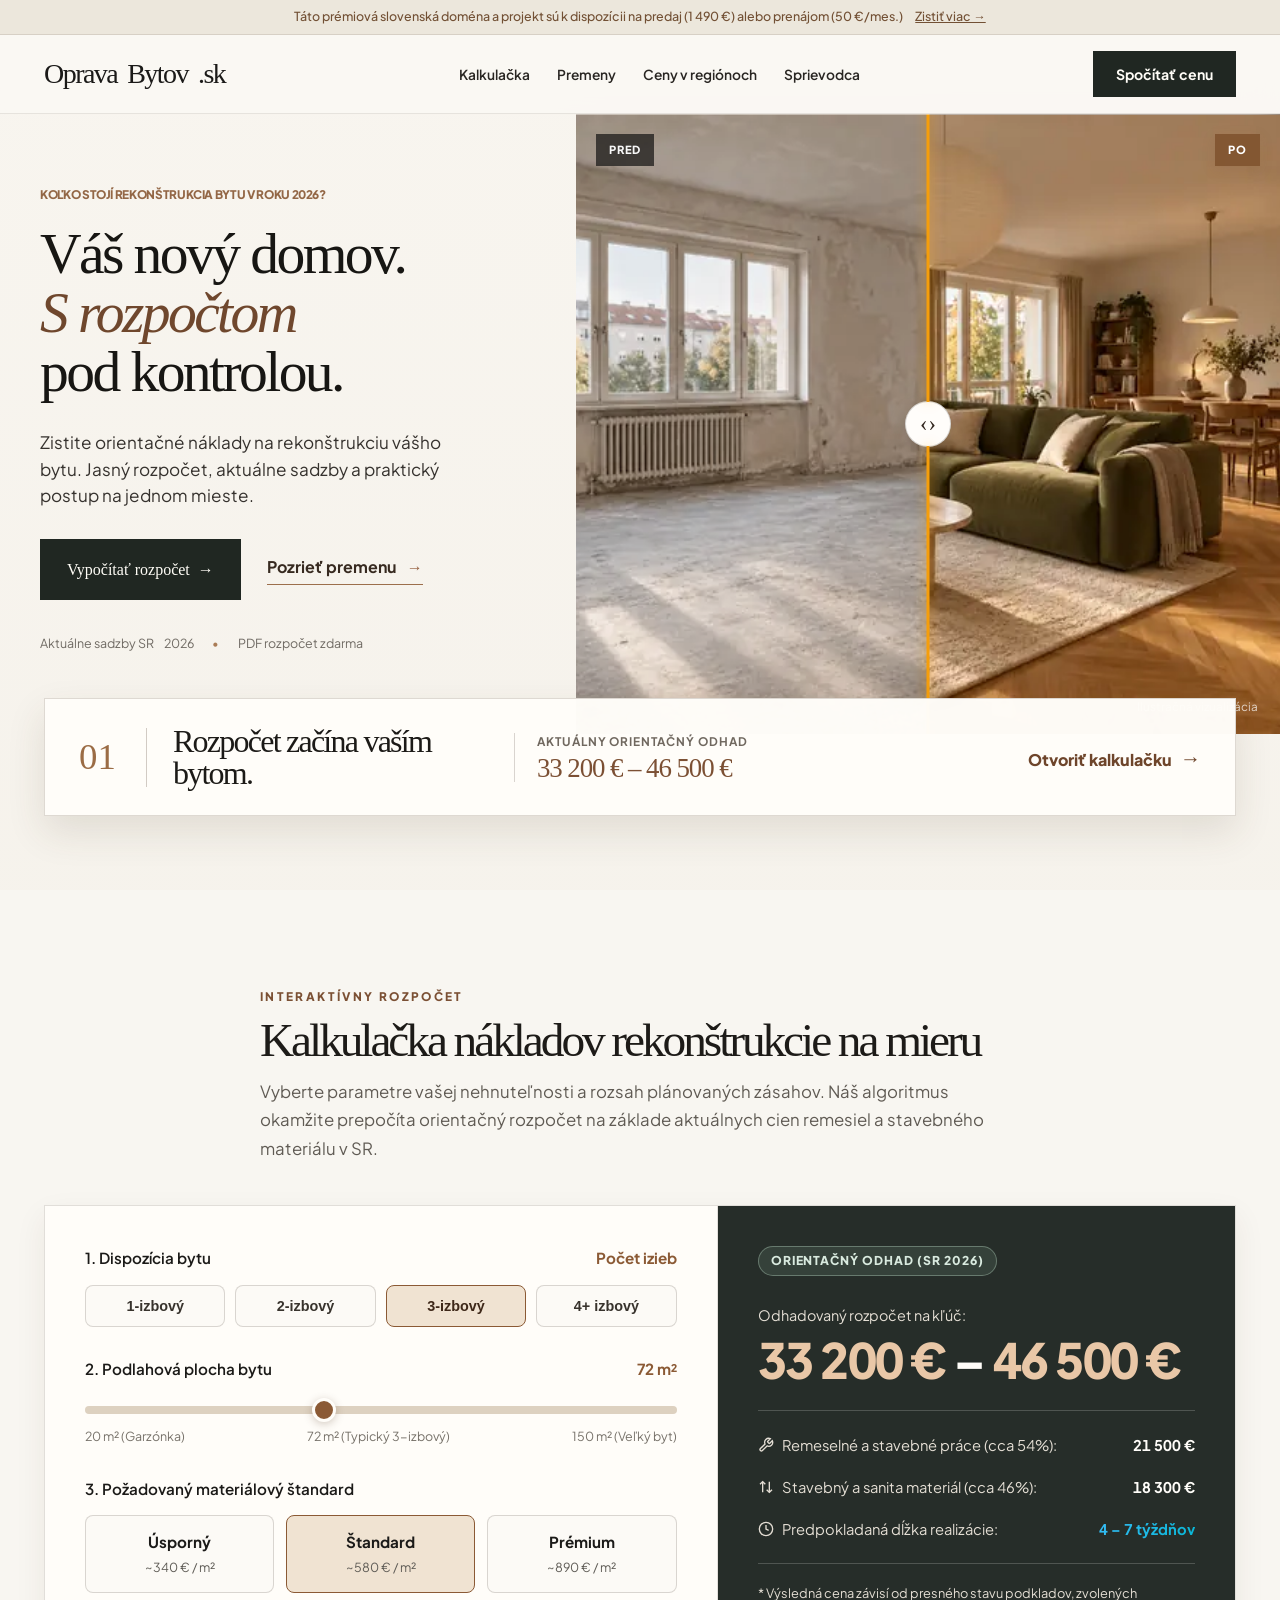
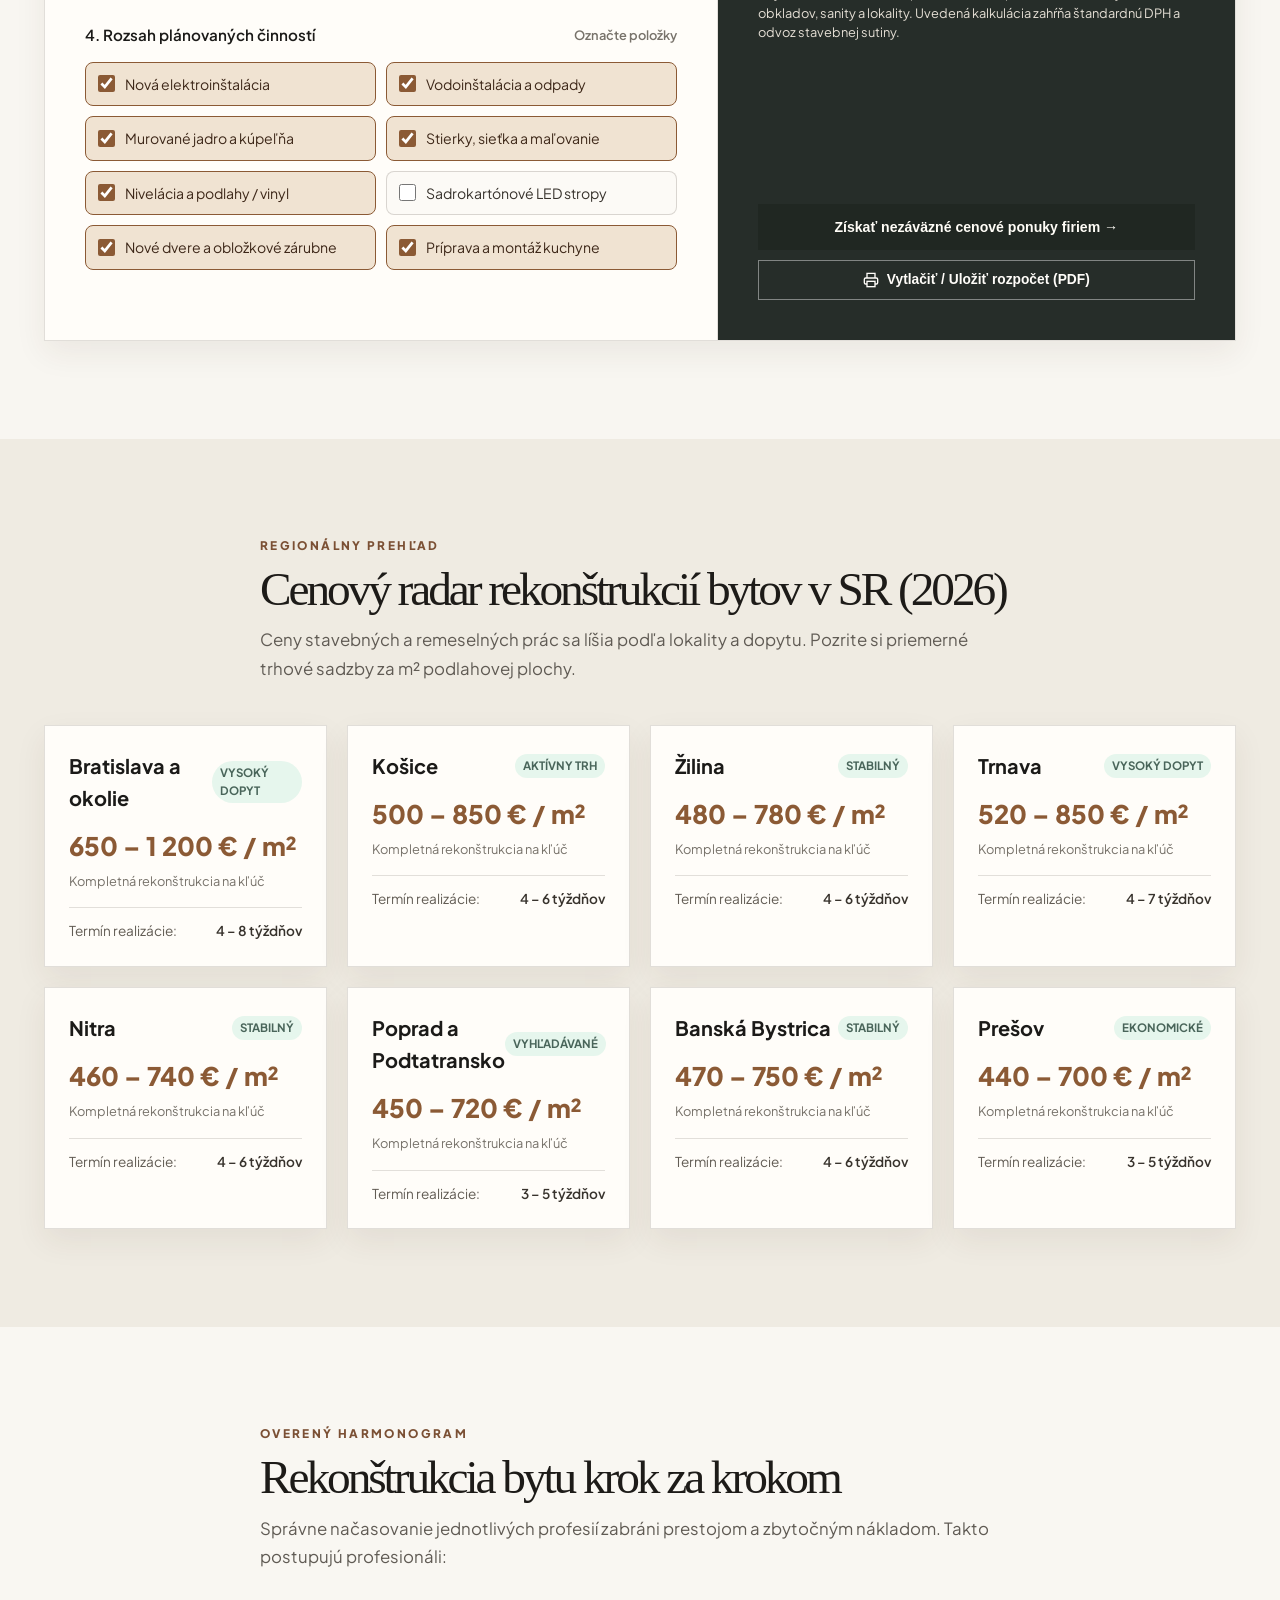
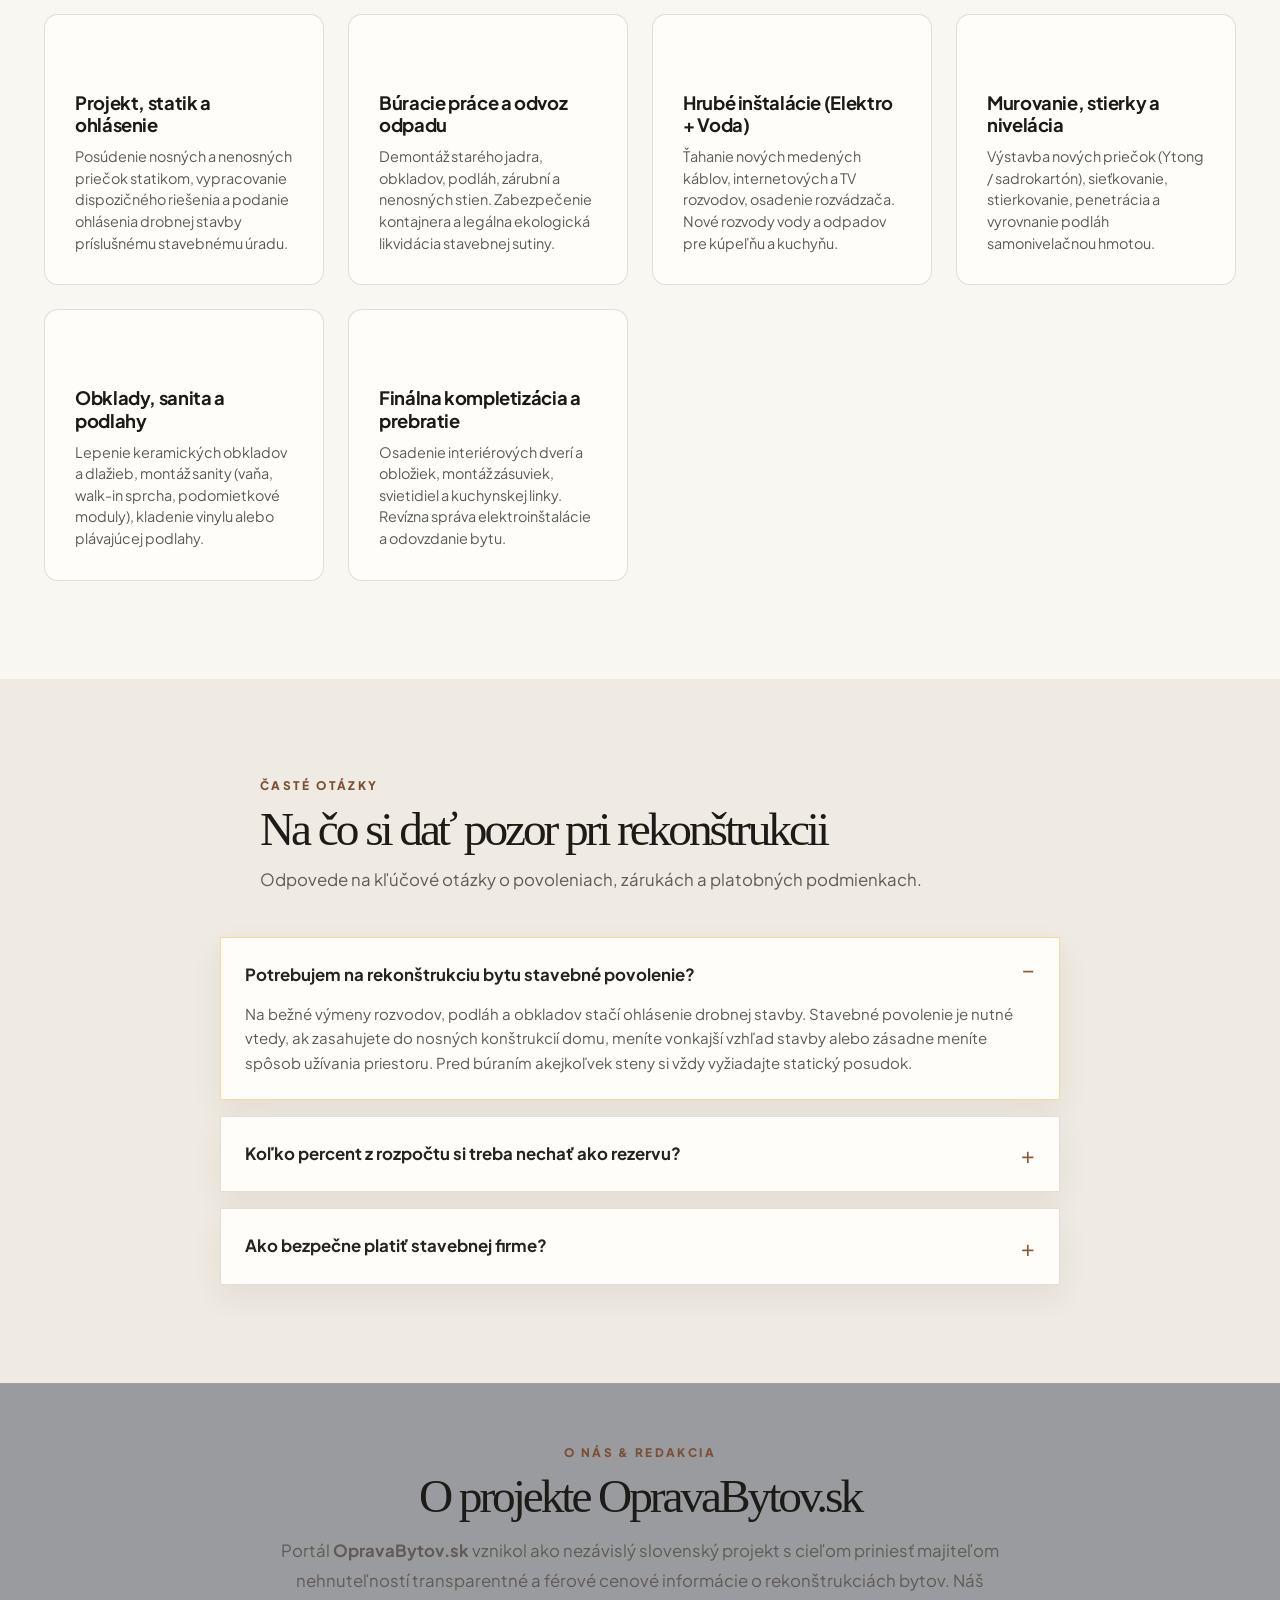
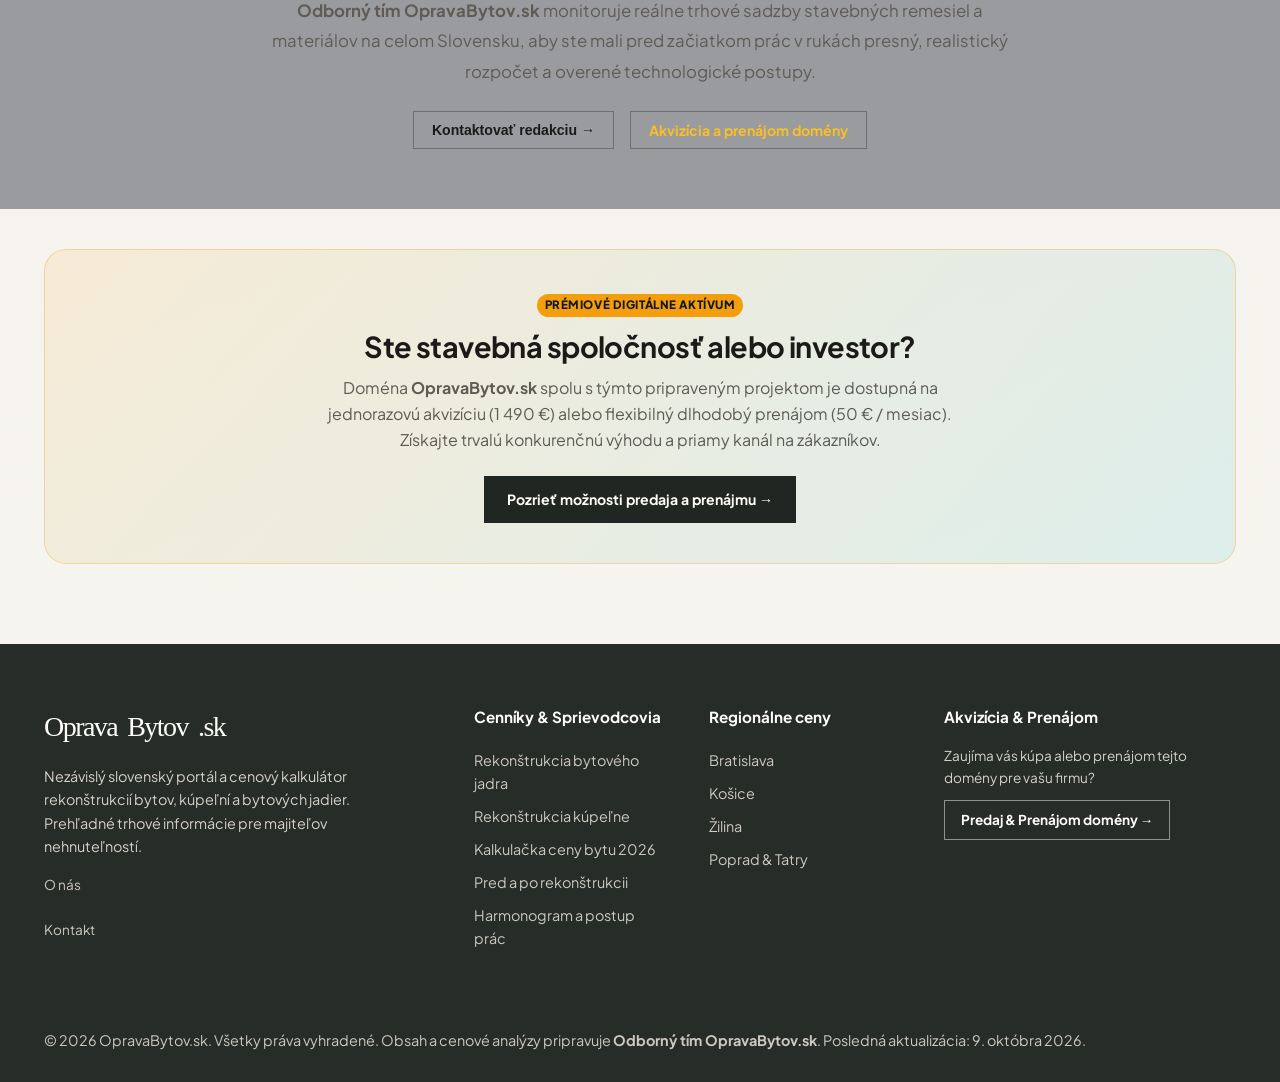
<file: index.html>
<!DOCTYPE html>
<html lang="sk">
<head>
  <meta charset="UTF-8">
  <meta name="viewport" content="width=device-width, initial-scale=1.0">
  <title>Rekonštrukcia bytu 2026: Kalkulačka ceny | OpravaBytov.sk</title>
  <meta name="description" content="Kalkulačka ceny rekonštrukcie bytu 2026: orientačný rozpočet podľa m² a štandardu, ceny za m² v krajských mestách SR a postup rekonštrukcie krok za krokom.">
  <meta name="author" content="Odborný tím OpravaBytov.sk">
  <meta name="referrer" content="strict-origin-when-cross-origin">
  <link rel="canonical" href="https://opravabytov.sk/">
  
  <!-- Open Graph / Meta -->
  <meta property="og:type" content="website">
  <meta property="og:url" content="https://opravabytov.sk/">
  <meta property="og:title" content="Rekonštrukcia bytu 2026: Kalkulačka ceny | OpravaBytov.sk">
  <meta property="og:description" content="Zistite presný orientačný rozpočet na rekonštrukciu bytu, jadra a kúpeľne pre celé Slovensko za 30 sekúnd.">
  <meta property="og:image" content="https://opravabytov.sk/assets/images/og-image.jpg">
  <meta name="twitter:card" content="summary_large_image">
  <meta name="twitter:title" content="Rekonštrukcia bytu 2026: Kalkulačka ceny | OpravaBytov.sk">
  <meta name="twitter:description" content="Interaktívna kalkulačka nákladov rekonštrukcie bytu a bytového jadra pre rok 2026. Aktuálne sadzby za m² v krajských mestách SR.">
  <meta name="twitter:image" content="https://opravabytov.sk/assets/images/og-image.jpg">
  <meta name="robots" content="index, follow, max-snippet:-1, max-image-preview:large, max-video-preview:-1">
  <meta name="keywords" content="rekonštrukcia bytu, kalkulačka rekonštrukcie, cena rekonštrukcie bytu 2026, rekonštrukcia bytového jadra, rekonštrukcia kúpeľne, oprava bytov">
  <meta name="theme-color" content="#070a12">
  <meta name="apple-mobile-web-app-status-bar-style" content="black-translucent">

  <!-- Schema.org Structured Data (JSON-LD) pre bohaté výsledky v Google -->
  <script type="application/ld+json">
  {
    "@context": "https://schema.org",
    "@graph": [
      {
        "@type": "WebSite",
        "@id": "https://opravabytov.sk/#website",
        "url": "https://opravabytov.sk/",
        "name": "OpravaBytov.sk",
        "description": "Slovenský cenový sprievodca a interaktívna kalkulačka nákladov rekonštrukcií bytov 2026",
        "inLanguage": "sk-SK"
      },
      {
        "@type": "WebPage",
        "@id": "https://opravabytov.sk/#webpage",
        "url": "https://opravabytov.sk/",
        "name": "Rekonštrukcia bytu 2026: Kalkulačka ceny",
        "description": "Objektívny sprievodca rekonštrukciou bytu v roku 2026. Interaktívna kalkulačka nákladov, trhové ceny a overené postupy.",
        "datePublished": "2026-01-15T08:00:00+01:00",
        "dateModified": "2026-10-09T13:00:00+02:00",
        "inLanguage": "sk-SK",
        "author": {
          "@type": "Organization",
          "name": "Odborný tím OpravaBytov.sk",
          "url": "https://opravabytov.sk/"
        },
        "publisher": {
          "@type": "Organization",
          "name": "OpravaBytov.sk",
          "url": "https://opravabytov.sk/"
        }
      },
      {
        "@type": "Organization",
        "@id": "https://opravabytov.sk/#organization",
        "name": "OpravaBytov.sk",
        "url": "https://opravabytov.sk/",
        "logo": "https://opravabytov.sk/assets/images/icon-512.png",
        "email": "peterkasperek.sk@gmail.com",
        "areaServed": "SK",
        "description": "Nezávislý slovenský portál a cenový kalkulátor pre rekonštrukcie bytov, kúpeľní a bytových jadier."
      },
      {
        "@type": "BreadcrumbList",
        "@id": "https://opravabytov.sk/#breadcrumbs",
        "itemListElement": [
          {
            "@type": "ListItem",
            "position": 1,
            "name": "Domov",
            "item": "https://opravabytov.sk/"
          },
          {
            "@type": "ListItem",
            "position": 2,
            "name": "Kalkulačka rekonštrukcie",
            "item": "https://opravabytov.sk/#kalkulacka"
          }
        ]
      },
      {
        "@type": "WebApplication",
        "@id": "https://opravabytov.sk/#calculator",
        "name": "Kalkulačka ceny rekonštrukcie bytu 2026",
        "url": "https://opravabytov.sk/#kalkulacka",
        "applicationCategory": "BusinessApplication",
        "operatingSystem": "All",
        "offers": {
          "@type": "Offer",
          "price": "0",
          "priceCurrency": "EUR"
        }
      },
      {
        "@type": "FAQPage",
        "@id": "https://opravabytov.sk/#faq",
        "mainEntity": [
          {
            "@type": "Question",
            "name": "Potrebujem na rekonštrukciu bytu stavebné povolenie?",
            "acceptedAnswer": {
              "@type": "Answer",
              "text": "Na bežné výmeny rozvodov, podláh a obkladov stačí ohlásenie drobnej stavby. Stavebné povolenie je nutné vtedy, ak zasahujete do nosných konštrukcií domu, meníte vonkajší vzhľad stavby alebo zásadne meníte spôsob užívania priestoru. Pred búraním akejkoľvek steny si vždy vyžiadajte statický posudok."
            }
          },
          {
            "@type": "Question",
            "name": "Koľko percent z rozpočtu si treba nechať ako rezervu?",
            "acceptedAnswer": {
              "@type": "Answer",
              "text": "Pri rekonštrukciách starších bytov sa takmer vždy objavia nepredvídané okolnosti – nerovné steny, zvetraný betón či skryté rozvody. Odborníci odporúčajú mať finančnú rezervu vo výške 10 až 15 % z celkového plánovaného rozpočtu."
            }
          },
          {
            "@type": "Question",
            "name": "Ako bezpečne platiť stavebnej firme?",
            "acceptedAnswer": {
              "@type": "Answer",
              "text": "Nikdy neplaťte celú sumu vopred. Štandardný a bezpečný postup je rozdelenie platby do etáp (záloha na materiál, priebežné platby po dokončení a prebratí jednotlivých fáz) a záverečná platba (5–10 %) po bezchybnom odovzdaní diela a doručení revíznych správ."
            }
          }
        ]
      }
    ]
  }
  </script>

  <!-- Preconnect pre maximálne zrýchlenie sieťových požiadaviek -->
  <link rel="preload" href="/assets/fonts/plus-jakarta-sans-latin.woff2" as="font" type="font/woff2" crossorigin>
  <link rel="preload" as="image" href="assets/images/hero-apartment-after.webp" imagesrcset="assets/images/hero-apartment-after-640w.webp 640w, assets/images/hero-apartment-after.webp 1280w" imagesizes="(max-width: 850px) 100vw, 60vw" fetchpriority="high">

  <link rel="manifest" href="/manifest.json">
  <link rel="stylesheet" href="assets/css/style.min.css?v=20261021-2">
  <link rel="icon" href="/favicon.ico" sizes="48x48">
  <link rel="icon" href="/assets/images/favicon.svg" type="image/svg+xml">
  <link rel="apple-touch-icon" href="/assets/images/apple-touch-icon.png">
</head>
<body>

  <!-- Blueprint ambientné pozadie -->
  <div class="blueprint-grid"></div>

  <!-- Horný banner: Akvizičná ponuka (Stratégia 3 + 7) -->
  <aside class="sale-banner">
    <div class="container">
      <a href="predaj.html">
        <span class="sale-pill">Exkluzívna príležitosť</span>
        Táto prémiová slovenská doména a projekt sú k dispozícii na predaj (1 490 €) alebo prenájom (50 €/mes.)
        <span style="text-decoration: underline; margin-left: 4px;">Zistiť viac &rarr;</span>
      </a>
    </div>
  </aside>

  <!-- Hlavná navigácia -->
  <header class="site-header">
    <div class="container nav-wrap">
      <a href="/" class="logo">
        <div class="logo-icon">
          <svg width="20" height="20" viewBox="0 0 24 24" fill="none" stroke="currentColor" stroke-width="2.5" stroke-linecap="round" stroke-linejoin="round">
            <path d="m3 9 9-7 9 7v11a2 2 0 0 1-2 2H5a2 2 0 0 1-2-2z"/>
            <polyline points="9 22 9 12 15 12 15 22"/>
          </svg>
        </div>
        Oprava<span>Bytov</span>.sk
      </a>

      <nav>
        <ul class="nav-links">
          <li><a href="#kalkulacka">Kalkulačka</a></li>
          <li><a href="#porovnanie">Premeny</a></li>
          <li><a href="#ceny">Ceny v regiónoch</a></li>
          <li><a href="#sprievodca">Sprievodca</a></li>
          <li class="nav-utility-link"><a href="rekonstrukcia-bytoveho-jadra.html">Bytové jadro</a></li>
          <li class="nav-utility-link"><a href="rekonstrukcia-kupelne.html">Kúpeľňa</a></li>
          <li class="nav-utility-link"><a href="#faq">FAQ</a></li>
          <li class="nav-utility-link"><a href="#o-nas">O nás</a></li>
          <li class="nav-utility-link"><a href="#" data-open-modal="contact" data-modal-type="kontakt">Kontakt</a></li>
          <li class="nav-utility-link"><a href="predaj.html">Predaj &amp; Prenájom</a></li>
        </ul>
      </nav>

      <div class="nav-actions">
        <a href="#kalkulacka" class="btn btn-primary btn-glow btn-header-cta">Spočítať cenu</a>
        <button type="button" class="mobile-menu-toggle" id="mobileMenuToggle" aria-label="Otvoriť navigačné menu" aria-expanded="false">
          <span class="hamburger-line"></span>
          <span class="hamburger-line"></span>
          <span class="hamburger-line"></span>
        </button>
      </div>
    </div>
  </header>

  <main>
    <!-- Hero Sekcia -->
    <section class="hero hero-editorial">
      <div class="container hero-editorial-grid">
        <div class="hero-copy">
          <h1 class="hero-seo-title">Koľko stojí rekonštrukcia bytu v roku 2026?</h1>
          <p class="hero-display">Váš nový domov.<br><em>S rozpočtom</em><br>pod kontrolou.</p>
          <p class="hero-lead">Zistite orientačné náklady na rekonštrukciu vášho bytu. Jasný rozpočet, aktuálne sadzby a praktický postup na jednom mieste.</p>
          <div class="hero-actions">
            <a href="#kalkulacka" class="btn btn-primary">Vypočítať rozpočet <span aria-hidden="true">→</span></a>
            <a href="#porovnanie" class="hero-text-link">Pozrieť premenu <span aria-hidden="true">→</span></a>
          </div>
          <div class="trust-badges-wrap" aria-label="Výhody kalkulačky">
            <div class="trust-badge-item">Aktuálne sadzby SR <time datetime="2026-10-09">2026</time></div>
            <div class="trust-badge-item">PDF rozpočet zdarma</div>
          </div>
        </div>

        <figure id="porovnanie" class="hero-transformation">
          <div class="compare-container">
            <div class="compare-image compare-before">
              <picture>
                <source media="(max-width: 640px)" srcset="assets/images/hero-apartment-before-640w.webp">
                <img src="assets/images/hero-apartment-before.webp" srcset="assets/images/hero-apartment-before-640w.webp 640w, assets/images/hero-apartment-before.webp 1280w" sizes="(max-width: 850px) 100vw, 60vw" width="1280" height="853" alt="Byt pred rekonštrukciou" loading="eager" decoding="async">
              </picture>
              <span class="compare-badge badge-before">Pred</span>
            </div>
            <div class="compare-image compare-after">
              <picture>
                <source media="(max-width: 640px)" srcset="assets/images/hero-apartment-after-640w.webp">
                <img src="assets/images/hero-apartment-after.webp" srcset="assets/images/hero-apartment-after-640w.webp 640w, assets/images/hero-apartment-after.webp 1280w" sizes="(max-width: 850px) 100vw, 60vw" width="1280" height="853" alt="Byt po rekonštrukcii" fetchpriority="high" loading="eager" decoding="async">
              </picture>
              <span class="compare-badge badge-after">Po</span>
            </div>
            <div class="compare-handle" aria-hidden="true"><span>‹</span><span>›</span></div>
            <input type="range" class="compare-slider-input" min="0" max="100" value="50" aria-label="Posuvník porovnania pred a po rekonštrukcii">
          </div>
          <figcaption>Ilustračná vizualizácia</figcaption>
        </figure>
      </div>
      <div class="container budget-preview-wrap">
        <a class="budget-preview" href="#kalkulacka">
          <span class="budget-step">01</span>
          <span class="budget-title">Rozpočet začína vaším bytom.</span>
          <span class="budget-live-estimate"><small>Aktuálny orientačný odhad</small><strong id="heroBudgetEstimate">33 200 € – 46 500 €</strong></span>
          <span class="budget-link">Otvoriť kalkulačku <b aria-hidden="true">→</b></span>
        </a>
      </div>
    </section>

    <!-- Kalkulačka Sekcia -->
    <section id="kalkulacka" class="section-calc">
      <div class="container">
        <div class="section-header">
          <span class="section-tag">Interaktívny rozpočet</span>
          <h2 class="section-title">Kalkulačka nákladov rekonštrukcie na mieru</h2>
          <p class="section-desc">
            Vyberte parametre vašej nehnuteľnosti a rozsah plánovaných zásahov. Náš algoritmus okamžite prepočíta orientačný rozpočet na základe aktuálnych cien remesiel a stavebného materiálu v SR.
          </p>
        </div>

        <div class="calc-card">
          <!-- Ovládacie prvky kalkulačky -->
          <div class="calc-controls">
            <!-- 1. Počet izieb -->
            <div class="calc-group">
              <div class="calc-label">
                <span>1. Dispozícia bytu</span>
                <span class="calc-hint">Počet izieb</span>
              </div>
              <div class="room-selector">
                <button type="button" class="room-btn" data-rooms="1">1-izbový</button>
                <button type="button" class="room-btn" data-rooms="2">2-izbový</button>
                <button type="button" class="room-btn active" data-rooms="3">3-izbový</button>
                <button type="button" class="room-btn" data-rooms="4">4+ izbový</button>
              </div>
            </div>

            <!-- 2. Výmera v m² -->
            <div class="calc-group">
              <div class="calc-label">
                <span>2. Podlahová plocha bytu</span>
                <span class="calc-hint" id="areaDisplay">72 m²</span>
              </div>
              <div class="slider-wrap">
                <input type="range" id="areaSlider" class="range-slider" min="20" max="150" value="72" step="1" aria-label="Podlahová plocha bytu v m²">
              </div>
              <div style="display: flex; justify-content: space-between; font-size: 0.78rem; color: var(--text-dim); margin-top: 6px;">
                <span>20 m² (Garzónka)</span>
                <span>72 m² (Typický 3-izbový)</span>
                <span>150 m² (Veľký byt)</span>
              </div>
            </div>

            <!-- 3. Úroveň štandardu -->
            <div class="calc-group">
              <div class="calc-label">
                <span>3. Požadovaný materiálový štandard</span>
              </div>
              <div class="standard-grid">
                <div class="standard-card" data-standard="usporny">
                  <div class="standard-name">Úsporný</div>
                  <div class="standard-rate">~340 € / m²</div>
                </div>
                <div class="standard-card active" data-standard="standard">
                  <div class="standard-name">Štandard</div>
                  <div class="standard-rate">~580 € / m²</div>
                </div>
                <div class="standard-card" data-standard="premium">
                  <div class="standard-name">Prémium</div>
                  <div class="standard-rate">~890 € / m²</div>
                </div>
              </div>
            </div>

            <!-- 4. Rozsah prác (Položky) -->
            <div class="calc-group">
              <div class="calc-label">
                <span>4. Rozsah plánovaných činností</span>
                <span style="font-size: 0.8rem; color: var(--text-dim);">Označte položky</span>
              </div>
              <div class="tasks-grid">
                <label class="task-checkbox-label checked">
                  <input type="checkbox" class="task-checkbox" data-task="electro" checked>
                  Nová elektroinštalácia
                </label>
                <label class="task-checkbox-label checked">
                  <input type="checkbox" class="task-checkbox" data-task="plumbing" checked>
                  Vodoinštalácia a odpady
                </label>
                <label class="task-checkbox-label checked">
                  <input type="checkbox" class="task-checkbox" data-task="bathroom" checked>
                  Murované jadro a kúpeľňa
                </label>
                <label class="task-checkbox-label checked">
                  <input type="checkbox" class="task-checkbox" data-task="walls" checked>
                  Stierky, sieťka a maľovanie
                </label>
                <label class="task-checkbox-label checked">
                  <input type="checkbox" class="task-checkbox" data-task="floors" checked>
                  Nivelácia a podlahy / vinyl
                </label>
                <label class="task-checkbox-label">
                  <input type="checkbox" class="task-checkbox" data-task="ceilings">
                  Sadrokartónové LED stropy
                </label>
                <label class="task-checkbox-label checked">
                  <input type="checkbox" class="task-checkbox" data-task="doors" checked>
                  Nové dvere a obložkové zárubne
                </label>
                <label class="task-checkbox-label checked">
                  <input type="checkbox" class="task-checkbox" data-task="kitchen" checked>
                  Príprava a montáž kuchyne
                </label>
              </div>
            </div>
          </div>

          <!-- Výsledkový panel -->
          <div class="calc-result-panel">
            <div>
              <span class="result-badge">Orientačný odhad (SR 2026)</span>
              
              <div class="price-display" aria-live="polite" aria-atomic="true">
                <div class="price-label">Odhadovaný rozpočet na kľúč:</div>
                <div class="price-range">
                  <span id="priceMin">33 200 €</span> – <span id="priceMax">46 500 €</span>
                </div>
              </div>

              <!-- Rozpad nákladov -->
              <div class="breakdown-list" aria-live="polite">
                <div class="breakdown-row">
                  <span class="label">
                    <svg width="16" height="16" viewBox="0 0 24 24" fill="none" stroke="currentColor" stroke-width="2"><path d="M14.7 6.3a1 1 0 0 0 0 1.4l1.6 1.6a1 1 0 0 0 1.4 0l3.77-3.77a6 6 0 0 1-7.94 7.94l-6.91 6.91a2.12 2.12 0 0 1-3-3l6.91-6.91a6 6 0 0 1 7.94-7.94l-3.76 3.76z"/></svg>
                    Remeselné a stavebné práce (cca 54%):
                  </span>
                  <span class="val" id="laborCost">21 500 €</span>
                </div>
                <div class="breakdown-row">
                  <span class="label">
                    <svg width="16" height="16" viewBox="0 0 24 24" fill="none" stroke="currentColor" stroke-width="2"><path d="m21 16-4 4-4-4"/><path d="M17 20V4"/><path d="m3 8 4-4 4 4"/><path d="M7 4v16"/></svg>
                    Stavebný a sanita materiál (cca 46%):
                  </span>
                  <span class="val" id="materialCost">18 300 €</span>
                </div>
                <div class="breakdown-row">
                  <span class="label">
                    <svg width="16" height="16" viewBox="0 0 24 24" fill="none" stroke="currentColor" stroke-width="2"><circle cx="12" cy="12" r="10"/><polyline points="12 6 12 12 16 14"/></svg>
                    Predpokladaná dĺžka realizácie:
                  </span>
                  <span class="val text-gradient-cyan" id="projectDuration">5 – 7 týždňov</span>
                </div>
              </div>

              <p style="font-size: 0.8rem; color: var(--text-dim); margin-bottom: 20px; line-height: 1.5;">
                * Výsledná cena závisí od presného stavu podkladov, zvolených obkladov, sanity a lokality. Uvedená kalkulácia zahŕňa štandardnú DPH a odvoz stavebnej sutiny.
              </p>
            </div>

            <div style="display: flex; flex-direction: column; gap: 10px;">
              <button type="button" class="btn btn-primary btn-glow" data-open-modal data-modal-type="dopyt" style="width: 100%; padding: 14px;">
                Získať nezáväzné cenové ponuky firiem &rarr;
              </button>
              <button type="button" id="printCalcBtn" class="btn btn-secondary" style="width: 100%; font-size: 0.86rem;">
                <svg width="16" height="16" viewBox="0 0 24 24" fill="none" stroke="currentColor" stroke-width="2"><polyline points="6 9 6 2 18 2 18 9"/><path d="M6 18H4a2 2 0 0 1-2-2v-5a2 2 0 0 1 2-2h16a2 2 0 0 1 2 2v5a2 2 0 0 1-2 2h-2"/><rect width="12" height="8" x="6" y="14"/></svg>
                Vytlačiť / Uložiť rozpočet (PDF)
              </button>
            </div>
          </div>
        </div>
      </div>
    </section>

    <!-- Cenový radar podľa slovenských miest -->
    <section id="ceny" class="section-cities">
      <div class="container">
        <div class="section-header">
          <span class="section-tag">Regionálny prehľad</span>
          <h2 class="section-title">Cenový radar rekonštrukcií bytov v SR (2026)</h2>
          <p class="section-desc">
            Ceny stavebných a remeselných prác sa líšia podľa lokality a dopytu. Pozrite si priemerné trhové sadzby za m² podlahovej plochy.
          </p>
        </div>

        <div class="cities-grid">
          <!-- Bratislava -->
          <div class="city-card">
            <div class="city-top">
              <span class="city-name">Bratislava a okolie</span>
              <span class="city-demand">Vysoký dopyt</span>
            </div>
            <div class="city-price-val">650 – 1 200 € / m²</div>
            <div class="city-price-sub">Kompletná rekonštrukcia na kľúč</div>
            <div class="city-details">
              <span>Termín realizácie:</span>
              <span class="city-duration">4 – 8 týždňov</span>
            </div>
          </div>

          <!-- Košice -->
          <div class="city-card">
            <div class="city-top">
              <span class="city-name">Košice</span>
              <span class="city-demand">Aktívny trh</span>
            </div>
            <div class="city-price-val">500 – 850 € / m²</div>
            <div class="city-price-sub">Kompletná rekonštrukcia na kľúč</div>
            <div class="city-details">
              <span>Termín realizácie:</span>
              <span class="city-duration">4 – 6 týždňov</span>
            </div>
          </div>

          <!-- Žilina -->
          <div class="city-card">
            <div class="city-top">
              <span class="city-name">Žilina</span>
              <span class="city-demand">Stabilný</span>
            </div>
            <div class="city-price-val">480 – 780 € / m²</div>
            <div class="city-price-sub">Kompletná rekonštrukcia na kľúč</div>
            <div class="city-details">
              <span>Termín realizácie:</span>
              <span class="city-duration">4 – 6 týždňov</span>
            </div>
          </div>

          <!-- Trnava -->
          <div class="city-card">
            <div class="city-top">
              <span class="city-name">Trnava</span>
              <span class="city-demand">Vysoký dopyt</span>
            </div>
            <div class="city-price-val">520 – 850 € / m²</div>
            <div class="city-price-sub">Kompletná rekonštrukcia na kľúč</div>
            <div class="city-details">
              <span>Termín realizácie:</span>
              <span class="city-duration">4 – 7 týždňov</span>
            </div>
          </div>

          <!-- Nitra -->
          <div class="city-card">
            <div class="city-top">
              <span class="city-name">Nitra</span>
              <span class="city-demand">Stabilný</span>
            </div>
            <div class="city-price-val">460 – 740 € / m²</div>
            <div class="city-price-sub">Kompletná rekonštrukcia na kľúč</div>
            <div class="city-details">
              <span>Termín realizácie:</span>
              <span class="city-duration">4 – 6 týždňov</span>
            </div>
          </div>

          <!-- Poprad & Tatry -->
          <div class="city-card">
            <div class="city-top">
              <span class="city-name">Poprad a Podtatransko</span>
              <span class="city-demand">Vyhľadávané</span>
            </div>
            <div class="city-price-val">450 – 720 € / m²</div>
            <div class="city-price-sub">Kompletná rekonštrukcia na kľúč</div>
            <div class="city-details">
              <span>Termín realizácie:</span>
              <span class="city-duration">3 – 5 týždňov</span>
            </div>
          </div>

          <!-- Banská Bystrica -->
          <div class="city-card">
            <div class="city-top">
              <span class="city-name">Banská Bystrica</span>
              <span class="city-demand">Stabilný</span>
            </div>
            <div class="city-price-val">470 – 750 € / m²</div>
            <div class="city-price-sub">Kompletná rekonštrukcia na kľúč</div>
            <div class="city-details">
              <span>Termín realizácie:</span>
              <span class="city-duration">4 – 6 týždňov</span>
            </div>
          </div>

          <!-- Prešov -->
          <div class="city-card">
            <div class="city-top">
              <span class="city-name">Prešov</span>
              <span class="city-demand">Ekonomické</span>
            </div>
            <div class="city-price-val">440 – 700 € / m²</div>
            <div class="city-price-sub">Kompletná rekonštrukcia na kľúč</div>
            <div class="city-details">
              <span>Termín realizácie:</span>
              <span class="city-duration">3 – 5 týždňov</span>
            </div>
          </div>
        </div>
      </div>
    </section>

    <!-- 6-krokový sprievodca rekonštrukciou -->
    <section id="sprievodca" class="section-guide">
      <div class="container">
        <div class="section-header">
          <span class="section-tag">Overený harmonogram</span>
          <h2 class="section-title">Rekonštrukcia bytu krok za krokom</h2>
          <p class="section-desc">
            Správne načasovanie jednotlivých profesií zabráni prestojom a zbytočným nákladom. Takto postupujú profesionáli:
          </p>
        </div>

        <div class="timeline-grid">
          <div class="step-card">
            <div class="step-num">01</div>
            <h3 class="step-title">Projekt, statik a ohlásenie</h3>
            <p class="step-desc">
              Posúdenie nosných a nenosných priečok statikom, vypracovanie dispozičného riešenia a podanie ohlásenia drobnej stavby príslušnému stavebnému úradu.
            </p>
          </div>

          <div class="step-card">
            <div class="step-num">02</div>
            <h3 class="step-title">Búracie práce a odvoz odpadu</h3>
            <p class="step-desc">
              Demontáž starého jadra, obkladov, podláh, zárubní a nenosných stien. Zabezpečenie kontajnera a legálna ekologická likvidácia stavebnej sutiny.
            </p>
          </div>

          <div class="step-card">
            <div class="step-num">03</div>
            <h3 class="step-title">Hrubé inštalácie (Elektro + Voda)</h3>
            <p class="step-desc">
              Ťahanie nových medených káblov, internetových a TV rozvodov, osadenie rozvádzača. Nové rozvody vody a odpadov pre kúpeľňu a kuchyňu.
            </p>
          </div>

          <div class="step-card">
            <div class="step-num">04</div>
            <h3 class="step-title">Murovanie, stierky a nivelácia</h3>
            <p class="step-desc">
              Výstavba nových priečok (Ytong / sadrokartón), sieťkovanie, stierkovanie, penetrácia a vyrovnanie podláh samonivelačnou hmotou.
            </p>
          </div>

          <div class="step-card">
            <div class="step-num">05</div>
            <h3 class="step-title">Obklady, sanita a podlahy</h3>
            <p class="step-desc">
              Lepenie keramických obkladov a dlažieb, montáž sanity (vaňa, walk-in sprcha, podomietkové moduly), kladenie vinylu alebo plávajúcej podlahy.
            </p>
          </div>

          <div class="step-card">
            <div class="step-num">06</div>
            <h3 class="step-title">Finálna kompletizácia a prebratie</h3>
            <p class="step-desc">
              Osadenie interiérových dverí a obložiek, montáž zásuviek, svietidiel a kuchynskej linky. Revízna správa elektroinštalácie a odovzdanie bytu.
            </p>
          </div>
        </div>
      </div>
    </section>

    <!-- FAQ Sekcia -->
    <section id="faq" class="section-faq">
      <div class="container">
        <div class="section-header">
          <span class="section-tag">Časté otázky</span>
          <h2 class="section-title">Na čo si dať pozor pri rekonštrukcii</h2>
          <p class="section-desc">
            Odpovede na kľúčové otázky o povoleniach, zárukách a platobných podmienkach.
          </p>
        </div>

        <div class="faq-list">
          <details class="faq-item" open>
            <summary class="faq-q">
              Potrebujem na rekonštrukciu bytu stavebné povolenie?
            </summary>
            <div class="faq-a">
              Na bežné výmeny rozvodov, podláh a obkladov stačí ohlásenie drobnej stavby. Stavebné povolenie je nutné vtedy, ak zasahujete do nosných konštrukcií domu, meníte vonkajší vzhľad stavby alebo zásadne meníte spôsob užívania priestoru. Pred búraním akejkoľvek steny si vždy vyžiadajte statický posudok.
            </div>
          </details>

          <details class="faq-item">
            <summary class="faq-q">
              Koľko percent z rozpočtu si treba nechať ako rezervu?
            </summary>
            <div class="faq-a">
              Pri rekonštrukciách starších bytov (najmä v panelových a tehlových domoch zo 70.–90. rokov) sa takmer vždy objavia nepredvídané okolnosti – nerovné steny, zvetraný betón či skryté rozvody. Odborníci odporúčajú mať finančnú rezervu vo výške 10 až 15 % z celkového plánovaného rozpočtu.
            </div>
          </details>

          <details class="faq-item">
            <summary class="faq-q">
              Ako bezpečne platiť stavebnej firme?
            </summary>
            <div class="faq-a">
              Nikdy neplaťte celú sumu vopred. Štandardný a bezpečný postup je rozdelenie platby do etáp (záloha na materiál, priebežné platby po dokončení a prebratí jednotlivých fáz ako búranie, inštalácie, omietky) a záverečná platba (5–10 %) po bezchybnom odovzdaní diela a doručení revíznych správ.
            </div>
          </details>
        </div>
      </div>
    </section>

    <!-- O nás Sekcia -->
    <section id="o-nas" style="padding: 60px 0; border-top: 1px solid rgba(255,255,255,0.06); background: rgba(15, 23, 42, 0.4);">
      <div class="container">
        <div style="max-width: 760px; margin: 0 auto; text-align: center;">
          <span class="section-tag">O nás & Redakcia</span>
          <h2 class="section-title">O projekte OpravaBytov.sk</h2>
          <p class="section-desc" style="line-height: 1.8; margin-top: 16px;">
            Portál <strong>OpravaBytov.sk</strong> vznikol ako nezávislý slovenský projekt s cieľom priniesť majiteľom nehnuteľností transparentné a férové cenové informácie o rekonštrukciách bytov. Náš <strong>Odborný tím OpravaBytov.sk</strong> monitoruje reálne trhové sadzby stavebných remesiel a materiálov na celom Slovensku, aby ste mali pred začiatkom prác v rukách presný, realistický rozpočet a overené technologické postupy.
          </p>
          <div style="margin-top: 24px; display: flex; justify-content: center; gap: 16px; flex-wrap: wrap;">
            <button type="button" data-open-modal="contact" data-modal-type="kontakt" class="btn btn-secondary btn-sm">
              Kontaktovať redakciu &rarr;
            </button>
            <a href="predaj.html" class="btn btn-secondary btn-sm" style="color: #fbbf24;">
              Akvizícia a prenájom domény
            </a>
          </div>
        </div>
      </div>
    </section>

    <!-- Diskrétny banner pre predaj a prenájom projektu -->
    <section style="padding: 40px 0 80px;">
      <div class="container">
        <div style="background: linear-gradient(135deg, rgba(245, 158, 11, 0.1), rgba(6, 182, 212, 0.1)); border: 1px solid rgba(245, 158, 11, 0.3); border-radius: var(--radius-lg); padding: 40px; text-align: center;">
          <span class="sale-pill" style="margin-bottom: 12px; display: inline-block;">Prémiové digitálne aktívum</span>
          <h3 style="font-size: 1.8rem; margin-bottom: 12px;">Ste stavebná spoločnosť alebo investor?</h3>
          <p style="color: var(--text-muted); max-width: 650px; margin: 0 auto 24px;">
            Doména <strong>OpravaBytov.sk</strong> spolu s týmto pripraveným projektom je dostupná na jednorazovú akvizíciu (1 490 €) alebo flexibilný dlhodobý prenájom (50 € / mesiac). Získajte trvalú konkurenčnú výhodu a priamy kanál na zákazníkov.
          </p>
          <a href="predaj.html" class="btn btn-primary btn-glow">
            Pozrieť možnosti predaja a prenájmu &rarr;
          </a>
        </div>
      </div>
    </section>
  </main>

  <!-- Pätička -->
  <footer class="site-footer">
    <div class="container">
      <div class="footer-grid">
        <div class="footer-col">
          <div class="logo" style="margin-bottom: 16px;">
            <div class="logo-icon">
              <svg width="18" height="18" viewBox="0 0 24 24" fill="none" stroke="currentColor" stroke-width="2.5"><path d="m3 9 9-7 9 7v11a2 2 0 0 1-2 2H5a2 2 0 0 1-2-2z"/><polyline points="9 22 9 12 15 12 15 22"/></svg>
            </div>
            Oprava<span>Bytov</span>.sk
          </div>
          <p style="color: var(--text-dim); line-height: 1.6; max-width: 320px; margin-bottom: 12px;">
            Nezávislý slovenský portál a cenový kalkulátor rekonštrukcií bytov, kúpeľní a bytových jadier. Prehľadné trhové informácie pre majiteľov nehnuteľností.
          </p>
          <ul class="footer-links" style="display: flex; gap: 16px; font-size: 0.85rem;">
            <li><a href="#o-nas">O nás</a></li>
            <li><a href="#" data-open-modal="contact" data-modal-type="kontakt">Kontakt</a></li>
          </ul>
        </div>

        <div class="footer-col">
          <div class="footer-heading">Cenníky & Sprievodcovia</div>
          <ul class="footer-links">
            <li><a href="rekonstrukcia-bytoveho-jadra.html">Rekonštrukcia bytového jadra</a></li>
            <li><a href="rekonstrukcia-kupelne.html">Rekonštrukcia kúpeľne</a></li>
            <li><a href="#kalkulacka">Kalkulačka ceny bytu 2026</a></li>
            <li><a href="#porovnanie">Pred a po rekonštrukcii</a></li>
            <li><a href="#sprievodca">Harmonogram a postup prác</a></li>
          </ul>
        </div>

        <div class="footer-col">
          <div class="footer-heading">Regionálne ceny</div>
          <ul class="footer-links">
            <li><a href="#ceny">Bratislava</a></li>
            <li><a href="#ceny">Košice</a></li>
            <li><a href="#ceny">Žilina</a></li>
            <li><a href="#ceny">Poprad & Tatry</a></li>
          </ul>
        </div>

        <div class="footer-col">
          <div class="footer-heading">Akvizícia & Prenájom</div>
          <p style="color: var(--text-dim); margin-bottom: 12px; font-size: 0.85rem;">
            Zaujíma vás kúpa alebo prenájom tejto domény pre vašu firmu?
          </p>
          <a href="predaj.html" class="btn btn-secondary" style="padding: 8px 16px; font-size: 0.85rem;">
            Predaj & Prenájom domény &rarr;
          </a>
        </div>
      </div>

      <div class="footer-bottom">
        <div>
          &copy; 2026 OpravaBytov.sk. Všetky práva vyhradené. Obsah a cenové analýzy pripravuje <strong>Odborný tím OpravaBytov.sk</strong>. Posledná aktualizácia: <time datetime="2026-10-09">9. októbra 2026</time>.
        </div>
      </div>
    </div>
  </footer>

  <!-- Plávajúci Sklenený Status Bar Kalkulačky (Glassmorphic Bar) -->
  <aside id="calcStickyBar" class="calc-sticky-bar" aria-label="Súhrn kalkulácie">
    <div class="container sticky-bar-inner">
      <div class="sticky-bar-left">
        <div class="sticky-pulse"></div>
        <div class="sticky-bar-info">
          <span class="sticky-bar-label">Váš odhad rekonštrukcie:</span>
          <div class="sticky-bar-price">
            <span id="stickyPriceMin">33 200 €</span> – <span id="stickyPriceMax">46 500 €</span>
          </div>
        </div>
        <div class="sticky-bar-spec" id="stickySpec">3-izbový • 72 m² • Štandard</div>
      </div>
      <div class="sticky-bar-actions">
        <a href="#kalkulacka" class="btn btn-secondary btn-sm">Upraviť v kalkulačke</a>
        <button type="button" class="btn btn-primary btn-glow btn-sm" data-open-modal="contact" data-modal-type="dopyt">
          Získať ponuku &rarr;
        </button>
      </div>
    </div>
  </aside>

  <!-- Modálne okno pre dopyt / kontakt -->
  <dialog id="contactModal" class="modal-dialog" aria-labelledby="modalTitle">
    <div class="modal-content">
      <button type="button" class="modal-close" aria-label="Zavrieť modálne okno">&times;</button>
      <h3 id="modalTitle" style="font-size: 1.4rem; margin-bottom: 8px;">Získať nezáväznú cenovú ponuku</h3>
      <p style="color: var(--text-muted); font-size: 0.88rem; margin-bottom: 24px;">
        Vyplňte základné údaje a obdržíte orientačnú kalkuláciu a možnosti realizácie pre vašu lokalitu.
      </p>

      <form id="contactForm">
        <input type="hidden" id="modalSubject" name="subject" value="Dopyt na rekonštrukciu">

        <div class="form-group">
          <label for="fName">Meno a priezvisko</label>
          <input type="text" id="fName" name="name" class="form-input" placeholder="napr. Peter Novák" required>
        </div>

        <div class="form-group">
          <label for="fPhone">Telefónne číslo</label>
          <input type="tel" id="fPhone" name="phone" class="form-input" placeholder="napr. 090X 123 456" required>
        </div>

        <div class="form-group">
          <label for="fEmail">E-mailová adresa</label>
          <input type="email" id="fEmail" name="email" class="form-input" placeholder="peter@priklad.sk" required>
        </div>

        <div class="form-group">
          <label for="fCity">Lokalita (Mesto / Obec)</label>
          <input type="text" id="fCity" name="city" class="form-input" placeholder="napr. Poprad / Bratislava" required>
        </div>

        <div class="form-group">
          <label for="fMsg">Stručný popis plánovanej rekonštrukcie (nepovinné)</label>
          <textarea id="fMsg" name="message" class="form-textarea" rows="3" placeholder="Typ bytu, poschodie, termín realizácie..."></textarea>
        </div>

        <button type="submit" class="btn btn-primary btn-glow" style="width: 100%; padding: 14px; font-weight: 700;">
          Odoslať nezáväzný dopyt &rarr;
        </button>
      </form>
    </div>
  </dialog>

  <!-- Dedikovaný A4 certifikát / protokol rozpočtu pre tlač & PDF export (v <template> pre Single Source of Truth a elimináciu statických anomálií v SEO) -->
  <template id="pdfPrintTemplate">
    <div id="printSheet" class="print-sheet" aria-hidden="true">
      <div class="print-header">
        <div class="print-brand">
          <div class="print-logo-text">OpravaBytov<span>.sk</span></div>
          <div class="print-tagline">Nezávislý cenový sprievodca a kalkulátor nákladov rekonštrukcie</div>
        </div>
        <div class="print-meta">
          <div class="print-meta-item"><strong>Dokument:</strong> Orientačná kalkulácia nákladov</div>
          <div class="print-meta-item"><strong>Dátum vystavenia:</strong> <span id="printDate">--</span></div>
          <div class="print-meta-item"><strong>Kód kalkulácie:</strong> <span id="printCode">#OB-2026</span></div>
          <div class="print-meta-item"><strong>Platnosť cenníkov:</strong> Rok 2026 (Slovenská republika)</div>
        </div>
      </div>

      <div class="print-section">
        <h3 class="print-section-title">1. Zadané parametre nehnuteľnosti</h3>
        <div class="print-grid-2">
          <div class="print-param-box">
            <span class="print-param-label">Typ bytu:</span>
            <span class="print-param-val" id="printRooms">--</span>
          </div>
          <div class="print-param-box">
            <span class="print-param-label">Podlahová výmera:</span>
            <span class="print-param-val" id="printArea">--</span>
          </div>
          <div class="print-param-box">
            <span class="print-param-label">Úroveň štandardu:</span>
            <span class="print-param-val" id="printStandard">--</span>
          </div>
          <div class="print-param-box">
            <span class="print-param-label">Predpokladaná dĺžka:</span>
            <span class="print-param-val" id="printDuration">--</span>
          </div>
        </div>
      </div>

      <div class="print-section">
        <h3 class="print-section-title">2. Rozsah plánovaných stavebných a remeselných prác</h3>
        <div class="print-tasks-grid" id="printTasksList">
          <!-- Generované dynamicky z JS -->
        </div>
      </div>

      <div class="print-section">
        <h3 class="print-section-title">3. Finančná rekapitulácia nákladov (Orientačný odhad)</h3>
        <table class="print-table">
          <thead>
            <tr>
              <th>Položka nákladu</th>
              <th style="width: 110px; text-align: center;">Pomer</th>
              <th style="width: 170px; text-align: right;">Orientačná suma</th>
            </tr>
          </thead>
          <tbody>
            <tr>
              <td>
                <strong>Remeselné a stavebné práce</strong>
                <div class="print-subtext">Búranie, elektroinštalácia, vodoinštalácia, obklady, stierky, montáže podláh a dverí</div>
              </td>
              <td style="text-align: center; color: #64748b;">cca 54 %</td>
              <td style="text-align: right; font-weight: 700;" id="printLaborCost">-- €</td>
            </tr>
            <tr>
              <td>
                <strong>Stavebný, inštalačný a sanita materiál</strong>
                <div class="print-subtext">Kabeláž, rozvádzače, potrubia, penetrácie, lepidlá, omietky, sanita, batérie, obklady</div>
              </td>
              <td style="text-align: center; color: #64748b;">cca 46 %</td>
              <td style="text-align: right; font-weight: 700;" id="printMaterialCost">-- €</td>
            </tr>
            <tr class="print-table-total">
              <td colspan="2">
                <strong>CELKOVÝ ORIENTAČNÝ ROZPOČET (vrátane DPH a odvozu sutiny):</strong>
              </td>
              <td style="text-align: right;" class="print-total-price" id="printTotalPrice">
                -- €
              </td>
            </tr>
          </tbody>
        </table>
      </div>

      <div class="print-info-box">
        <h4>Dôležité upozornenie a odborné odporúčania k realizácii:</h4>
        <p>
          Tento rozpočet bol vygenerovaný nezávislým kalkulátorom <strong>OpravaBytov.sk</strong> na základe trhových priemerov remeselných a materiálových cien v SR pre rok 2026. Presná suma závisí od fyzickej obhliadky na mieste, rovinnosti stien a podláh a finálnej špecifikácie materiálov. Pri výbere dodávateľa vždy vyžadujte písomnú <em>Zmluvu o dielo</em>, presný položkový rozpočet (výkaz výmer), harmonogram míľnikov a zádržné 10 % z celkovej ceny až do úspešného prevzatia diela bez vád a nedorobkov.
        </p>
      </div>

      <div class="print-footer">
        <div class="print-footer-left">
          <strong>OpravaBytov.sk</strong> &bull; Nezávislý stavebný portál &bull; Web: www.opravabytov.sk &bull; E-mail: info@opravabytov.sk
        </div>
        <div class="print-footer-right">
          Strana 1 / 1
        </div>
      </div>
    </div>
  </template>

  <!-- Kinetické scrollovanie a animácie (Lenis & GSAP) s asynchrónnym defer načítaním bez blokovania vykreslenia -->
  <script defer src="assets/js/vendor/lenis.min.js?v=1.1.18"></script>
  <script defer src="assets/js/vendor/gsap.min.js?v=3.12.7"></script>
  <script defer src="assets/js/vendor/ScrollTrigger.min.js?v=3.12.7"></script>
  <script defer src="assets/js/main.min.js?v=20261022"></script>
</body>
</html>
</file>
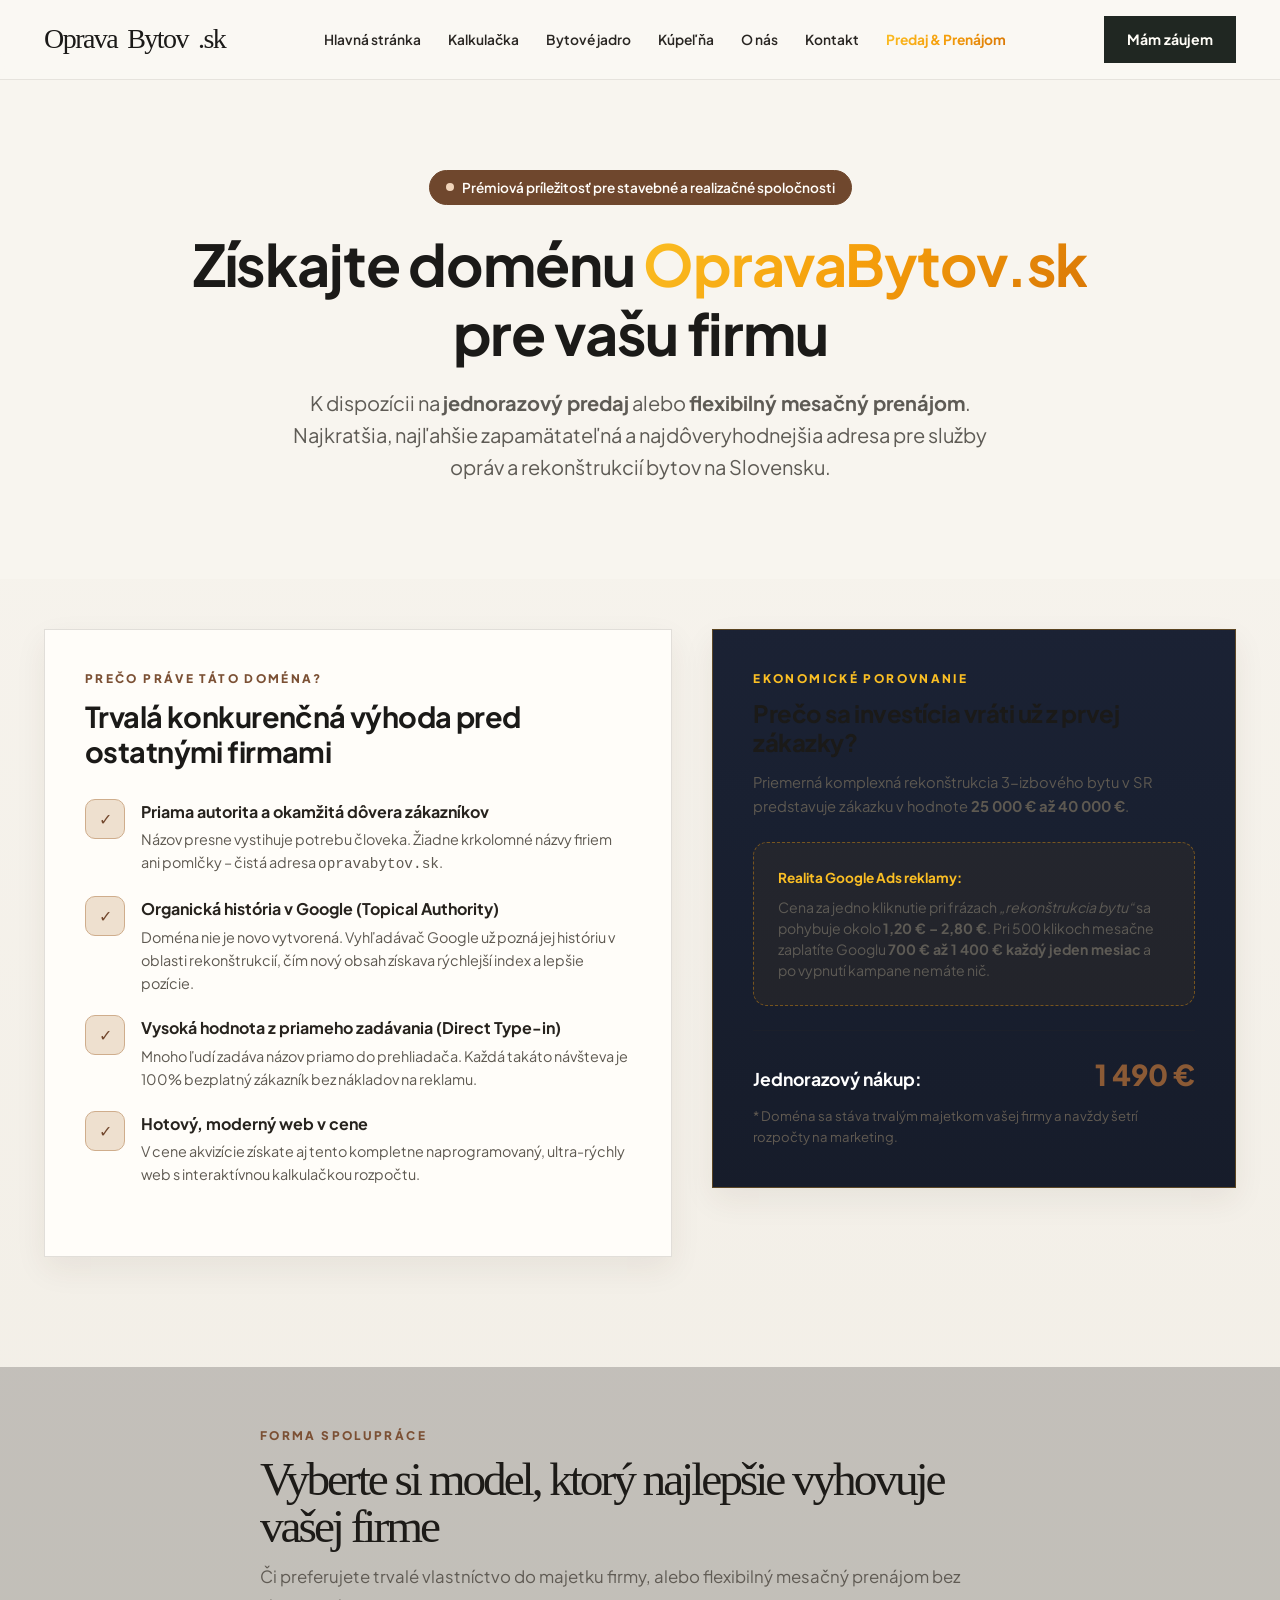
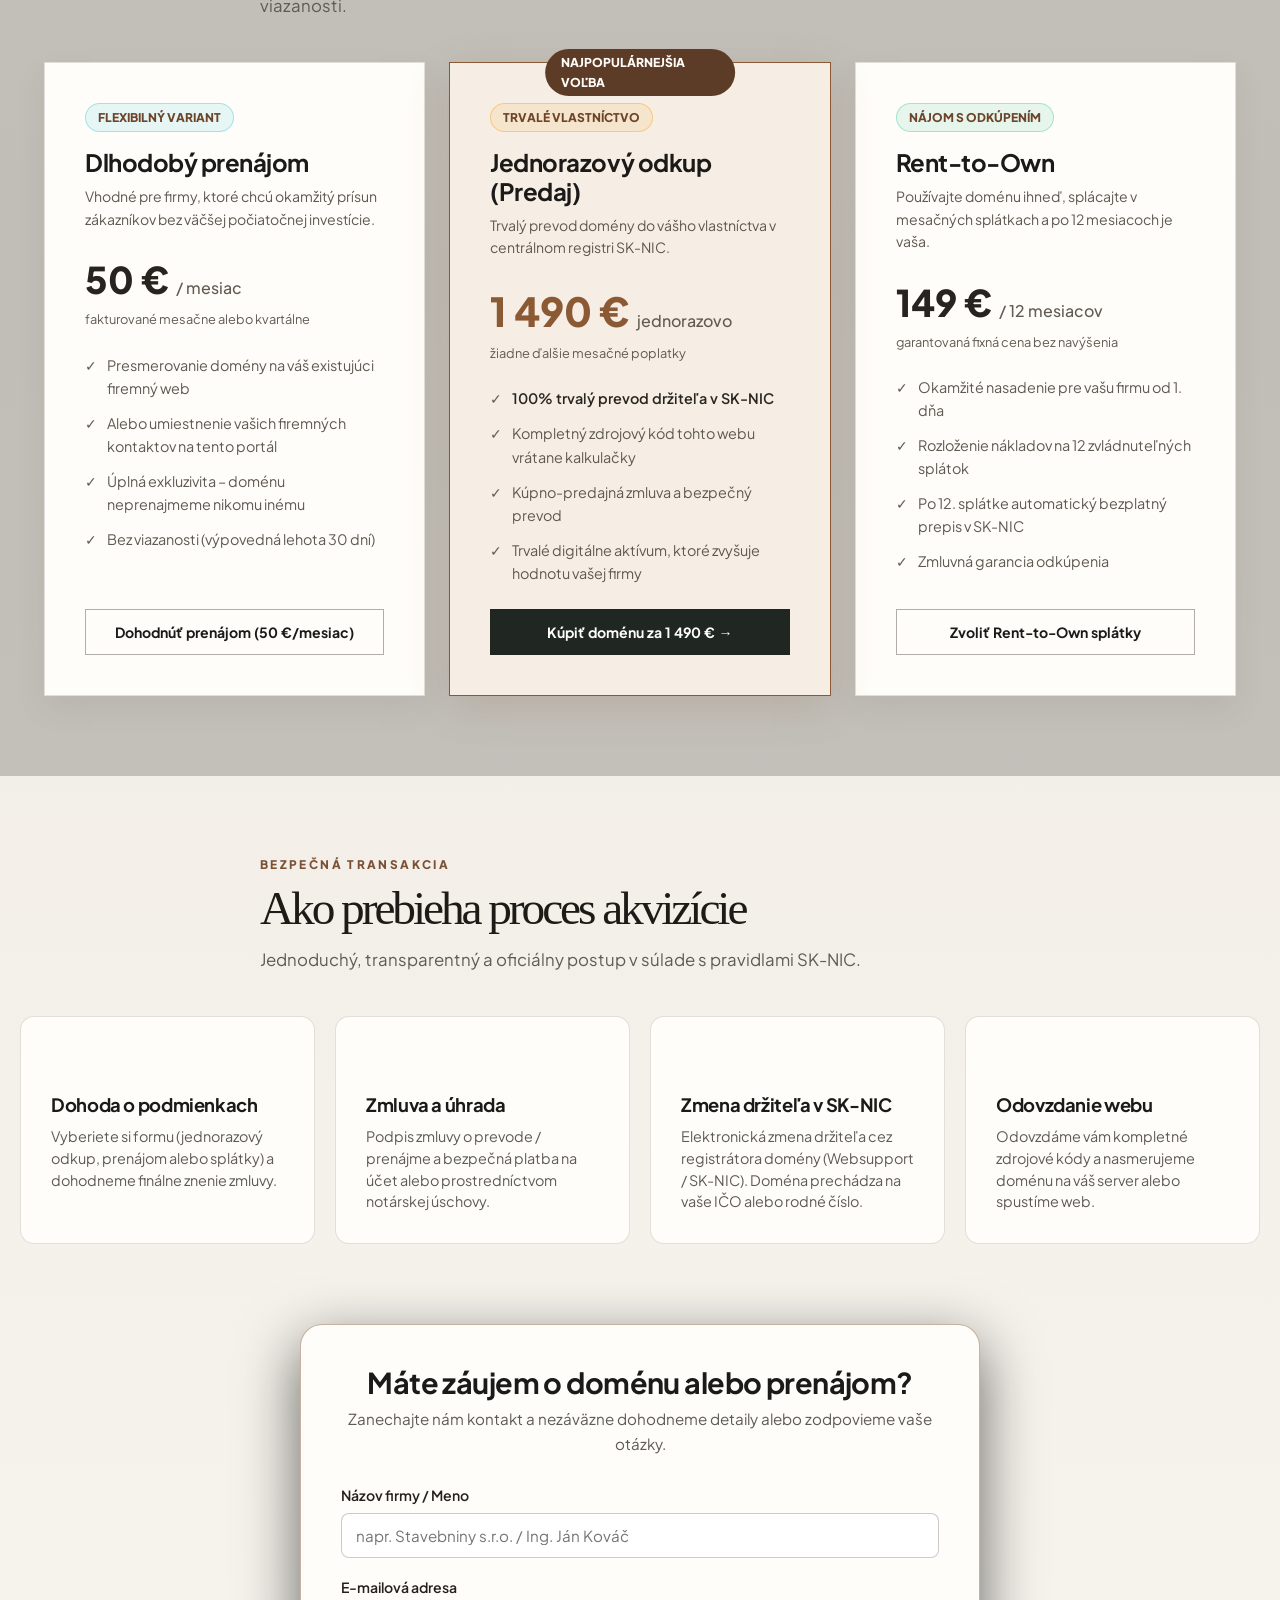
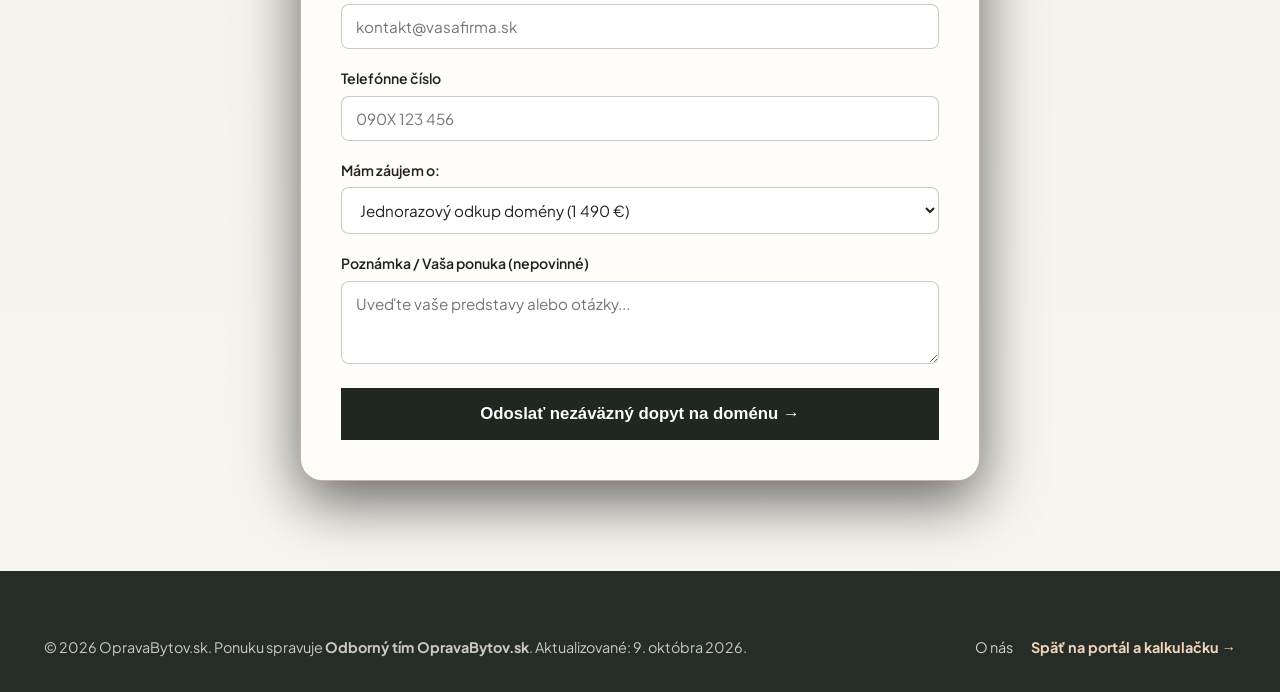
<file: predaj.html>
<!DOCTYPE html>
<html lang="sk">
<head>
  <meta charset="UTF-8">
  <meta name="viewport" content="width=device-width, initial-scale=1.0">
  <title>Predaj a prenájom domény | OpravaBytov.sk</title>
  <meta name="description" content="Prémiová slovenská doména OpravaBytov.sk na predaj alebo dlhodobý prenájom pre stavebné a rekonštrukčné firmy. Získajte priamy prístup k zákazníkom.">
  <meta name="author" content="Odborný tím OpravaBytov.sk">
  <meta name="referrer" content="strict-origin-when-cross-origin">
  <link rel="canonical" href="https://opravabytov.sk/predaj.html">

  <!-- Open Graph -->
  <meta property="og:type" content="article">
  <meta property="og:url" content="https://opravabytov.sk/predaj.html">
  <meta property="og:title" content="Akvizícia a prenájom domény OpravaBytov.sk | 1 490 € / 50 € mes.">
  <meta property="og:description" content="Prémiová slovenská doména OpravaBytov.sk na predaj alebo dlhodobý prenájom pre stavebné a rekonštrukčné firmy.">
  <meta property="og:image" content="https://opravabytov.sk/assets/images/og-image.jpg">
  <meta name="twitter:card" content="summary_large_image">
  <meta name="twitter:title" content="Akvizícia a prenájom domény OpravaBytov.sk | 1 490 € / 50 € mes.">
  <meta name="twitter:description" content="Prémiová slovenská doména OpravaBytov.sk na predaj alebo dlhodobý prenájom pre stavebné a rekonštrukčné firmy.">
  <meta name="twitter:image" content="https://opravabytov.sk/assets/images/og-image.jpg">
  <meta name="robots" content="noindex, follow">
  <meta name="keywords" content="predaj domény, prenájom domény, opravabytov.sk, doména na predaj, digitálne aktívum, stavebný portál">
  <meta name="theme-color" content="#070a12">
  <meta name="apple-mobile-web-app-status-bar-style" content="black-translucent">

  <!-- Schema.org Product & Offers (Predaj / Prenájom) -->
  <script type="application/ld+json">
  {
    "@context": "https://schema.org",
    "@type": "Product",
    "name": "Doména a projekt OpravaBytov.sk",
    "description": "Prémiová generická slovenská doména a webový portál pre rekonštrukcie a opravy bytov na Slovensku.",
    "category": "Domain Names & Digital Assets",
    "releaseDate": "2026-01-15",
    "dateModified": "2026-10-09",
    "brand": {
      "@type": "Brand",
      "name": "OpravaBytov.sk"
    },
    "offers": [
      {
        "@type": "Offer",
        "name": "Trvalý odkup (Predaj)",
        "price": "1490",
        "priceCurrency": "EUR",
        "availability": "https://schema.org/InStock",
        "url": "https://opravabytov.sk/predaj.html#moznosti"
      },
      {
        "@type": "Offer",
        "name": "Dlhodobý prenájom",
        "price": "50",
        "priceCurrency": "EUR",
        "priceSpecification": {
          "@type": "UnitPriceSpecification",
          "price": "50",
          "priceCurrency": "EUR",
          "unitCode": "MON"
        },
        "availability": "https://schema.org/InStock",
        "url": "https://opravabytov.sk/predaj.html#moznosti"
      }
    ]
  }
  </script>

  <!-- Preconnect pre maximálne zrýchlenie sieťových požiadaviek -->
  <link rel="preload" href="/assets/fonts/plus-jakarta-sans-latin.woff2" as="font" type="font/woff2" crossorigin>

  <link rel="manifest" href="/manifest.json">
  <link rel="stylesheet" href="assets/css/style.min.css?v=20261021-2">
  <link rel="icon" href="/favicon.ico" sizes="48x48">
  <link rel="icon" href="/assets/images/favicon.svg" type="image/svg+xml">
  <link rel="apple-touch-icon" href="/assets/images/apple-touch-icon.png">
</head>
<body>

  <div class="blueprint-grid"></div>

  <!-- Hlavička -->
  <header class="site-header">
    <div class="container nav-wrap">
      <a href="/" class="logo">
        <div class="logo-icon">
          <svg width="20" height="20" viewBox="0 0 24 24" fill="none" stroke="currentColor" stroke-width="2.5"><path d="m3 9 9-7 9 7v11a2 2 0 0 1-2 2H5a2 2 0 0 1-2-2z"/><polyline points="9 22 9 12 15 12 15 22"/></svg>
        </div>
        Oprava<span>Bytov</span>.sk
      </a>

      <nav>
        <ul class="nav-links">
          <li><a href="/">Hlavná stránka</a></li>
          <li><a href="/#kalkulacka">Kalkulačka</a></li>
          <li><a href="rekonstrukcia-bytoveho-jadra.html">Bytové jadro</a></li>
          <li><a href="rekonstrukcia-kupelne.html">Kúpeľňa</a></li>
          <li><a href="/#o-nas">O nás</a></li>
          <li><a href="#kontakt">Kontakt</a></li>
          <li><a href="#moznosti" class="text-gradient-gold" style="font-weight: 700;">Predaj & Prenájom</a></li>
        </ul>
      </nav>

      <div class="nav-actions">
        <a href="#kontakt" class="btn btn-primary btn-glow btn-header-cta">Mám záujem</a>
        <button type="button" class="mobile-menu-toggle" id="mobileMenuToggle" aria-label="Otvoriť navigačné menu" aria-expanded="false">
          <span class="hamburger-line"></span>
          <span class="hamburger-line"></span>
          <span class="hamburger-line"></span>
        </button>
      </div>
    </div>
  </header>

  <main>
    <!-- Pitch Hero -->
    <section class="pitch-hero">
      <div class="container">
        <div class="hero-badge pitch-hero-badge">
          <span class="hero-badge-pulse"></span>
          Prémiová príležitosť pre stavebné a realizačné spoločnosti
        </div>

        <h1 style="font-size: clamp(2.3rem, 4.5vw, 3.8rem); max-width: 900px; margin: 0 auto 20px;">
          Získajte doménu <span class="text-gradient-gold">OpravaBytov.sk</span> pre vašu firmu
        </h1>

        <p class="hero-lead">
          K dispozícii na <strong>jednorazový predaj</strong> alebo <strong>flexibilný mesačný prenájom</strong>. Najkratšia, najľahšie zapamätateľná a najdôveryhodnejšia adresa pre služby opráv a rekonštrukcií bytov na Slovensku.
        </p>
      </div>
    </section>

    <!-- Porovnanie a Dôvody -->
    <section class="container" style="padding-bottom: 60px;">
      <div class="pitch-grid">
        <!-- Vlastnosti a pridaná hodnota -->
        <div class="pitch-card">
          <span class="section-tag">Prečo práve táto doména?</span>
          <h2 style="font-size: 1.8rem; margin-bottom: 20px;">Trvalá konkurenčná výhoda pred ostatnými firmami</h2>

          <div class="pitch-features">
            <div class="feature-item">
              <div class="feature-icon">✓</div>
              <div>
                <div class="feature-title">Priama autorita a okamžitá dôvera zákazníkov</div>
                <div class="feature-desc">Názov presne vystihuje potrebu človeka. Žiadne krkolomné názvy firiem ani pomlčky – čistá adresa <code>opravabytov.sk</code>.</div>
              </div>
            </div>

            <div class="feature-item">
              <div class="feature-icon">✓</div>
              <div>
                <div class="feature-title">Organická história v Google (Topical Authority)</div>
                <div class="feature-desc">Doména nie je novo vytvorená. Vyhľadávač Google už pozná jej históriu v oblasti rekonštrukcií, čím nový obsah získava rýchlejší index a lepšie pozície.</div>
              </div>
            </div>

            <div class="feature-item">
              <div class="feature-icon">✓</div>
              <div>
                <div class="feature-title">Vysoká hodnota z priameho zadávania (Direct Type-in)</div>
                <div class="feature-desc">Mnoho ľudí zadáva názov priamo do prehliadača. Každá takáto návšteva je 100% bezplatný zákazník bez nákladov na reklamu.</div>
              </div>
            </div>

            <div class="feature-item">
              <div class="feature-icon">✓</div>
              <div>
                <div class="feature-title">Hotový, moderný web v cene</div>
                <div class="feature-desc">V cene akvizície získate aj tento kompletne naprogramovaný, ultra-rýchly web s interaktívnou kalkulačkou rozpočtu.</div>
              </div>
            </div>
          </div>
        </div>

        <!-- Ekonomika vs. Google Ads -->
        <div class="pitch-card" style="background: linear-gradient(180deg, rgba(15, 23, 42, 0.95), rgba(11, 17, 32, 0.95)); border-color: rgba(245, 158, 11, 0.3);">
          <span class="section-tag" style="color: #fbbf24;">Ekonomické porovnanie</span>
          <h3 style="font-size: 1.5rem; margin-bottom: 14px;">Prečo sa investícia vráti už z prvej zákazky?</h3>
          
          <p style="color: var(--text-muted); font-size: 0.92rem; line-height: 1.6;">
            Priemerná komplexná rekonštrukcia 3-izbového bytu v SR predstavuje zákazku v hodnote <strong>25 000 € až 40 000 €</strong>.
          </p>

          <div class="cac-comparison-box">
            <div style="font-size: 0.85rem; color: #fbbf24; font-weight: 700; margin-bottom: 8px;">Realita Google Ads reklamy:</div>
            <div style="font-size: 0.88rem; color: var(--text-muted); line-height: 1.5;">
              Cena za jedno kliknutie pri frázach <em>„rekonštrukcia bytu“</em> sa pohybuje okolo <strong>1,20 € – 2,80 €</strong>. Pri 500 klikoch mesačne zaplatíte Googlu <strong>700 € až 1 400 € každý jeden mesiac</strong> a po vypnutí kampane nemáte nič.
            </div>
          </div>

          <div style="margin-top: 24px; padding-top: 20px; border-top: 1px solid var(--border-subtle);">
            <div style="display: flex; justify-content: space-between; align-items: baseline; margin-bottom: 8px;">
              <span style="font-weight: 700; font-size: 1.1rem; color: #fff;">Jednorazový nákup:</span>
              <span style="font-weight: 800; font-size: 1.8rem; color: var(--primary);">1 490 €</span>
            </div>
            <p style="font-size: 0.82rem; color: var(--text-dim);">
              * Doména sa stáva trvalým majetkom vašej firmy a navždy šetrí rozpočty na marketing.
            </p>
          </div>
        </div>
      </div>
    </section>

    <!-- 3 Modely: Predaj, Prenájom, Rent-to-Own -->
    <section id="moznosti" style="padding: 60px 0 80px; background: rgba(0, 0, 0, 0.2);">
      <div class="container">
        <div class="section-header">
          <span class="section-tag">Forma spolupráce</span>
          <h2 class="section-title">Vyberte si model, ktorý najlepšie vyhovuje vašej firme</h2>
          <p class="section-desc">
            Či preferujete trvalé vlastníctvo do majetku firmy, alebo flexibilný mesačný prenájom bez viazanosti.
          </p>
        </div>

        <div style="display: grid; grid-template-columns: repeat(auto-fit, minmax(300px, 1fr)); gap: 24px;">
          <!-- 1. Mesačný prenájom -->
          <div class="pitch-card" style="display: flex; flex-direction: column; justify-content: space-between;">
            <div>
              <span style="display: inline-block; padding: 4px 12px; background: rgba(6, 182, 212, 0.1); border: 1px solid rgba(6, 182, 212, 0.3); border-radius: var(--radius-full); font-size: 0.75rem; font-weight: 800; color: var(--cyan); text-transform: uppercase; margin-bottom: 16px;">Flexibilný variant</span>
              <h3 style="font-size: 1.5rem; margin-bottom: 8px;">Dlhodobý prenájom</h3>
              <p style="color: var(--text-muted); font-size: 0.88rem; margin-bottom: 20px;">
                Vhodné pre firmy, ktoré chcú okamžitý prísun zákazníkov bez väčšej počiatočnej investície.
              </p>

              <div style="margin: 20px 0;">
                <div class="pitch-price" style="font-size: 2.3rem; font-weight: 800;">50 € <span style="font-size: 1rem; font-weight: 500;">/ mesiac</span></div>
                <div style="font-size: 0.8rem; color: var(--text-dim);">fakturované mesačne alebo kvartálne</div>
              </div>

              <ul style="list-style: none; display: flex; flex-direction: column; gap: 12px; font-size: 0.9rem; color: var(--text-muted); margin: 24px 0;">
                <li style="display: flex; gap: 10px;">✓ <span>Presmerovanie domény na váš existujúci firemný web</span></li>
                <li style="display: flex; gap: 10px;">✓ <span>Alebo umiestnenie vašich firemných kontaktov na tento portál</span></li>
                <li style="display: flex; gap: 10px;">✓ <span>Úplná exkluzivita – doménu neprenajmeme nikomu inému</span></li>
                <li style="display: flex; gap: 10px;">✓ <span>Bez viazanosti (výpovedná lehota 30 dní)</span></li>
              </ul>
            </div>

            <a href="#kontakt" class="btn btn-secondary" data-open-modal data-modal-type="domain" style="width: 100%;">
              Dohodnúť prenájom (50 €/mesiac)
            </a>
          </div>

          <!-- 2. Trvalý nákup / Akvizícia (Najvýhodnejšie) -->
          <div class="pitch-card pitch-card-featured" style="border-color: var(--primary); box-shadow: 0 10px 40px var(--primary-glow); display: flex; flex-direction: column; justify-content: space-between; position: relative;">
            <div class="pitch-featured-badge" style="position: absolute; top: -14px; left: 50%; transform: translateX(-50%); padding: 4px 16px; border-radius: var(--radius-full); font-size: 0.76rem; font-weight: 800; text-transform: uppercase;">
              Najpopulárnejšia voľba
            </div>

            <div>
              <span style="display: inline-block; padding: 4px 12px; background: rgba(245, 158, 11, 0.1); border: 1px solid rgba(245, 158, 11, 0.4); border-radius: var(--radius-full); font-size: 0.75rem; font-weight: 800; color: #fbbf24; text-transform: uppercase; margin-bottom: 16px;">Trvalé vlastníctvo</span>
              <h3 style="font-size: 1.5rem; margin-bottom: 8px;">Jednorazový odkup (Predaj)</h3>
              <p style="color: var(--text-muted); font-size: 0.88rem; margin-bottom: 20px;">
                Trvalý prevod domény do vášho vlastníctva v centrálnom registri SK-NIC.
              </p>

              <div style="margin: 20px 0;">
                <div style="font-size: 2.5rem; font-weight: 800; color: var(--primary);">1 490 € <span style="font-size: 1rem; color: var(--text-dim); font-weight: 500;">jednorazovo</span></div>
                <div style="font-size: 0.8rem; color: var(--text-dim);">žiadne ďalšie mesačné poplatky</div>
              </div>

              <ul style="list-style: none; display: flex; flex-direction: column; gap: 12px; font-size: 0.9rem; color: var(--text-muted); margin: 24px 0;">
                <li style="display: flex; gap: 10px;">✓ <span style="color: #fff; font-weight: 600;">100% trvalý prevod držiteľa v SK-NIC</span></li>
                <li style="display: flex; gap: 10px;">✓ <span>Kompletný zdrojový kód tohto webu vrátane kalkulačky</span></li>
                <li style="display: flex; gap: 10px;">✓ <span>Kúpno-predajná zmluva a bezpečný prevod</span></li>
                <li style="display: flex; gap: 10px;">✓ <span>Trvalé digitálne aktívum, ktoré zvyšuje hodnotu vašej firmy</span></li>
              </ul>
            </div>

            <a href="#kontakt" class="btn btn-primary btn-glow" data-open-modal data-modal-type="domain" style="width: 100%;">
              Kúpiť doménu za 1 490 € &rarr;
            </a>
          </div>

          <!-- 3. Rent-to-Own -->
          <div class="pitch-card" style="display: flex; flex-direction: column; justify-content: space-between;">
            <div>
              <span style="display: inline-block; padding: 4px 12px; background: rgba(16, 185, 129, 0.1); border: 1px solid rgba(16, 185, 129, 0.3); border-radius: var(--radius-full); font-size: 0.75rem; font-weight: 800; color: var(--accent); text-transform: uppercase; margin-bottom: 16px;">Nájom s odkúpením</span>
              <h3 style="font-size: 1.5rem; margin-bottom: 8px;">Rent-to-Own</h3>
              <p style="color: var(--text-muted); font-size: 0.88rem; margin-bottom: 20px;">
                Používajte doménu ihneď, splácajte v mesačných splátkach a po 12 mesiacoch je vaša.
              </p>

              <div style="margin: 20px 0;">
                <div class="pitch-price" style="font-size: 2.3rem; font-weight: 800;">149 € <span style="font-size: 1rem; font-weight: 500;">/ 12 mesiacov</span></div>
                <div style="font-size: 0.8rem; color: var(--text-dim);">garantovaná fixná cena bez navýšenia</div>
              </div>

              <ul style="list-style: none; display: flex; flex-direction: column; gap: 12px; font-size: 0.9rem; color: var(--text-muted); margin: 24px 0;">
                <li style="display: flex; gap: 10px;">✓ <span>Okamžité nasadenie pre vašu firmu od 1. dňa</span></li>
                <li style="display: flex; gap: 10px;">✓ <span>Rozloženie nákladov na 12 zvládnuteľných splátok</span></li>
                <li style="display: flex; gap: 10px;">✓ <span>Po 12. splátke automatický bezplatný prepis v SK-NIC</span></li>
                <li style="display: flex; gap: 10px;">✓ <span>Zmluvná garancia odkúpenia</span></li>
              </ul>
            </div>

            <a href="#kontakt" class="btn btn-secondary" data-open-modal data-modal-type="domain" style="width: 100%;">
              Zvoliť Rent-to-Own splátky
            </a>
          </div>
        </div>
      </div>
    </section>

    <!-- Postup prevodu a Bezpečnosť -->
    <section class="container" style="padding: 80px 0;">
      <div class="section-header">
        <span class="section-tag">Bezpečná transakcia</span>
        <h2 class="section-title">Ako prebieha proces akvizície</h2>
        <p class="section-desc">
          Jednoduchý, transparentný a oficiálny postup v súlade s pravidlami SK-NIC.
        </p>
      </div>

      <div style="display: grid; grid-template-columns: repeat(auto-fit, minmax(240px, 1fr)); gap: 20px;">
        <div class="step-card">
          <div class="step-num">1</div>
          <h4 class="step-title">Dohoda o podmienkach</h4>
          <p class="step-desc">Vyberiete si formu (jednorazový odkup, prenájom alebo splátky) a dohodneme finálne znenie zmluvy.</p>
        </div>

        <div class="step-card">
          <div class="step-num">2</div>
          <h4 class="step-title">Zmluva a úhrada</h4>
          <p class="step-desc">Podpis zmluvy o prevode / prenájme a bezpečná platba na účet alebo prostredníctvom notárskej úschovy.</p>
        </div>

        <div class="step-card">
          <div class="step-num">3</div>
          <h4 class="step-title">Zmena držiteľa v SK-NIC</h4>
          <p class="step-desc">Elektronická zmena držiteľa cez registrátora domény (Websupport / SK-NIC). Doména prechádza na vaše IČO alebo rodné číslo.</p>
        </div>

        <div class="step-card">
          <div class="step-num">4</div>
          <h4 class="step-title">Odovzdanie webu</h4>
          <p class="step-desc">Odovzdáme vám kompletné zdrojové kódy a nasmerujeme doménu na váš server alebo spustíme web.</p>
        </div>
      </div>
    </section>

    <!-- Kontaktný formulár / Akvizičná výzva -->
    <section id="kontakt" class="container" style="padding-bottom: 90px;">
      <div style="max-width: 680px; margin: 0 auto; background: var(--bg-card); border: 1px solid var(--border-highlight); border-radius: var(--radius-lg); padding: 40px; box-shadow: 0 20px 60px rgba(0,0,0,0.6);">
        <div style="text-align: center; margin-bottom: 28px;">
          <h3 style="font-size: 1.8rem; margin-bottom: 8px;">Máte záujem o doménu alebo prenájom?</h3>
          <p style="color: var(--text-muted); font-size: 0.95rem;">
            Zanechajte nám kontakt a nezáväzne dohodneme detaily alebo zodpovieme vaše otázky.
          </p>
        </div>

        <form id="domainContactForm">
          <div class="form-group">
            <label for="companyName">Názov firmy / Meno</label>
            <input type="text" id="companyName" name="name" class="form-input" placeholder="napr. Stavebniny s.r.o. / Ing. Ján Kováč" required>
          </div>

          <div class="form-group">
            <label for="contactEmail">E-mailová adresa</label>
            <input type="email" id="contactEmail" name="email" class="form-input" placeholder="kontakt@vasafirma.sk" required>
          </div>

          <div class="form-group">
            <label for="contactPhone">Telefónne číslo</label>
            <input type="tel" id="contactPhone" name="phone" class="form-input" placeholder="090X 123 456" required>
          </div>

          <div class="form-group">
            <label for="preferedModel">Mám záujem o:</label>
            <select id="preferedModel" name="model" class="form-input domain-model-select" style="cursor: pointer;">
              <option value="buy">Jednorazový odkup domény (1 490 €)</option>
              <option value="rent">Mesačný prenájom (50 € / mesiac)</option>
              <option value="rent-to-own">Nájom s odkúpením Rent-to-Own (149 € / mesiac)</option>
              <option value="other">Iný návrh spolupráce</option>
            </select>
          </div>

          <div class="form-group">
            <label for="contactNote">Poznámka / Vaša ponuka (nepovinné)</label>
            <textarea id="contactNote" name="note" class="form-textarea" rows="3" placeholder="Uveďte vaše predstavy alebo otázky..."></textarea>
          </div>

          <button type="submit" class="btn btn-primary btn-glow" style="width: 100%; padding: 15px; font-weight: 700; font-size: 1.05rem;">
            Odoslať nezáväzný dopyt na doménu &rarr;
          </button>
        </form>
      </div>
    </section>
  </main>

  <!-- Pätička -->
  <footer class="site-footer">
    <div class="container">
      <div class="footer-bottom" style="border-top: none; padding-top: 0;">
        <div>&copy; 2026 OpravaBytov.sk. Ponuku spravuje <strong>Odborný tím OpravaBytov.sk</strong>. Aktualizované: <time datetime="2026-10-09">9. októbra 2026</time>.</div>
        <div>
          <a href="/#o-nas" style="margin-right: 16px; color: var(--text-dim);">O nás</a>
          <a href="/" class="footer-current-link">Späť na portál a kalkulačku &rarr;</a>
        </div>
      </div>
    </div>
  </footer>

  <!-- Kinetické scrollovanie a animácie (Lenis & GSAP) s defer načítaním -->
  <script defer src="assets/js/vendor/lenis.min.js?v=1.1.18"></script>
  <script defer src="assets/js/vendor/gsap.min.js?v=3.12.7"></script>
  <script defer src="assets/js/vendor/ScrollTrigger.min.js?v=3.12.7"></script>
  <script defer src="assets/js/main.min.js?v=20261022"></script>
  <script>
    // Spracovanie priameho formulára na stránke predaja domény cez FormSubmit
    const domainForm = document.getElementById('domainContactForm');
    if (domainForm) {
      domainForm.addEventListener('submit', async (e) => {
        e.preventDefault();
        const btn = domainForm.querySelector('button[type="submit"]');
        const originalBtnText = btn.textContent;
        btn.textContent = 'Odosielam dopyt...';
        btn.disabled = true;

        const companyName = document.getElementById('companyName')?.value || '';
        const contactEmail = document.getElementById('contactEmail')?.value || '';
        const contactPhone = document.getElementById('contactPhone')?.value || '';
        const modelSelect = document.getElementById('preferedModel');
        const modelText = modelSelect ? modelSelect.options[modelSelect.selectedIndex]?.text : '';
        const contactNote = document.getElementById('contactNote')?.value || '';

        try {
          const response = await fetch('https://formsubmit.co/ajax/peterkasperek.sk@gmail.com', {
            method: 'POST',
            headers: {
              'Content-Type': 'application/json',
              'Accept': 'application/json'
            },
            body: JSON.stringify({
              _subject: `[OpravaBytov.sk] Záujem o doménu - ${companyName}`,
              _template: 'table',
              _captcha: 'false',
              'Záujemca / Firma': companyName,
              'E-mail': contactEmail,
              'Telefón': contactPhone,
              'Preferovaný model': modelText,
              'Poznámka / Ponuka': contactNote || 'Neuvedená'
            })
          });

          if (!response.ok) {
            throw new Error('Chyba servera pri odosielaní');
          }

          domainForm.innerHTML = `
            <div style="text-align: center; padding: 40px 10px;">
              <div style="font-size: 3.5rem; margin-bottom: 14px; color: #10b981;">✓</div>
              <h3 style="font-size: 1.6rem; margin-bottom: 12px; color: #fff;">Váš dopyt bol úspešne odoslaný!</h3>
              <p style="color: #94a3b8; font-size: 1rem; line-height: 1.6; max-width: 480px; margin: 0 auto 20px;">
                Ďakujeme za váš záujem o doménu <strong>OpravaBytov.sk</strong>. Váš dopyt sme zaevidovali a čoskoro vás budeme kontaktovať na <strong>${contactEmail}</strong> alebo <strong>${contactPhone}</strong>.
              </p>
              <a href="/" class="btn btn-secondary" style="font-size: 0.9rem;">Späť na hlavnú stránku</a>
            </div>
          `;
        } catch (err) {
          console.error('Form submit error:', err);
          btn.textContent = originalBtnText;
          btn.disabled = false;
          alert('Pri odosielaní dopytu nastala chyba. Prosím, skúste to znova alebo napíšte priamo na peterkasperek.sk@gmail.com');
        }
      });
    }
  </script>
</body>
</html>
</file>
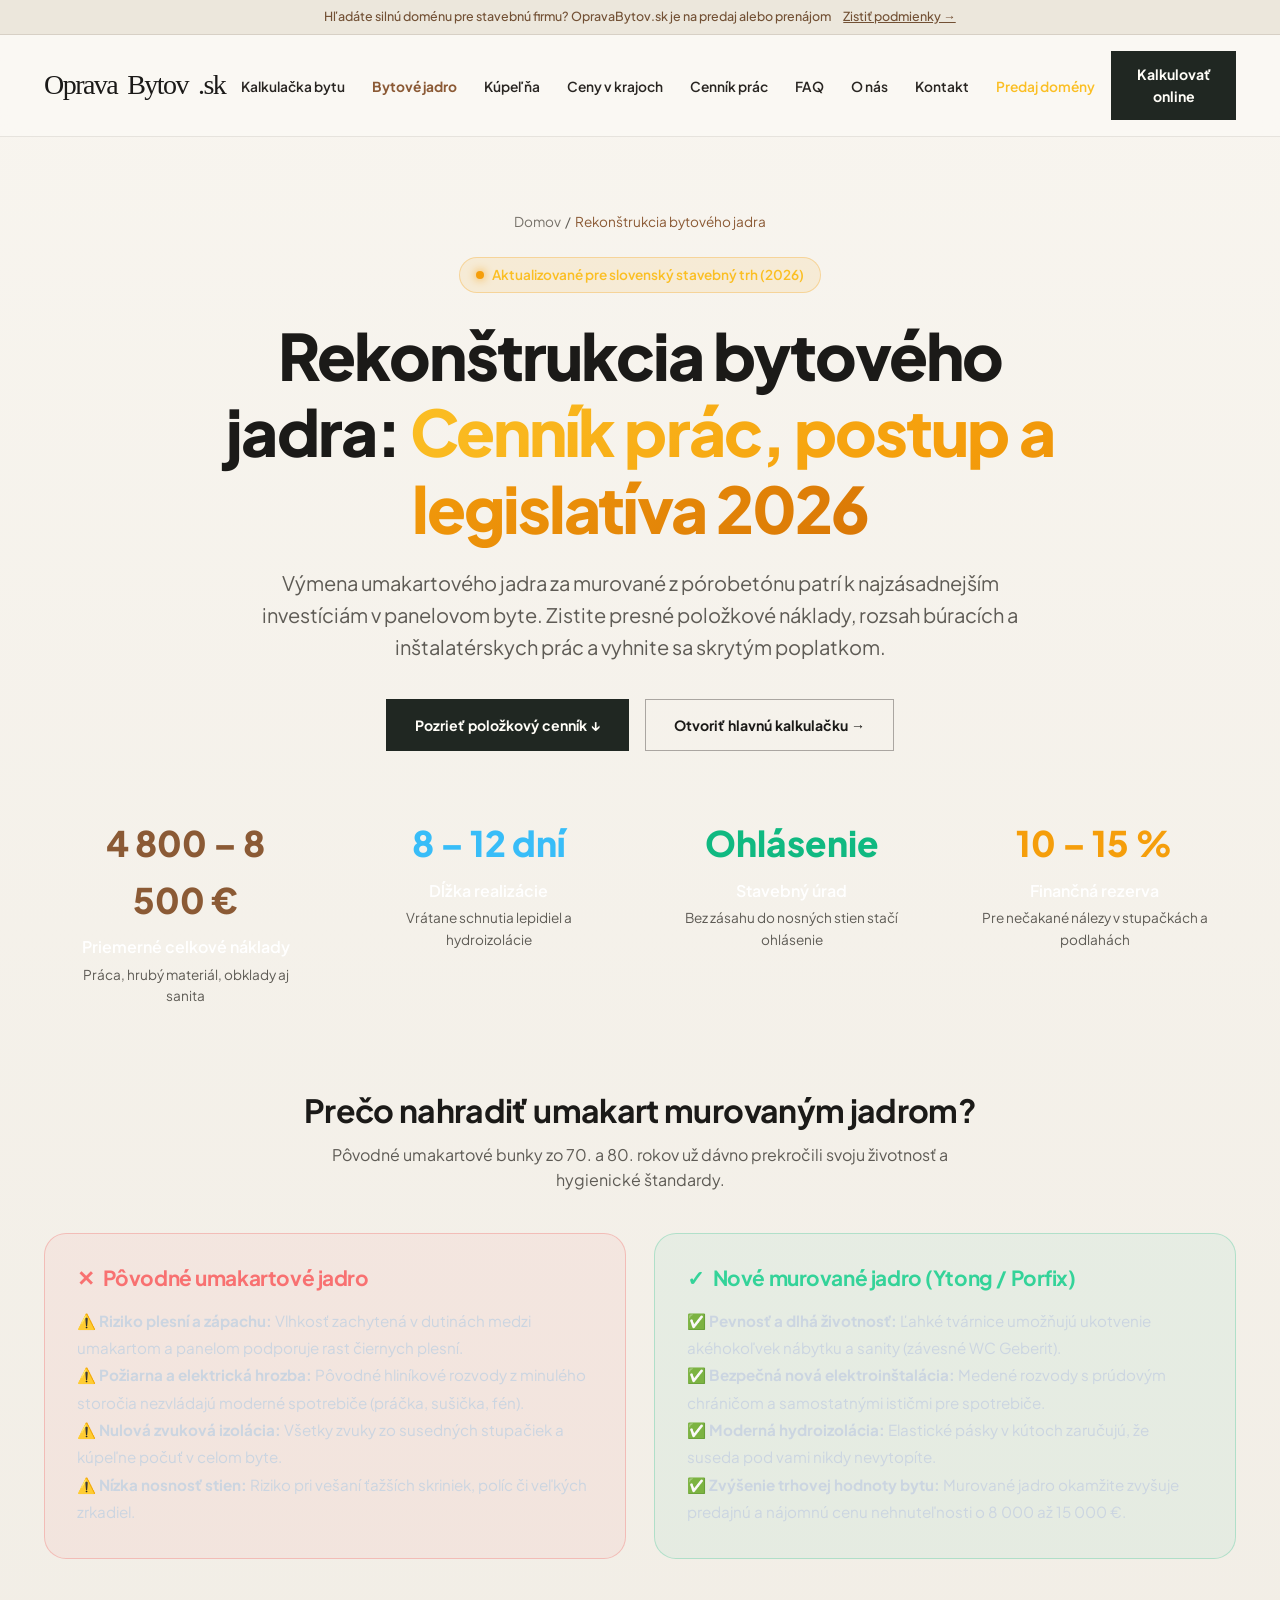
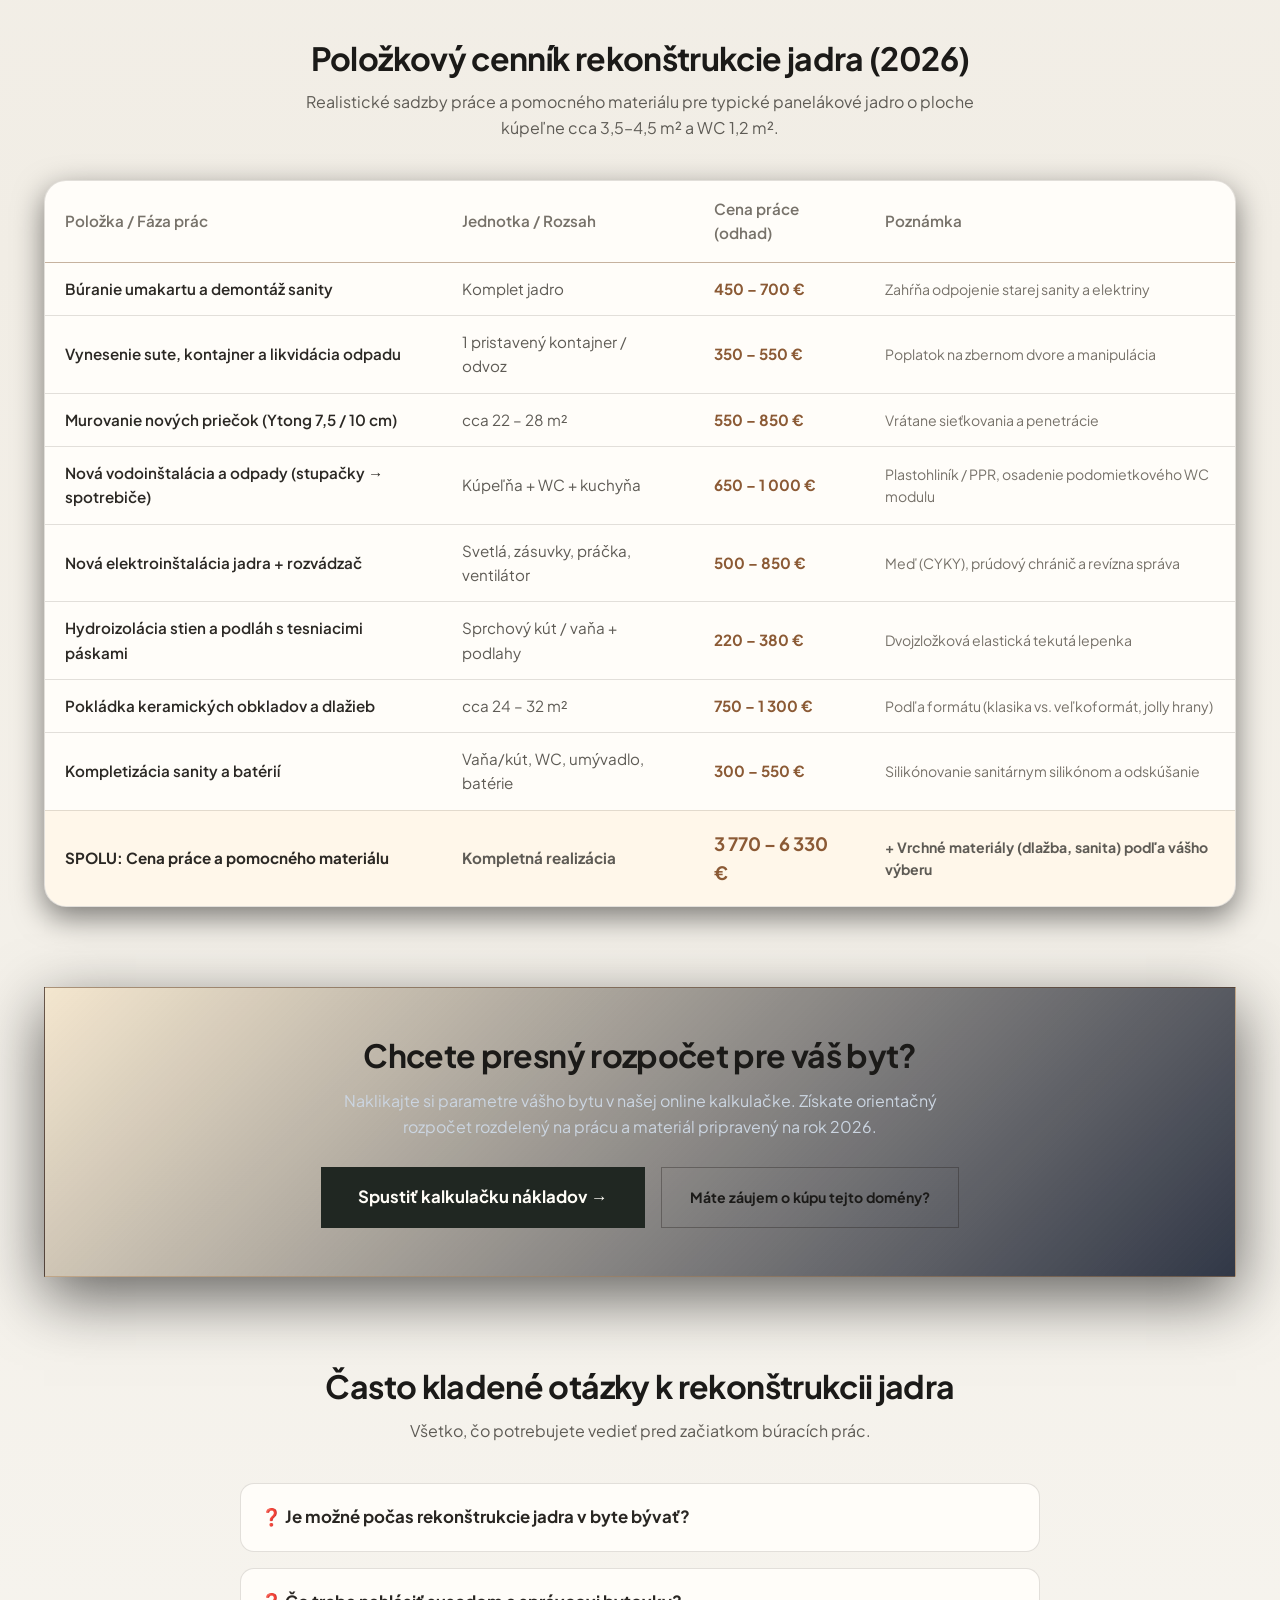
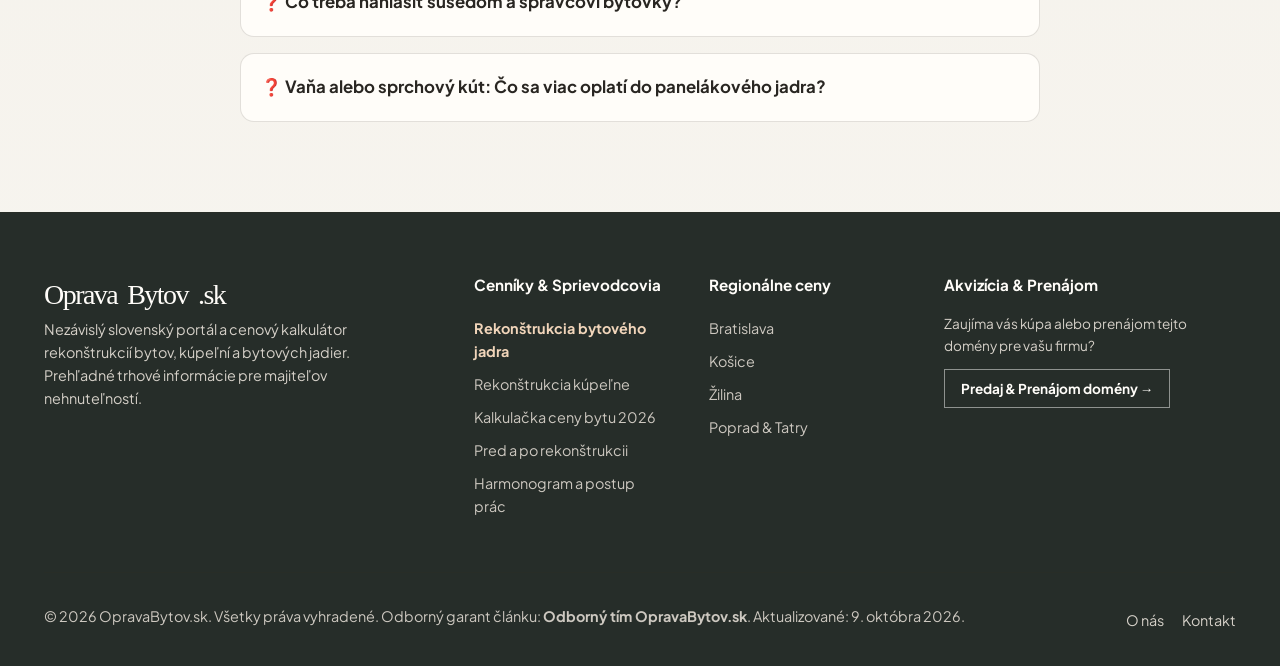
<file: rekonstrukcia-bytoveho-jadra.html>
<!DOCTYPE html>
<html lang="sk">
<head>
  <meta charset="UTF-8">
  <meta name="viewport" content="width=device-width, initial-scale=1.0">
  <title>Rekonštrukcia bytového jadra 2026: Cenník | OpravaBytov.sk</title>
  <meta name="description" content="Rekonštrukcia bytového jadra 2026: položkový cenník búrania, murovania, elektriny a sanity, postup prác v paneláku, ohlásenie stavebných úprav a kalkulačka.">
  <meta name="author" content="Odborný tím OpravaBytov.sk">
  <meta name="referrer" content="strict-origin-when-cross-origin">
  <link rel="canonical" href="https://opravabytov.sk/rekonstrukcia-bytoveho-jadra.html">

  <!-- Open Graph -->
  <meta property="og:type" content="article">
  <meta property="og:url" content="https://opravabytov.sk/rekonstrukcia-bytoveho-jadra.html">
  <meta property="og:title" content="Rekonštrukcia bytového jadra 2026 – Cenník a postup v paneláku">
  <meta property="og:description" content="Zistite, koľko stojí nová kúpeľňa a WC pri výmene starého umakartového jadra za murované. Položkové rozpočty a overený harmonogram prác.">
  <meta property="og:image" content="https://opravabytov.sk/assets/images/og-image.jpg">
  <meta name="twitter:card" content="summary_large_image">
  <meta name="twitter:title" content="Rekonštrukcia bytového jadra 2026 – Cenník a postup | OpravaBytov.sk">
  <meta name="twitter:description" content="Aktuálny cenový prehľad výmeny bytového jadra pre rok 2026 na Slovensku.">
  <meta name="twitter:image" content="https://opravabytov.sk/assets/images/og-image.jpg">
  <meta name="robots" content="index, follow, max-snippet:-1, max-image-preview:large, max-video-preview:-1">
  <meta name="keywords" content="rekonštrukcia bytového jadra, prerábka bytového jadra cena 2026, umakartové jadro murovanie, cena rekonštrukcie kúpeľne a wc, rekonštrukcia jadra v paneláku">
  <meta name="theme-color" content="#070a12">

  <!-- Schema.org JSON-LD -->
  <script type="application/ld+json">
  {
    "@context": "https://schema.org",
    "@graph": [
      {
        "@type": "Article",
        "@id": "https://opravabytov.sk/rekonstrukcia-bytoveho-jadra.html#article",
        "headline": "Rekonštrukcia bytového jadra v roku 2026: Cenník prác, postup a legislatíva",
        "description": "Prehľad nákladov, položkový rozpočet remeselných prác, porovnanie materiálov a praktické rady pri výmene panelákového jadra.",
        "image": "https://opravabytov.sk/assets/images/og-image.jpg",
        "datePublished": "2026-01-15T08:00:00+01:00",
        "dateModified": "2026-10-09T13:00:00+02:00",
        "author": {
          "@type": "Organization",
          "name": "Odborný tím OpravaBytov.sk",
          "url": "https://opravabytov.sk/"
        },
        "publisher": {
          "@type": "Organization",
          "name": "OpravaBytov.sk",
          "url": "https://opravabytov.sk/",
          "logo": {
            "@type": "ImageObject",
            "url": "https://opravabytov.sk/assets/images/icon-512.png"
          }
        },
        "inLanguage": "sk-SK"
      },
      {
        "@type": "BreadcrumbList",
        "@id": "https://opravabytov.sk/rekonstrukcia-bytoveho-jadra.html#breadcrumbs",
        "itemListElement": [
          {
            "@type": "ListItem",
            "position": 1,
            "name": "Domov",
            "item": "https://opravabytov.sk/"
          },
          {
            "@type": "ListItem",
            "position": 2,
            "name": "Rekonštrukcia bytového jadra",
            "item": "https://opravabytov.sk/rekonstrukcia-bytoveho-jadra.html"
          }
        ]
      },
      {
        "@type": "FAQPage",
        "@id": "https://opravabytov.sk/rekonstrukcia-bytoveho-jadra.html#faq",
        "mainEntity": [
          {
            "@type": "Question",
            "name": "Koľko stojí rekonštrukcia bytového jadra v roku 2026?",
            "acceptedAnswer": {
              "@type": "Answer",
              "text": "Cena kompletnej rekonštrukcie bytového jadra v paneláku (búranie, odvoz, murovanie z Ytongu, nová voda, elektro, obklady a sanita) sa v roku 2026 pohybuje v rozmedzí od 4 800 € (ekonomický štandard) po 8 500 € až 10 000 € (prémiový štandard s podomietkovými batériami a veľkoformátovými obkladmi)."
            }
          },
          {
            "@type": "Question",
            "name": "Ako dlho trvá výmena umakartového jadra za murované?",
            "acceptedAnswer": {
              "@type": "Answer",
              "text": "Pri zohratej partii remeselníkov trvá rekonštrukcia typicky 8 až 12 pracovných dní. Technologické prestávky na vyschnutie lepidiel, hydroizolácie a poterov nie je možné bezpečne skrátiť."
            }
          },
          {
            "@type": "Question",
            "name": "Je potrebné stavebné povolenie na rekonštrukciu jadra?",
            "acceptedAnswer": {
              "@type": "Answer",
              "text": "Ak vymieňate staré umakartové jadro za murované z ľahkých tvárnic (napr. Ytong 7,5 alebo 10 cm) na pôvodnom pôdoryse, postačuje ohlásenie drobnej stavby na stavebnom úrade. Ak však zasahujete do nosných panelov alebo zväčšujete kúpeľňu s posunom priečok, vyžaduje sa statický posudok a stavebné povolenie."
            }
          }
        ]
      }
    ]
  }
  </script>

  <!-- Preconnect pre maximálne zrýchlenie sieťových požiadaviek -->
  <link rel="preload" href="/assets/fonts/plus-jakarta-sans-latin.woff2" as="font" type="font/woff2" crossorigin>

  <link rel="manifest" href="/manifest.json">
  <link rel="stylesheet" href="assets/css/style.min.css?v=20261021-2">
  <link rel="icon" href="/favicon.ico" sizes="48x48">
  <link rel="icon" href="/assets/images/favicon.svg" type="image/svg+xml">
  <link rel="apple-touch-icon" href="/assets/images/apple-touch-icon.png">
</head>
<body>

  <!-- Blueprint ambientné pozadie -->
  <div class="blueprint-grid"></div>

  <!-- Horný banner -->
  <aside class="sale-banner">
    <div class="container">
      <a href="predaj.html">
        <span class="sale-pill">Prémiová doména</span>
        Hľadáte silnú doménu pre stavebnú firmu? OpravaBytov.sk je na predaj alebo prenájom
        <span style="text-decoration: underline; margin-left: 4px;">Zistiť podmienky &rarr;</span>
      </a>
    </div>
  </aside>

  <!-- Hlavná navigácia -->
  <header class="site-header">
    <div class="container nav-wrap">
      <a href="/" class="logo">
        <div class="logo-icon">
          <svg width="20" height="20" viewBox="0 0 24 24" fill="none" stroke="currentColor" stroke-width="2.5" stroke-linecap="round" stroke-linejoin="round">
            <path d="m3 9 9-7 9 7v11a2 2 0 0 1-2 2H5a2 2 0 0 1-2-2z"/>
            <polyline points="9 22 9 12 15 12 15 22"/>
          </svg>
        </div>
        Oprava<span>Bytov</span>.sk
      </a>

      <nav>
        <ul class="nav-links">
          <li><a href="/#kalkulacka">Kalkulačka bytu</a></li>
          <li><a href="rekonstrukcia-bytoveho-jadra.html" style="color: var(--primary); font-weight: 700;">Bytové jadro</a></li>
          <li><a href="rekonstrukcia-kupelne.html">Kúpeľňa</a></li>
          <li><a href="/#ceny">Ceny v krajoch</a></li>
          <li><a href="#cennik">Cenník prác</a></li>
          <li><a href="#faq">FAQ</a></li>
          <li><a href="/#o-nas">O nás</a></li>
          <li><a href="/#kontakt">Kontakt</a></li>
          <li><a href="predaj.html" style="color: #fbbf24;">Predaj domény</a></li>
        </ul>
      </nav>

      <div class="nav-actions">
        <a href="/#kalkulacka" class="btn btn-primary btn-glow btn-header-cta">Kalkulovať online</a>
        <button type="button" class="mobile-menu-toggle" id="mobileMenuToggle" aria-label="Otvoriť navigačné menu" aria-expanded="false">
          <span class="hamburger-line"></span>
          <span class="hamburger-line"></span>
          <span class="hamburger-line"></span>
        </button>
      </div>
    </div>
  </header>

  <main>
    <!-- Hero článková sekcia -->
    <section class="hero" style="padding-bottom: 40px;">
      <div class="container">
        <!-- Breadcrumb lišta -->
        <nav aria-label="Omrvinková navigácia" style="margin-bottom: 20px; font-size: 0.85rem; color: var(--text-muted);">
          <a href="/" style="color: var(--text-dim);">Domov</a> &nbsp;/&nbsp;
          <span style="color: var(--primary);">Rekonštrukcia bytového jadra</span>
        </nav>

        <div class="hero-badge">
          <span class="hero-badge-pulse"></span>
          Aktualizované pre slovenský stavebný trh (2026)
        </div>

        <h1 style="max-width: 900px; margin: 0 auto 20px;">
          Rekonštrukcia bytového jadra: <span class="text-gradient-gold">Cenník prác, postup a legislatíva 2026</span>
        </h1>

        <p class="hero-lead" style="max-width: 780px;">
          Výmena umakartového jadra za murované z pórobetónu patrí k najzásadnejším investíciám v panelovom byte. Zistite presné položkové náklady, rozsah búracích a inštalatérskych prác a vyhnite sa skrytým poplatkom.
        </p>

        <div style="display: flex; justify-content: center; gap: 16px; flex-wrap: wrap; margin-top: 28px;">
          <a href="#cennik" class="btn btn-primary btn-glow" style="padding: 14px 28px;">
            Pozrieť položkový cenník &darr;
          </a>
          <a href="/#kalkulacka" class="btn btn-secondary" style="padding: 14px 28px;">
            Otvoriť hlavnú kalkulačku &rarr;
          </a>
        </div>
      </div>
    </section>

    <!-- Súhrnné kľúčové ukazovatele -->
    <section class="container" style="padding-bottom: 60px;">
      <div style="display: grid; grid-template-columns: repeat(auto-fit, minmax(220px, 1fr)); gap: 20px;">
        <div class="stat-card" style="padding: 24px; text-align: center;">
          <div style="font-size: 2.2rem; font-weight: 800; color: var(--primary); margin-bottom: 6px;">4 800 – 8 500 €</div>
          <div style="color: #fff; font-weight: 600; margin-bottom: 4px;">Priemerné celkové náklady</div>
          <div style="font-size: 0.85rem; color: var(--text-muted);">Práca, hrubý materiál, obklady aj sanita</div>
        </div>

        <div class="stat-card" style="padding: 24px; text-align: center;">
          <div style="font-size: 2.2rem; font-weight: 800; color: #38bdf8; margin-bottom: 6px;">8 – 12 dní</div>
          <div style="color: #fff; font-weight: 600; margin-bottom: 4px;">Dĺžka realizácie</div>
          <div style="font-size: 0.85rem; color: var(--text-muted);">Vrátane schnutia lepidiel a hydroizolácie</div>
        </div>

        <div class="stat-card" style="padding: 24px; text-align: center;">
          <div style="font-size: 2.2rem; font-weight: 800; color: #10b981; margin-bottom: 6px;">Ohlásenie</div>
          <div style="color: #fff; font-weight: 600; margin-bottom: 4px;">Stavebný úrad</div>
          <div style="font-size: 0.85rem; color: var(--text-muted);">Bez zásahu do nosných stien stačí ohlásenie</div>
        </div>

        <div class="stat-card" style="padding: 24px; text-align: center;">
          <div style="font-size: 2.2rem; font-weight: 800; color: #f59e0b; margin-bottom: 6px;">10 – 15 %</div>
          <div style="color: #fff; font-weight: 600; margin-bottom: 4px;">Finančná rezerva</div>
          <div style="font-size: 0.85rem; color: var(--text-muted);">Pre nečakané nálezy v stupačkách a podlahách</div>
        </div>
      </div>
    </section>

    <!-- Porovnanie Umakart vs. Murované jadro -->
    <section class="container" style="padding-bottom: 80px;">
      <div style="text-align: center; max-width: 700px; margin: 0 auto 40px;">
        <h2 style="font-size: 2rem; margin-bottom: 12px;">Prečo nahradiť umakart murovaným jadrom?</h2>
        <p style="color: var(--text-muted);">Pôvodné umakartové bunky zo 70. a 80. rokov už dávno prekročili svoju životnosť a hygienické štandardy.</p>
      </div>

      <div style="display: grid; grid-template-columns: repeat(auto-fit, minmax(320px, 1fr)); gap: 28px;">
        <div style="background: rgba(239, 68, 68, 0.05); border: 1px solid rgba(239, 68, 68, 0.25); border-radius: var(--radius-lg); padding: 32px;">
          <h3 style="color: #f87171; font-size: 1.3rem; margin-bottom: 16px; display: flex; align-items: center; gap: 8px;">
            <span>✕</span> Pôvodné umakartové jadro
          </h3>
          <ul style="list-style: none; padding: 0; margin: 0; line-height: 1.8; color: #cbd5e1; font-size: 0.95rem;">
            <li>⚠️ <strong>Riziko plesní a zápachu:</strong> Vlhkosť zachytená v dutinách medzi umakartom a panelom podporuje rast čiernych plesní.</li>
            <li>⚠️ <strong>Požiarna a elektrická hrozba:</strong> Pôvodné hliníkové rozvody z minulého storočia nezvládajú moderné spotrebiče (práčka, sušička, fén).</li>
            <li>⚠️ <strong>Nulová zvuková izolácia:</strong> Všetky zvuky zo susedných stupačiek a kúpeľne počuť v celom byte.</li>
            <li>⚠️ <strong>Nízka nosnosť stien:</strong> Riziko pri vešaní ťažších skriniek, políc či veľkých zrkadiel.</li>
          </ul>
        </div>

        <div style="background: rgba(16, 185, 129, 0.05); border: 1px solid rgba(16, 185, 129, 0.25); border-radius: var(--radius-lg); padding: 32px;">
          <h3 style="color: #34d399; font-size: 1.3rem; margin-bottom: 16px; display: flex; align-items: center; gap: 8px;">
            <span>✓</span> Nové murované jadro (Ytong / Porfix)
          </h3>
          <ul style="list-style: none; padding: 0; margin: 0; line-height: 1.8; color: #cbd5e1; font-size: 0.95rem;">
            <li>✅ <strong>Pevnosť a dlhá životnosť:</strong> Ľahké tvárnice umožňujú ukotvenie akéhokoľvek nábytku a sanity (závesné WC Geberit).</li>
            <li>✅ <strong>Bezpečná nová elektroinštalácia:</strong> Medené rozvody s prúdovým chráničom a samostatnými ističmi pre spotrebiče.</li>
            <li>✅ <strong>Moderná hydroizolácia:</strong> Elastické pásky v kútoch zaručujú, že suseda pod vami nikdy nevytopíte.</li>
            <li>✅ <strong>Zvýšenie trhovej hodnoty bytu:</strong> Murované jadro okamžite zvyšuje predajnú a nájomnú cenu nehnuteľnosti o 8 000 až 15 000 €.</li>
          </ul>
        </div>
      </div>
    </section>

    <!-- Položkový cenník 2026 -->
    <section id="cennik" class="container" style="padding-bottom: 80px;">
      <div style="text-align: center; max-width: 700px; margin: 0 auto 40px;">
        <h2 style="font-size: 2rem; margin-bottom: 12px;">Položkový cenník rekonštrukcie jadra (2026)</h2>
        <p style="color: var(--text-muted);">Realistické sadzby práce a pomocného materiálu pre typické panelákové jadro o ploche kúpeľne cca 3,5–4,5 m² a WC 1,2 m².</p>
      </div>

      <div style="overflow-x: auto; background: var(--bg-card); border: 1px solid var(--border-subtle); border-radius: var(--radius-lg); box-shadow: 0 10px 30px rgba(0,0,0,0.5);">
        <table class="article-price-table" style="width: 100%; border-collapse: collapse; text-align: left; font-size: 0.95rem;">
          <thead>
            <tr style="border-bottom: 1px solid var(--border-highlight); background: rgba(255,255,255,0.02);">
              <th style="padding: 16px 20px; color: var(--text-dim); font-weight: 600;">Položka / Fáza prác</th>
              <th style="padding: 16px 20px; color: var(--text-dim); font-weight: 600;">Jednotka / Rozsah</th>
              <th style="padding: 16px 20px; color: var(--text-dim); font-weight: 600;">Cena práce (odhad)</th>
              <th style="padding: 16px 20px; color: var(--text-dim); font-weight: 600;">Poznámka</th>
            </tr>
          </thead>
          <tbody>
            <tr style="border-bottom: 1px solid var(--border-subtle);">
              <td style="padding: 14px 20px; font-weight: 600; color: #fff;">Búranie umakartu a demontáž sanity</td>
              <td style="padding: 14px 20px; color: var(--text-muted);">Komplet jadro</td>
              <td style="padding: 14px 20px; color: var(--primary); font-weight: 700;">450 – 700 €</td>
              <td style="padding: 14px 20px; color: var(--text-dim); font-size: 0.88rem;">Zahŕňa odpojenie starej sanity a elektriny</td>
            </tr>
            <tr style="border-bottom: 1px solid var(--border-subtle); background: rgba(255,255,255,0.01);">
              <td style="padding: 14px 20px; font-weight: 600; color: #fff;">Vynesenie sute, kontajner a likvidácia odpadu</td>
              <td style="padding: 14px 20px; color: var(--text-muted);">1 pristavený kontajner / odvoz</td>
              <td style="padding: 14px 20px; color: var(--primary); font-weight: 700;">350 – 550 €</td>
              <td style="padding: 14px 20px; color: var(--text-dim); font-size: 0.88rem;">Poplatok na zbernom dvore a manipulácia</td>
            </tr>
            <tr style="border-bottom: 1px solid var(--border-subtle);">
              <td style="padding: 14px 20px; font-weight: 600; color: #fff;">Murovanie nových priečok (Ytong 7,5 / 10 cm)</td>
              <td style="padding: 14px 20px; color: var(--text-muted);">cca 22 – 28 m²</td>
              <td style="padding: 14px 20px; color: var(--primary); font-weight: 700;">550 – 850 €</td>
              <td style="padding: 14px 20px; color: var(--text-dim); font-size: 0.88rem;">Vrátane sieťkovania a penetrácie</td>
            </tr>
            <tr style="border-bottom: 1px solid var(--border-subtle); background: rgba(255,255,255,0.01);">
              <td style="padding: 14px 20px; font-weight: 600; color: #fff;">Nová vodoinštalácia a odpady (stupačky &rarr; spotrebiče)</td>
              <td style="padding: 14px 20px; color: var(--text-muted);">Kúpeľňa + WC + kuchyňa</td>
              <td style="padding: 14px 20px; color: var(--primary); font-weight: 700;">650 – 1 000 €</td>
              <td style="padding: 14px 20px; color: var(--text-dim); font-size: 0.88rem;">Plastohliník / PPR, osadenie podomietkového WC modulu</td>
            </tr>
            <tr style="border-bottom: 1px solid var(--border-subtle);">
              <td style="padding: 14px 20px; font-weight: 600; color: #fff;">Nová elektroinštalácia jadra + rozvádzač</td>
              <td style="padding: 14px 20px; color: var(--text-muted);">Svetlá, zásuvky, práčka, ventilátor</td>
              <td style="padding: 14px 20px; color: var(--primary); font-weight: 700;">500 – 850 €</td>
              <td style="padding: 14px 20px; color: var(--text-dim); font-size: 0.88rem;">Meď (CYKY), prúdový chránič a revízna správa</td>
            </tr>
            <tr style="border-bottom: 1px solid var(--border-subtle); background: rgba(255,255,255,0.01);">
              <td style="padding: 14px 20px; font-weight: 600; color: #fff;">Hydroizolácia stien a podláh s tesniacimi páskami</td>
              <td style="padding: 14px 20px; color: var(--text-muted);">Sprchový kút / vaňa + podlahy</td>
              <td style="padding: 14px 20px; color: var(--primary); font-weight: 700;">220 – 380 €</td>
              <td style="padding: 14px 20px; color: var(--text-dim); font-size: 0.88rem;">Dvojzložková elastická tekutá lepenka</td>
            </tr>
            <tr style="border-bottom: 1px solid var(--border-subtle);">
              <td style="padding: 14px 20px; font-weight: 600; color: #fff;">Pokládka keramických obkladov a dlažieb</td>
              <td style="padding: 14px 20px; color: var(--text-muted);">cca 24 – 32 m²</td>
              <td style="padding: 14px 20px; color: var(--primary); font-weight: 700;">750 – 1 300 €</td>
              <td style="padding: 14px 20px; color: var(--text-dim); font-size: 0.88rem;">Podľa formátu (klasika vs. veľkoformát, jolly hrany)</td>
            </tr>
            <tr style="border-bottom: 1px solid var(--border-subtle); background: rgba(255,255,255,0.01);">
              <td style="padding: 14px 20px; font-weight: 600; color: #fff;">Kompletizácia sanity a batérií</td>
              <td style="padding: 14px 20px; color: var(--text-muted);">Vaňa/kút, WC, umývadlo, batérie</td>
              <td style="padding: 14px 20px; color: var(--primary); font-weight: 700;">300 – 550 €</td>
              <td style="padding: 14px 20px; color: var(--text-dim); font-size: 0.88rem;">Silikónovanie sanitárnym silikónom a odskúšanie</td>
            </tr>
            <tr style="background: rgba(245, 158, 11, 0.06); font-weight: 700;">
              <td style="padding: 18px 20px; color: #fff;">SPOLU: Cena práce a pomocného materiálu</td>
              <td style="padding: 18px 20px; color: var(--text-muted);">Kompletná realizácia</td>
              <td style="padding: 18px 20px; color: var(--primary); font-size: 1.15rem;">3 770 – 6 330 €</td>
              <td style="padding: 18px 20px; color: #cbd5e1; font-size: 0.88rem;">+ Vrchné materiály (dlažba, sanita) podľa vášho výberu</td>
            </tr>
          </tbody>
        </table>
      </div>
    </section>

    <!-- CTA & Prepojenie na kalkulačku -->
    <section class="container" style="padding-bottom: 90px;">
      <div style="background: linear-gradient(135deg, rgba(245, 158, 11, 0.12), rgba(15, 23, 42, 0.85)); border: 1px solid var(--border-highlight); border-radius: var(--radius-xl); padding: 48px 32px; text-align: center; box-shadow: 0 20px 60px rgba(0,0,0,0.6);">
        <h3 style="font-size: 2rem; margin-bottom: 14px;">Chcete presný rozpočet pre váš byt?</h3>
        <p style="color: #cbd5e1; max-width: 600px; margin: 0 auto 28px; line-height: 1.6;">
          Naklikajte si parametre vášho bytu v našej online kalkulačke. Získate orientačný rozpočet rozdelený na prácu a materiál pripravený na rok 2026.
        </p>
        <div style="display: flex; justify-content: center; gap: 16px; flex-wrap: wrap;">
          <a href="/#kalkulacka" class="btn btn-primary btn-glow" style="padding: 16px 36px; font-size: 1.05rem;">
            Spustiť kalkulačku nákladov &rarr;
          </a>
          <a href="predaj.html" class="btn btn-secondary" style="padding: 16px 28px;">
            Máte záujem o kúpu tejto domény?
          </a>
        </div>
      </div>
    </section>

    <!-- FAQ Sekcia -->
    <section id="faq" class="container" style="padding-bottom: 90px;">
      <div style="text-align: center; max-width: 700px; margin: 0 auto 40px;">
        <h2 style="font-size: 2rem; margin-bottom: 12px;">Často kladené otázky k rekonštrukcii jadra</h2>
        <p style="color: var(--text-muted);">Všetko, čo potrebujete vedieť pred začiatkom búracích prác.</p>
      </div>

      <div style="max-width: 800px; margin: 0 auto; display: flex; flex-direction: column; gap: 16px;">
        <details class="faq-card" style="background: var(--bg-card); border: 1px solid var(--border-subtle); border-radius: var(--radius-md); padding: 20px;">
          <summary style="font-weight: 700; font-size: 1.05rem; cursor: pointer; color: #fff; list-style: none;">
            ❓ Je možné počas rekonštrukcie jadra v byte bývať?
          </summary>
          <p style="color: var(--text-muted); margin-top: 12px; line-height: 1.6; font-size: 0.95rem;">
            Teoreticky áno, prakticky je to mimoriadne náročné a neodporúča sa to. Počas prvých 4–6 dní nefunguje v byte toaleta, sprcha ani tečúca voda, vzniká extrémna prašnosť a hluk. Väčšina majiteľov si na tento čas zabezpečí náhradné ubytovanie u rodiny alebo na pár dní podnájom.
          </p>
        </details>

        <details class="faq-card" style="background: var(--bg-card); border: 1px solid var(--border-subtle); border-radius: var(--radius-md); padding: 20px;">
          <summary style="font-weight: 700; font-size: 1.05rem; cursor: pointer; color: #fff; list-style: none;">
            ❓ Čo treba nahlásiť susedom a správcovi bytovky?
          </summary>
          <p style="color: var(--text-muted); margin-top: 12px; line-height: 1.6; font-size: 0.95rem;">
            Minimálne 3–5 dní vopred vyveste na nástenku v bytovom dome a do výťahu oznámenie o rekonštrukcii. Uveďte číslo bytu, kontakt na majiteľa, predpokladaný termín najhlučnejších prác (búranie priečok) a prísľub každodenného zametania spoločných priestorov. Dobré vzťahy so susedmi sú základ pokojného priebehu stavby.
          </p>
        </details>

        <details class="faq-card" style="background: var(--bg-card); border: 1px solid var(--border-subtle); border-radius: var(--radius-md); padding: 20px;">
          <summary style="font-weight: 700; font-size: 1.05rem; cursor: pointer; color: #fff; list-style: none;">
            ❓ Vaňa alebo sprchový kút: Čo sa viac oplatí do panelákového jadra?
          </summary>
          <p style="color: var(--text-muted); margin-top: 12px; line-height: 1.6; font-size: 0.95rem;">
            Z hľadiska priestoru v malom panelákovom jadre vyhráva sprchový kút (najmä moderný walk-in bez vaničky), ktorý uvoľní miesto pre práčku a sušičku. Ak však máte malé deti alebo si radi doprajete kúpeľ, asymetrická vaňa s dĺžkou 140–150 cm je skvelým kompromisom. Cenovo sú kvalitný sprchový kút s odtokovým žľabom a akrylátová vaňa na rovnakej úrovni.
          </p>
        </details>
      </div>
    </section>
  </main>

  <!-- Pätička -->
  <footer class="site-footer">
    <div class="container">
      <div class="footer-grid">
        <div class="footer-brand">
          <div class="logo">
            <div class="logo-icon">
              <svg width="20" height="20" viewBox="0 0 24 24" fill="none" stroke="currentColor" stroke-width="2.5" stroke-linecap="round" stroke-linejoin="round">
                <path d="m3 9 9-7 9 7v11a2 2 0 0 1-2 2H5a2 2 0 0 1-2-2z"/>
                <polyline points="9 22 9 12 15 12 15 22"/>
              </svg>
            </div>
            Oprava<span>Bytov</span>.sk
          </div>
          <p style="color: var(--text-dim); line-height: 1.6; max-width: 320px;">
            Nezávislý slovenský portál a cenový kalkulátor rekonštrukcií bytov, kúpeľní a bytových jadier. Prehľadné trhové informácie pre majiteľov nehnuteľností.
          </p>
        </div>

        <div class="footer-col">
          <div class="footer-heading">Cenníky & Sprievodcovia</div>
          <ul class="footer-links">
            <li><a href="rekonstrukcia-bytoveho-jadra.html" class="footer-current-link">Rekonštrukcia bytového jadra</a></li>
            <li><a href="rekonstrukcia-kupelne.html">Rekonštrukcia kúpeľne</a></li>
            <li><a href="/#kalkulacka">Kalkulačka ceny bytu 2026</a></li>
            <li><a href="/#porovnanie">Pred a po rekonštrukcii</a></li>
            <li><a href="/#sprievodca">Harmonogram a postup prác</a></li>
          </ul>
        </div>

        <div class="footer-col">
          <div class="footer-heading">Regionálne ceny</div>
          <ul class="footer-links">
            <li><a href="/#ceny">Bratislava</a></li>
            <li><a href="/#ceny">Košice</a></li>
            <li><a href="/#ceny">Žilina</a></li>
            <li><a href="/#ceny">Poprad & Tatry</a></li>
          </ul>
        </div>

        <div class="footer-col">
          <div class="footer-heading">Akvizícia & Prenájom</div>
          <p style="color: var(--text-dim); margin-bottom: 12px; font-size: 0.85rem;">
            Zaujíma vás kúpa alebo prenájom tejto domény pre vašu firmu?
          </p>
          <a href="predaj.html" class="btn btn-secondary" style="padding: 8px 16px; font-size: 0.85rem;">
            Predaj & Prenájom domény &rarr;
          </a>
        </div>
      </div>

      <div class="footer-bottom">
        <div>&copy; 2026 OpravaBytov.sk. Všetky práva vyhradené. Odborný garant článku: <strong>Odborný tím OpravaBytov.sk</strong>. Aktualizované: <time datetime="2026-10-09">9. októbra 2026</time>.</div>
        <div style="margin-top: 8px;">
          <a href="/#o-nas" style="color: var(--text-dim); margin-right: 16px;">O nás</a>
          <a href="/#kontakt" style="color: var(--text-dim);">Kontakt</a>
        </div>
      </div>
    </div>
  </footer>

  <script defer src="assets/js/main.min.js?v=20261022"></script>
</body>
</html>
</file>
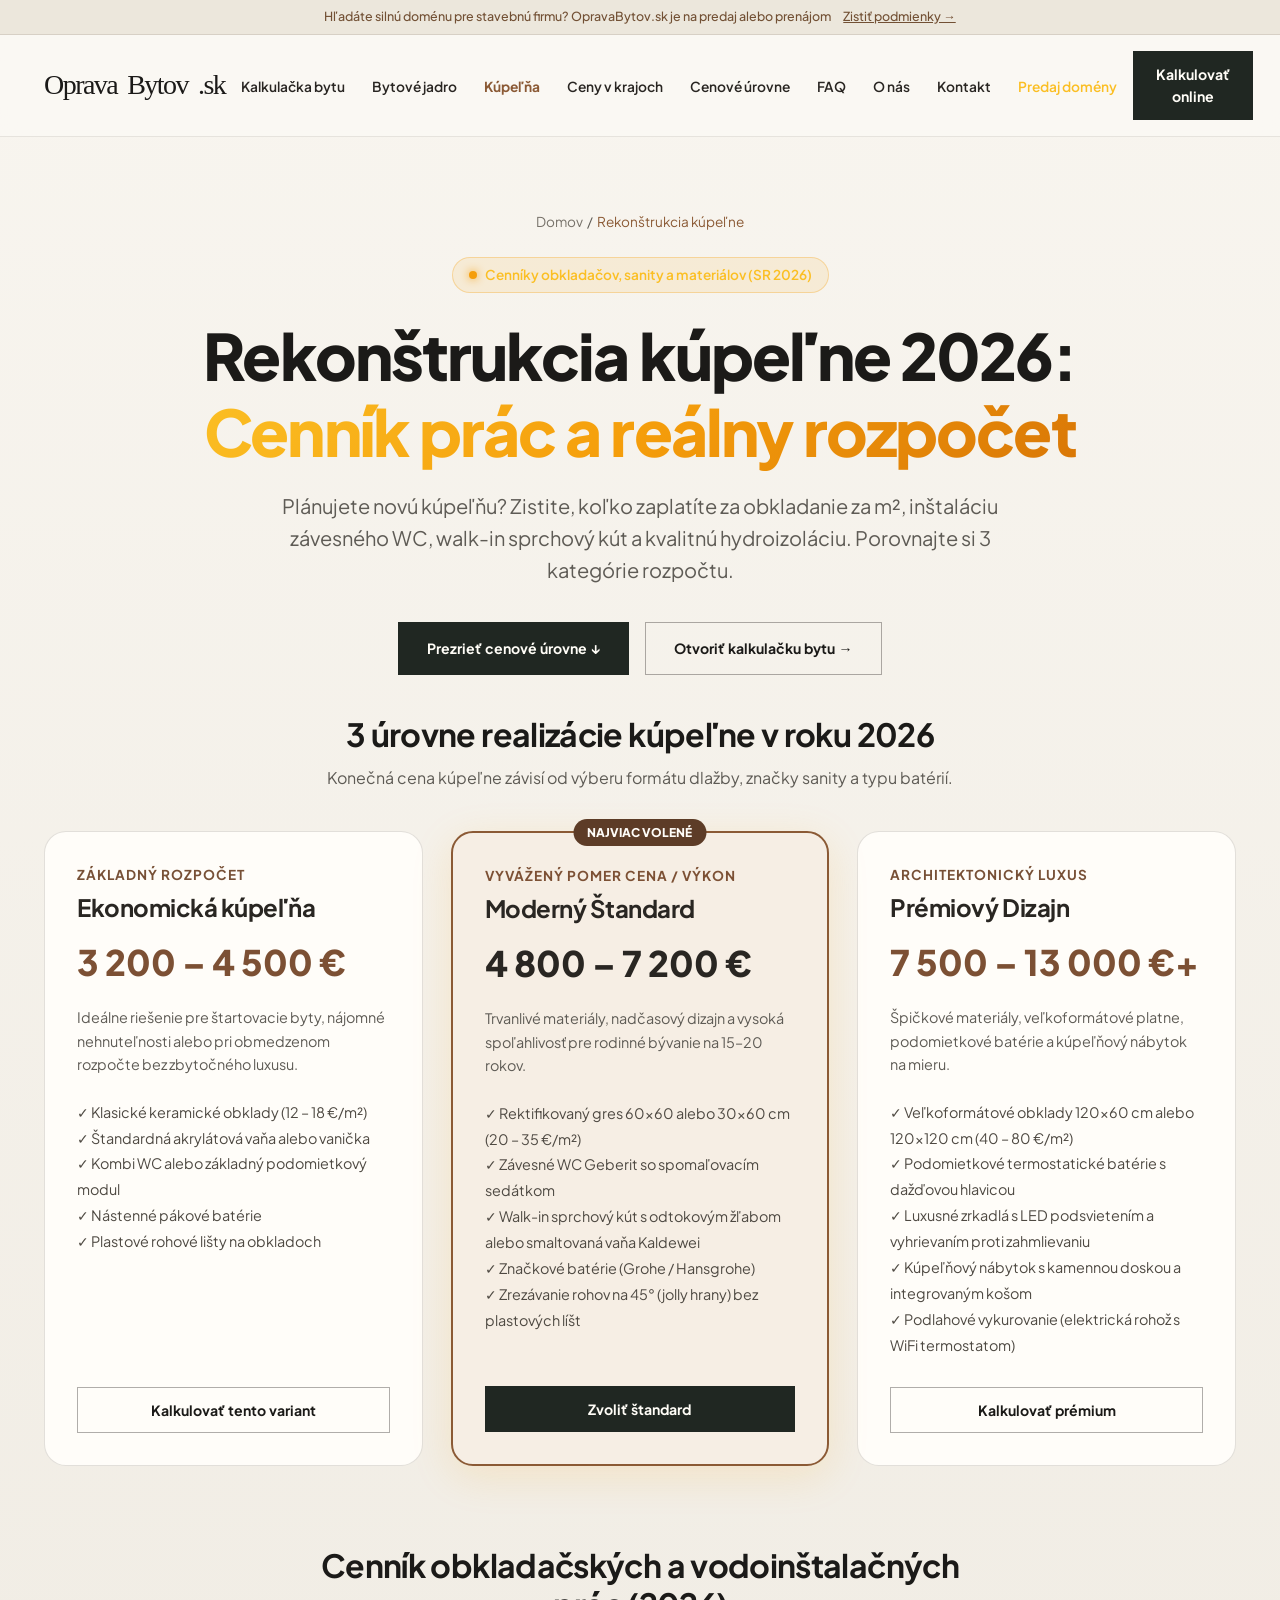
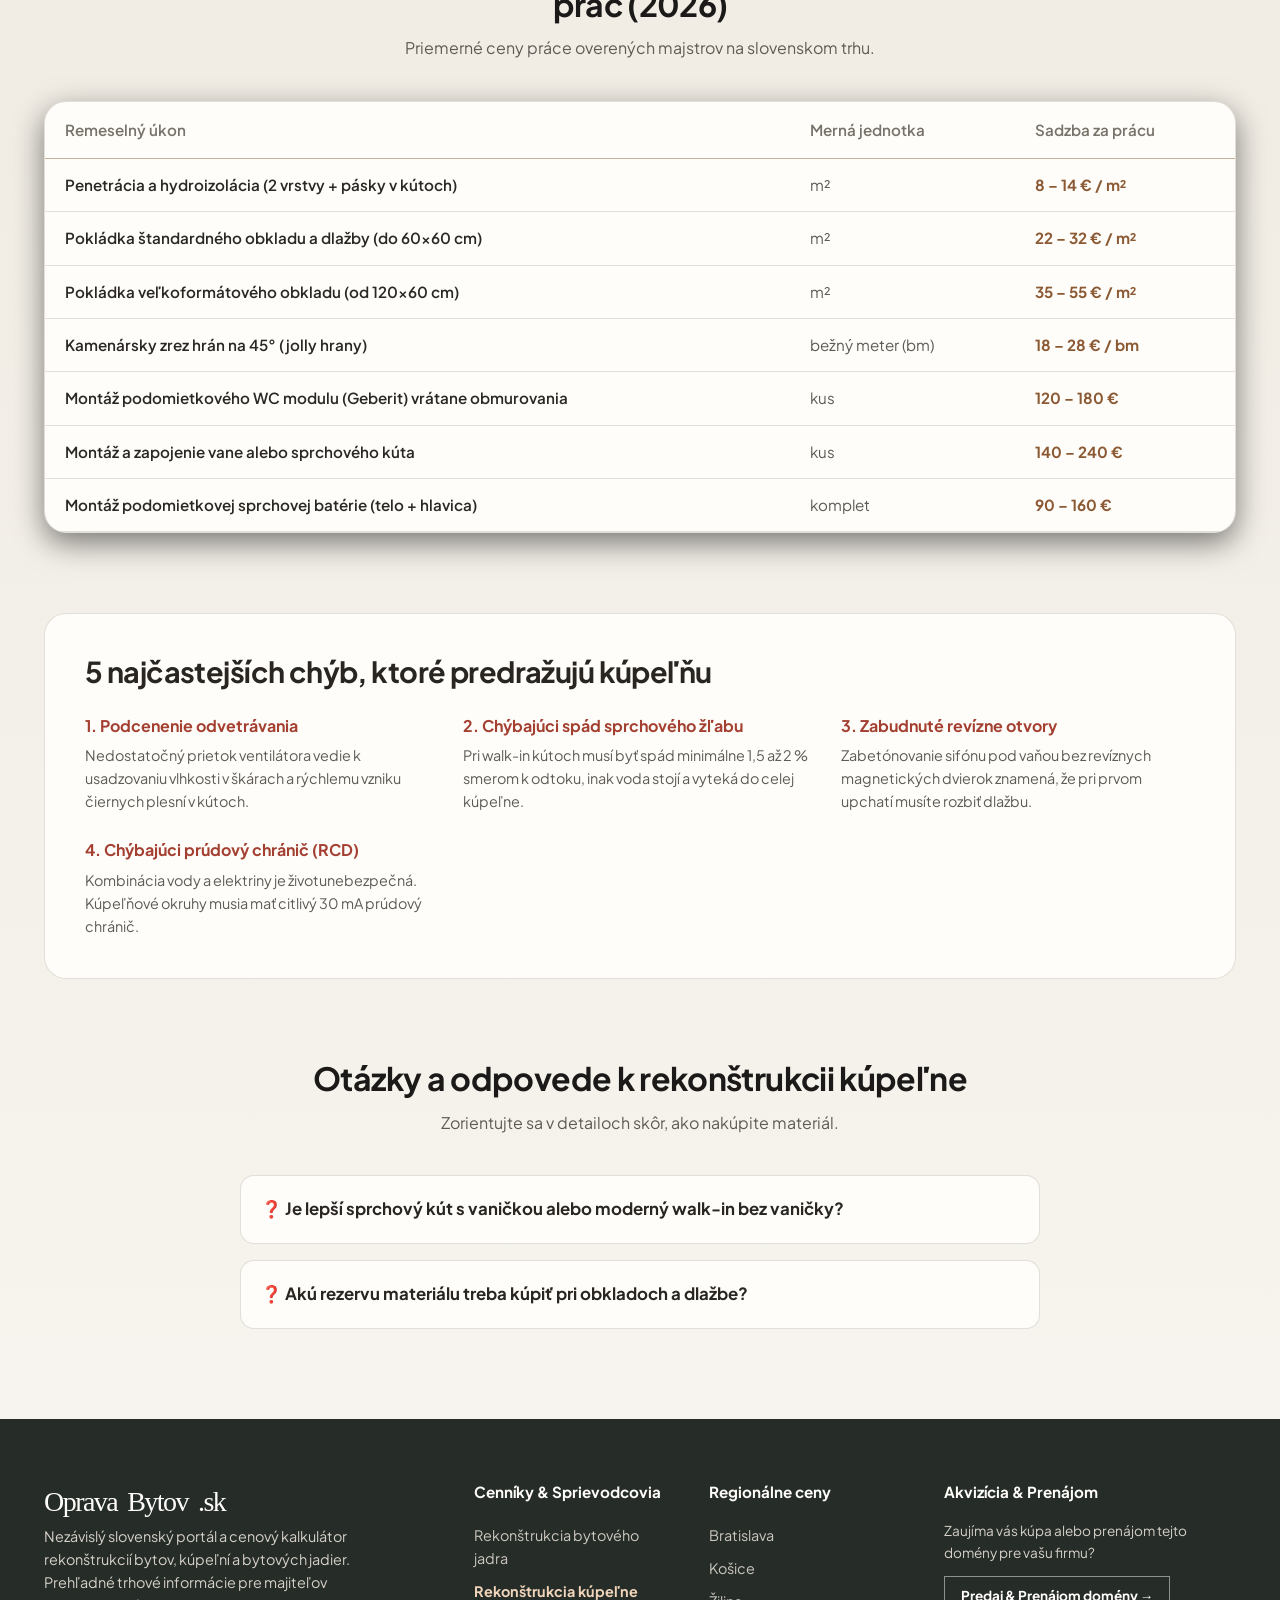
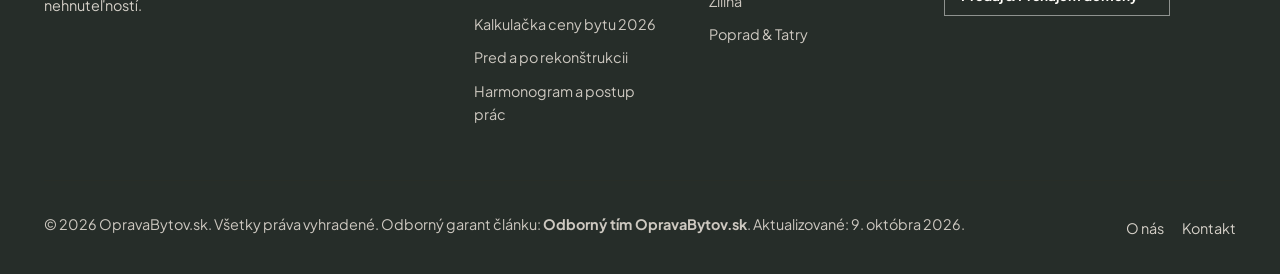
<file: rekonstrukcia-kupelne.html>
<!DOCTYPE html>
<html lang="sk">
<head>
  <meta charset="UTF-8">
  <meta name="viewport" content="width=device-width, initial-scale=1.0">
  <title>Rekonštrukcia kúpeľne 2026: Cenník prác | OpravaBytov.sk</title>
  <meta name="description" content="Koľko stojí rekonštrukcia kúpeľne v roku 2026? Rozpočet na obklady, dlažbu, hydroizoláciu, Geberit a walk-in kút, cenník prác a 5 chýb, ktoré ju predražujú.">
  <meta name="author" content="Odborný tím OpravaBytov.sk">
  <meta name="referrer" content="strict-origin-when-cross-origin">
  <link rel="canonical" href="https://opravabytov.sk/rekonstrukcia-kupelne.html">

  <!-- Open Graph -->
  <meta property="og:type" content="article">
  <meta property="og:url" content="https://opravabytov.sk/rekonstrukcia-kupelne.html">
  <meta property="og:title" content="Rekonštrukcia kúpeľne 2026: Cenník prác | OpravaBytov.sk">
  <meta property="og:description" content="Položkový rozpočet nákladov na novú kúpeľňu. Porovnanie ekonomického, štandardného a prémiového riešenia.">
  <meta property="og:image" content="https://opravabytov.sk/assets/images/og-image.jpg">
  <meta name="twitter:card" content="summary_large_image">
  <meta name="twitter:title" content="Rekonštrukcia kúpeľne 2026: Cenník | OpravaBytov.sk">
  <meta name="twitter:description" content="Aktuálny rozpočet a cenník obkladačských a vodoinštalačných prác v kúpeľni.">
  <meta name="twitter:image" content="https://opravabytov.sk/assets/images/og-image.jpg">
  <meta name="robots" content="index, follow, max-snippet:-1, max-image-preview:large, max-video-preview:-1">
  <meta name="keywords" content="rekonštrukcia kúpeľne, cena rekonštrukcie kúpeľne 2026, obkladanie kúpeľne cenník, hydroizolácia kúpeľne, walk in sprchový kút, geberit montáž">
  <meta name="theme-color" content="#070a12">

  <!-- Schema.org JSON-LD -->
  <script type="application/ld+json">
  {
    "@context": "https://schema.org",
    "@graph": [
      {
        "@type": "Article",
        "@id": "https://opravabytov.sk/rekonstrukcia-kupelne.html#article",
        "headline": "Rekonštrukcia kúpeľne 2026: Cenník prác, materiálov a najčastejšie chyby",
        "description": "Prehľadný rozpočet nákladov na novú kúpeľňu, sadzby obkladačov a inštalatérov a tipy na kvalitné materiály.",
        "image": "https://opravabytov.sk/assets/images/og-image.jpg",
        "datePublished": "2026-02-01T09:00:00+01:00",
        "dateModified": "2026-10-09T13:00:00+02:00",
        "author": {
          "@type": "Organization",
          "name": "Odborný tím OpravaBytov.sk",
          "url": "https://opravabytov.sk/"
        },
        "publisher": {
          "@type": "Organization",
          "name": "OpravaBytov.sk",
          "url": "https://opravabytov.sk/",
          "logo": {
            "@type": "ImageObject",
            "url": "https://opravabytov.sk/assets/images/icon-512.png"
          }
        },
        "inLanguage": "sk-SK"
      },
      {
        "@type": "BreadcrumbList",
        "@id": "https://opravabytov.sk/rekonstrukcia-kupelne.html#breadcrumbs",
        "itemListElement": [
          {
            "@type": "ListItem",
            "position": 1,
            "name": "Domov",
            "item": "https://opravabytov.sk/"
          },
          {
            "@type": "ListItem",
            "position": 2,
            "name": "Rekonštrukcia kúpeľne",
            "item": "https://opravabytov.sk/rekonstrukcia-kupelne.html"
          }
        ]
      },
      {
        "@type": "FAQPage",
        "@id": "https://opravabytov.sk/rekonstrukcia-kupelne.html#faq",
        "mainEntity": [
          {
            "@type": "Question",
            "name": "Koľko stojí rekonštrukcia malej kúpeľne v roku 2026?",
            "acceptedAnswer": {
              "@type": "Answer",
              "text": "Typická malá paneláková kúpeľňa (cca 3,5 až 4,5 m² podlahovej plochy) vychádza v štandardnom vyhotovení (obklady do 25 €/m², Geberit, kvalitná vaňa alebo sprchový kút, nová voda a elektro) v rozmedzí od 3 800 € do 6 500 € vrátane práce a materiálu."
            }
          },
          {
            "@type": "Question",
            "name": "Koľko si pýtajú obkladači za m² obkladu a dlažby?",
            "acceptedAnswer": {
              "@type": "Answer",
              "text": "V roku 2026 sa sadzba za pokládku štandardného formátu (napr. 30x60 cm alebo 60x60 cm) pohybuje od 22 € do 35 € za m². Veľkoformátový gres (napr. 120x60 cm alebo 120x120 cm), brúsenie kamenárskych 45-stupňových rohov (jolly hrany) a mozaika sú účtované osobitnými príplatkami (často 18 až 30 € za bežný meter rezu)."
            }
          },
          {
            "@type": "Question",
            "name": "Prečo je hydroizolácia kúpeľne absolútne kľúčová?",
            "acceptedAnswer": {
              "@type": "Answer",
              "text": "Keramický obklad ani špárka nie sú 100% vodotesné. Bez elastickej tekutej hydroizolácie a pogumovaných tesniacich pások vo všetkých kútoch voda časom prenikne do muriva a stropu suseda pod vami, čo vedie k drahým škodovým udalostiam a nutnosti celé jadro znova rozbiť."
            }
          }
        ]
      }
    ]
  }
  </script>

  <!-- Preconnect pre maximálne zrýchlenie sieťových požiadaviek -->
  <link rel="preload" href="/assets/fonts/plus-jakarta-sans-latin.woff2" as="font" type="font/woff2" crossorigin>

  <link rel="manifest" href="/manifest.json">
  <link rel="stylesheet" href="assets/css/style.min.css?v=20261021-2">
  <link rel="icon" href="/favicon.ico" sizes="48x48">
  <link rel="icon" href="/assets/images/favicon.svg" type="image/svg+xml">
  <link rel="apple-touch-icon" href="/assets/images/apple-touch-icon.png">
</head>
<body>

  <!-- Blueprint ambientné pozadie -->
  <div class="blueprint-grid"></div>

  <!-- Horný banner -->
  <aside class="sale-banner">
    <div class="container">
      <a href="predaj.html">
        <span class="sale-pill">Prémiová doména</span>
        Hľadáte silnú doménu pre stavebnú firmu? OpravaBytov.sk je na predaj alebo prenájom
        <span style="text-decoration: underline; margin-left: 4px;">Zistiť podmienky &rarr;</span>
      </a>
    </div>
  </aside>

  <!-- Hlavná navigácia -->
  <header class="site-header">
    <div class="container nav-wrap">
      <a href="/" class="logo">
        <div class="logo-icon">
          <svg width="20" height="20" viewBox="0 0 24 24" fill="none" stroke="currentColor" stroke-width="2.5" stroke-linecap="round" stroke-linejoin="round">
            <path d="m3 9 9-7 9 7v11a2 2 0 0 1-2 2H5a2 2 0 0 1-2-2z"/>
            <polyline points="9 22 9 12 15 12 15 22"/>
          </svg>
        </div>
        Oprava<span>Bytov</span>.sk
      </a>

      <nav>
        <ul class="nav-links">
          <li><a href="/#kalkulacka">Kalkulačka bytu</a></li>
          <li><a href="rekonstrukcia-bytoveho-jadra.html">Bytové jadro</a></li>
          <li><a href="rekonstrukcia-kupelne.html" style="color: var(--primary); font-weight: 700;">Kúpeľňa</a></li>
          <li><a href="/#ceny">Ceny v krajoch</a></li>
          <li><a href="#cenove-urovne">Cenové úrovne</a></li>
          <li><a href="#faq">FAQ</a></li>
          <li><a href="/#o-nas">O nás</a></li>
          <li><a href="/#kontakt">Kontakt</a></li>
          <li><a href="predaj.html" style="color: #fbbf24;">Predaj domény</a></li>
        </ul>
      </nav>

      <div class="nav-actions">
        <a href="/#kalkulacka" class="btn btn-primary btn-glow btn-header-cta">Kalkulovať online</a>
        <button type="button" class="mobile-menu-toggle" id="mobileMenuToggle" aria-label="Otvoriť navigačné menu" aria-expanded="false">
          <span class="hamburger-line"></span>
          <span class="hamburger-line"></span>
          <span class="hamburger-line"></span>
        </button>
      </div>
    </div>
  </header>

  <main>
    <!-- Hero sekcia -->
    <section class="hero" style="padding-bottom: 40px;">
      <div class="container">
        <!-- Breadcrumb lišta -->
        <nav aria-label="Omrvinková navigácia" style="margin-bottom: 20px; font-size: 0.85rem; color: var(--text-muted);">
          <a href="/" style="color: var(--text-dim);">Domov</a> &nbsp;/&nbsp;
          <span style="color: var(--primary);">Rekonštrukcia kúpeľne</span>
        </nav>

        <div class="hero-badge">
          <span class="hero-badge-pulse"></span>
          Cenníky obkladačov, sanity a materiálov (SR 2026)
        </div>

        <h1 style="max-width: 900px; margin: 0 auto 20px;">
          Rekonštrukcia kúpeľne 2026: <span class="text-gradient-gold">Cenník prác a reálny rozpočet</span>
        </h1>

        <p class="hero-lead" style="max-width: 780px;">
          Plánujete novú kúpeľňu? Zistite, koľko zaplatíte za obkladanie za m², inštaláciu závesného WC, walk-in sprchový kút a kvalitnú hydroizoláciu. Porovnajte si 3 kategórie rozpočtu.
        </p>

        <div style="display: flex; justify-content: center; gap: 16px; flex-wrap: wrap; margin-top: 28px;">
          <a href="#cenove-urovne" class="btn btn-primary btn-glow" style="padding: 14px 28px;">
            Prezrieť cenové úrovne &darr;
          </a>
          <a href="/#kalkulacka" class="btn btn-secondary" style="padding: 14px 28px;">
            Otvoriť kalkulačku bytu &rarr;
          </a>
        </div>
      </div>
    </section>

    <!-- 3 Cenové kategórie kúpeľne -->
    <section id="cenove-urovne" class="container" style="padding-bottom: 80px;">
      <div style="text-align: center; max-width: 700px; margin: 0 auto 40px;">
        <h2 style="font-size: 2rem; margin-bottom: 12px;">3 úrovne realizácie kúpeľne v roku 2026</h2>
        <p style="color: var(--text-muted);">Konečná cena kúpeľne závisí od výberu formátu dlažby, značky sanity a typu batérií.</p>
      </div>

      <div style="display: grid; grid-template-columns: repeat(auto-fit, minmax(300px, 1fr)); gap: 28px;">
        <!-- Úroveň 1: Štartér / Ekonomická -->
        <div class="bathroom-tier" style="background: var(--bg-card); border: 1px solid var(--border-subtle); border-radius: var(--radius-lg); padding: 32px; display: flex; flex-direction: column;">
          <div style="font-size: 0.85rem; font-weight: 700; color: #94a3b8; text-transform: uppercase; letter-spacing: 1px; margin-bottom: 8px;">Základný rozpočet</div>
          <h3 style="font-size: 1.5rem; margin-bottom: 12px; color: #fff;">Ekonomická kúpeľňa</h3>
          <div style="font-size: 2.2rem; font-weight: 800; color: #94a3b8; margin-bottom: 16px;">3 200 – 4 500 €</div>
          <p style="color: var(--text-muted); font-size: 0.9rem; line-height: 1.6; margin-bottom: 24px;">
            Ideálne riešenie pre štartovacie byty, nájomné nehnuteľnosti alebo pri obmedzenom rozpočte bez zbytočného luxusu.
          </p>
          <ul style="list-style: none; padding: 0; margin: 0 0 28px 0; line-height: 1.8; color: #cbd5e1; font-size: 0.9rem; flex-grow: 1;">
            <li>✓ Klasické keramické obklady (12 – 18 €/m²)</li>
            <li>✓ Štandardná akrylátová vaňa alebo vanička</li>
            <li>✓ Kombi WC alebo základný podomietkový modul</li>
            <li>✓ Nástenné pákové batérie</li>
            <li>✓ Plastové rohové lišty na obkladoch</li>
          </ul>
          <a href="/#kalkulacka" class="btn btn-secondary" style="width: 100%; text-align: center;">Kalkulovať tento variant</a>
        </div>

        <!-- Úroveň 2: Štandard (Najobľúbenejšia) -->
        <div class="bathroom-tier bathroom-tier-featured" style="border: 2px solid var(--primary); border-radius: var(--radius-lg); padding: 32px; display: flex; flex-direction: column; position: relative; box-shadow: 0 10px 40px rgba(245, 158, 11, 0.15);">
          <div style="position: absolute; top: -14px; left: 50%; transform: translateX(-50%); background: var(--primary); color: #000; font-size: 0.75rem; font-weight: 800; padding: 4px 14px; border-radius: 999px; text-transform: uppercase;">
            Najviac volené
          </div>
          <div style="font-size: 0.85rem; font-weight: 700; color: var(--primary); text-transform: uppercase; letter-spacing: 1px; margin-bottom: 8px;">Vyvážený pomer cena / výkon</div>
          <h3 style="font-size: 1.5rem; margin-bottom: 12px; color: #fff;">Moderný Štandard</h3>
          <div style="font-size: 2.2rem; font-weight: 800; color: var(--primary); margin-bottom: 16px;">4 800 – 7 200 €</div>
          <p style="color: var(--text-muted); font-size: 0.9rem; line-height: 1.6; margin-bottom: 24px;">
            Trvanlivé materiály, nadčasový dizajn a vysoká spoľahlivosť pre rodinné bývanie na 15–20 rokov.
          </p>
          <ul style="list-style: none; padding: 0; margin: 0 0 28px 0; line-height: 1.8; color: #cbd5e1; font-size: 0.9rem; flex-grow: 1;">
            <li>✓ Rektifikovaný gres 60x60 alebo 30x60 cm (20 – 35 €/m²)</li>
            <li>✓ Závesné WC Geberit so spomaľovacím sedátkom</li>
            <li>✓ Walk-in sprchový kút s odtokovým žľabom alebo smaltovaná vaňa Kaldewei</li>
            <li>✓ Značkové batérie (Grohe / Hansgrohe)</li>
            <li>✓ Zrezávanie rohov na 45° (jolly hrany) bez plastových líšt</li>
          </ul>
          <a href="/#kalkulacka" class="btn btn-primary btn-glow" style="width: 100%; text-align: center;">Zvoliť štandard</a>
        </div>

        <!-- Úroveň 3: Prémium / Dizajnová -->
        <div class="bathroom-tier" style="background: var(--bg-card); border: 1px solid var(--border-subtle); border-radius: var(--radius-lg); padding: 32px; display: flex; flex-direction: column;">
          <div style="font-size: 0.85rem; font-weight: 700; color: #38bdf8; text-transform: uppercase; letter-spacing: 1px; margin-bottom: 8px;">Architektonický luxus</div>
          <h3 style="font-size: 1.5rem; margin-bottom: 12px; color: #fff;">Prémiový Dizajn</h3>
          <div style="font-size: 2.2rem; font-weight: 800; color: #38bdf8; margin-bottom: 16px;">7 500 – 13 000 €+</div>
          <p style="color: var(--text-muted); font-size: 0.9rem; line-height: 1.6; margin-bottom: 24px;">
            Špičkové materiály, veľkoformátové platne, podomietkové batérie a kúpeľňový nábytok na mieru.
          </p>
          <ul style="list-style: none; padding: 0; margin: 0 0 28px 0; line-height: 1.8; color: #cbd5e1; font-size: 0.9rem; flex-grow: 1;">
            <li>✓ Veľkoformátové obklady 120x60 cm alebo 120x120 cm (40 – 80 €/m²)</li>
            <li>✓ Podomietkové termostatické batérie s dažďovou hlavicou</li>
            <li>✓ Luxusné zrkadlá s LED podsvietením a vyhrievaním proti zahmlievaniu</li>
            <li>✓ Kúpeľňový nábytok s kamennou doskou a integrovaným košom</li>
            <li>✓ Podlahové vykurovanie (elektrická rohož s WiFi termostatom)</li>
          </ul>
          <a href="/#kalkulacka" class="btn btn-secondary" style="width: 100%; text-align: center;">Kalkulovať prémium</a>
        </div>
      </div>
    </section>

    <!-- Položkový cenník remesiel -->
    <section class="container" style="padding-bottom: 80px;">
      <div style="text-align: center; max-width: 700px; margin: 0 auto 40px;">
        <h2 style="font-size: 2rem; margin-bottom: 12px;">Cenník obkladačských a vodoinštalačných prác (2026)</h2>
        <p style="color: var(--text-muted);">Priemerné ceny práce overených majstrov na slovenskom trhu.</p>
      </div>

      <div style="overflow-x: auto; background: var(--bg-card); border: 1px solid var(--border-subtle); border-radius: var(--radius-lg); box-shadow: 0 10px 30px rgba(0,0,0,0.5);">
        <table class="article-price-table" style="width: 100%; border-collapse: collapse; text-align: left; font-size: 0.95rem;">
          <thead>
            <tr style="border-bottom: 1px solid var(--border-highlight); background: rgba(255,255,255,0.02);">
              <th style="padding: 16px 20px; color: var(--text-dim); font-weight: 600;">Remeselný úkon</th>
              <th style="padding: 16px 20px; color: var(--text-dim); font-weight: 600;">Merná jednotka</th>
              <th style="padding: 16px 20px; color: var(--text-dim); font-weight: 600;">Sadzba za prácu</th>
            </tr>
          </thead>
          <tbody>
            <tr style="border-bottom: 1px solid var(--border-subtle);">
              <td style="padding: 14px 20px; font-weight: 600; color: #fff;">Penetrácia a hydroizolácia (2 vrstvy + pásky v kútoch)</td>
              <td style="padding: 14px 20px; color: var(--text-muted);">m²</td>
              <td style="padding: 14px 20px; color: var(--primary); font-weight: 700;">8 – 14 € / m²</td>
            </tr>
            <tr style="border-bottom: 1px solid var(--border-subtle); background: rgba(255,255,255,0.01);">
              <td style="padding: 14px 20px; font-weight: 600; color: #fff;">Pokládka štandardného obkladu a dlažby (do 60x60 cm)</td>
              <td style="padding: 14px 20px; color: var(--text-muted);">m²</td>
              <td style="padding: 14px 20px; color: var(--primary); font-weight: 700;">22 – 32 € / m²</td>
            </tr>
            <tr style="border-bottom: 1px solid var(--border-subtle);">
              <td style="padding: 14px 20px; font-weight: 600; color: #fff;">Pokládka veľkoformátového obkladu (od 120x60 cm)</td>
              <td style="padding: 14px 20px; color: var(--text-muted);">m²</td>
              <td style="padding: 14px 20px; color: var(--primary); font-weight: 700;">35 – 55 € / m²</td>
            </tr>
            <tr style="border-bottom: 1px solid var(--border-subtle); background: rgba(255,255,255,0.01);">
              <td style="padding: 14px 20px; font-weight: 600; color: #fff;">Kamenársky zrez hrán na 45° (jolly hrany)</td>
              <td style="padding: 14px 20px; color: var(--text-muted);">bežný meter (bm)</td>
              <td style="padding: 14px 20px; color: var(--primary); font-weight: 700;">18 – 28 € / bm</td>
            </tr>
            <tr style="border-bottom: 1px solid var(--border-subtle);">
              <td style="padding: 14px 20px; font-weight: 600; color: #fff;">Montáž podomietkového WC modulu (Geberit) vrátane obmurovania</td>
              <td style="padding: 14px 20px; color: var(--text-muted);">kus</td>
              <td style="padding: 14px 20px; color: var(--primary); font-weight: 700;">120 – 180 €</td>
            </tr>
            <tr style="border-bottom: 1px solid var(--border-subtle); background: rgba(255,255,255,0.01);">
              <td style="padding: 14px 20px; font-weight: 600; color: #fff;">Montáž a zapojenie vane alebo sprchového kúta</td>
              <td style="padding: 14px 20px; color: var(--text-muted);">kus</td>
              <td style="padding: 14px 20px; color: var(--primary); font-weight: 700;">140 – 240 €</td>
            </tr>
            <tr style="border-bottom: 1px solid var(--border-subtle);">
              <td style="padding: 14px 20px; font-weight: 600; color: #fff;">Montáž podomietkovej sprchovej batérie (telo + hlavica)</td>
              <td style="padding: 14px 20px; color: var(--text-muted);">komplet</td>
              <td style="padding: 14px 20px; color: var(--primary); font-weight: 700;">90 – 160 €</td>
            </tr>
          </tbody>
        </table>
      </div>
    </section>

    <!-- 5 chýb pri rekonštrukcii kúpeľne -->
    <section class="container" style="padding-bottom: 80px;">
      <div class="article-notes-panel" style="background: var(--bg-card); border: 1px solid var(--border-subtle); border-radius: var(--radius-lg); padding: 40px;">
        <h3 style="font-size: 1.8rem; margin-bottom: 24px; color: #fff;">5 najčastejších chýb, ktoré predražujú kúpeľňu</h3>
        <div style="display: grid; grid-template-columns: repeat(auto-fit, minmax(280px, 1fr)); gap: 24px;">
          <div>
            <div style="color: #f87171; font-weight: 700; margin-bottom: 6px;">1. Podcenenie odvetrávania</div>
            <p style="color: var(--text-muted); font-size: 0.9rem; line-height: 1.6;">
              Nedostatočný prietok ventilátora vedie k usadzovaniu vlhkosti v škárach a rýchlemu vzniku čiernych plesní v kútoch.
            </p>
          </div>
          <div>
            <div style="color: #f87171; font-weight: 700; margin-bottom: 6px;">2. Chýbajúci spád sprchového žľabu</div>
            <p style="color: var(--text-muted); font-size: 0.9rem; line-height: 1.6;">
              Pri walk-in kútoch musí byť spád minimálne 1,5 až 2 % smerom k odtoku, inak voda stojí a vyteká do celej kúpeľne.
            </p>
          </div>
          <div>
            <div style="color: #f87171; font-weight: 700; margin-bottom: 6px;">3. Zabudnuté revízne otvory</div>
            <p style="color: var(--text-muted); font-size: 0.9rem; line-height: 1.6;">
              Zabetónovanie sifónu pod vaňou bez revíznych magnetických dvierok znamená, že pri prvom upchatí musíte rozbiť dlažbu.
            </p>
          </div>
          <div>
            <div style="color: #f87171; font-weight: 700; margin-bottom: 6px;">4. Chýbajúci prúdový chránič (RCD)</div>
            <p style="color: var(--text-muted); font-size: 0.9rem; line-height: 1.6;">
              Kombinácia vody a elektriny je životunebezpečná. Kúpeľňové okruhy musia mať citlivý 30 mA prúdový chránič.
            </p>
          </div>
        </div>
      </div>
    </section>

    <!-- FAQ sekcia -->
    <section id="faq" class="container" style="padding-bottom: 90px;">
      <div style="text-align: center; max-width: 700px; margin: 0 auto 40px;">
        <h2 style="font-size: 2rem; margin-bottom: 12px;">Otázky a odpovede k rekonštrukcii kúpeľne</h2>
        <p style="color: var(--text-muted);">Zorientujte sa v detailoch skôr, ako nakúpite materiál.</p>
      </div>

      <div style="max-width: 800px; margin: 0 auto; display: flex; flex-direction: column; gap: 16px;">
        <details class="faq-card" style="background: var(--bg-card); border: 1px solid var(--border-subtle); border-radius: var(--radius-md); padding: 20px;">
          <summary style="font-weight: 700; font-size: 1.05rem; cursor: pointer; color: #fff; list-style: none;">
            ❓ Je lepší sprchový kút s vaničkou alebo moderný walk-in bez vaničky?
          </summary>
          <p style="color: var(--text-muted); margin-top: 12px; line-height: 1.6; font-size: 0.95rem;">
            Walk-in sprchový kút bez vaničky pôsobí luxusne, opticky zväčšuje priestor a je bezbariérový. Vyžaduje si však dostatočnú stavebnú výšku v podlahe (cca 8–10 cm) na zapustenie nízkeho odtokového žľabu a precíznu hydroizoláciu. Ak v paneláku nie je možné sekať do podlahy, výbornou alternatívou je extra plochá vanička z liateho mramoru (výška len 2,5–3 cm).
          </p>
        </details>

        <details class="faq-card" style="background: var(--bg-card); border: 1px solid var(--border-subtle); border-radius: var(--radius-md); padding: 20px;">
          <summary style="font-weight: 700; font-size: 1.05rem; cursor: pointer; color: #fff; list-style: none;">
            ❓ Akú rezervu materiálu treba kúpiť pri obkladoch a dlažbe?
          </summary>
          <p style="color: var(--text-muted); margin-top: 12px; line-height: 1.6; font-size: 0.95rem;">
            Vždy kúpte o 10 až 15 % viac materiálu, než je čistá výmera stien a podlahy. Časť dlaždíc padne na odrezky v kútoch a okolo sanity. Ponechanie aspoň jedného celého balíka dlažby v pivnici je neoceniteľné pri budúcich haváriách či opravách rozvodov.
          </p>
        </details>
      </div>
    </section>
  </main>

  <!-- Pätička -->
  <footer class="site-footer">
    <div class="container">
      <div class="footer-grid">
        <div class="footer-brand">
          <div class="logo">
            <div class="logo-icon">
              <svg width="20" height="20" viewBox="0 0 24 24" fill="none" stroke="currentColor" stroke-width="2.5" stroke-linecap="round" stroke-linejoin="round">
                <path d="m3 9 9-7 9 7v11a2 2 0 0 1-2 2H5a2 2 0 0 1-2-2z"/>
                <polyline points="9 22 9 12 15 12 15 22"/>
              </svg>
            </div>
            Oprava<span>Bytov</span>.sk
          </div>
          <p style="color: var(--text-dim); line-height: 1.6; max-width: 320px;">
            Nezávislý slovenský portál a cenový kalkulátor rekonštrukcií bytov, kúpeľní a bytových jadier. Prehľadné trhové informácie pre majiteľov nehnuteľností.
          </p>
        </div>

        <div class="footer-col">
          <div class="footer-heading">Cenníky & Sprievodcovia</div>
          <ul class="footer-links">
            <li><a href="rekonstrukcia-bytoveho-jadra.html">Rekonštrukcia bytového jadra</a></li>
            <li><a href="rekonstrukcia-kupelne.html" class="footer-current-link">Rekonštrukcia kúpeľne</a></li>
            <li><a href="/#kalkulacka">Kalkulačka ceny bytu 2026</a></li>
            <li><a href="/#porovnanie">Pred a po rekonštrukcii</a></li>
            <li><a href="/#sprievodca">Harmonogram a postup prác</a></li>
          </ul>
        </div>

        <div class="footer-col">
          <div class="footer-heading">Regionálne ceny</div>
          <ul class="footer-links">
            <li><a href="/#ceny">Bratislava</a></li>
            <li><a href="/#ceny">Košice</a></li>
            <li><a href="/#ceny">Žilina</a></li>
            <li><a href="/#ceny">Poprad & Tatry</a></li>
          </ul>
        </div>

        <div class="footer-col">
          <div class="footer-heading">Akvizícia & Prenájom</div>
          <p style="color: var(--text-dim); margin-bottom: 12px; font-size: 0.85rem;">
            Zaujíma vás kúpa alebo prenájom tejto domény pre vašu firmu?
          </p>
          <a href="predaj.html" class="btn btn-secondary" style="padding: 8px 16px; font-size: 0.85rem;">
            Predaj & Prenájom domény &rarr;
          </a>
        </div>
      </div>

      <div class="footer-bottom">
        <div>&copy; 2026 OpravaBytov.sk. Všetky práva vyhradené. Odborný garant článku: <strong>Odborný tím OpravaBytov.sk</strong>. Aktualizované: <time datetime="2026-10-09">9. októbra 2026</time>.</div>
        <div style="margin-top: 8px;">
          <a href="/#o-nas" style="color: var(--text-dim); margin-right: 16px;">O nás</a>
          <a href="/#kontakt" style="color: var(--text-dim);">Kontakt</a>
        </div>
      </div>
    </div>
  </footer>

  <script defer src="assets/js/main.min.js?v=20261022"></script>
</body>
</html>
</file>
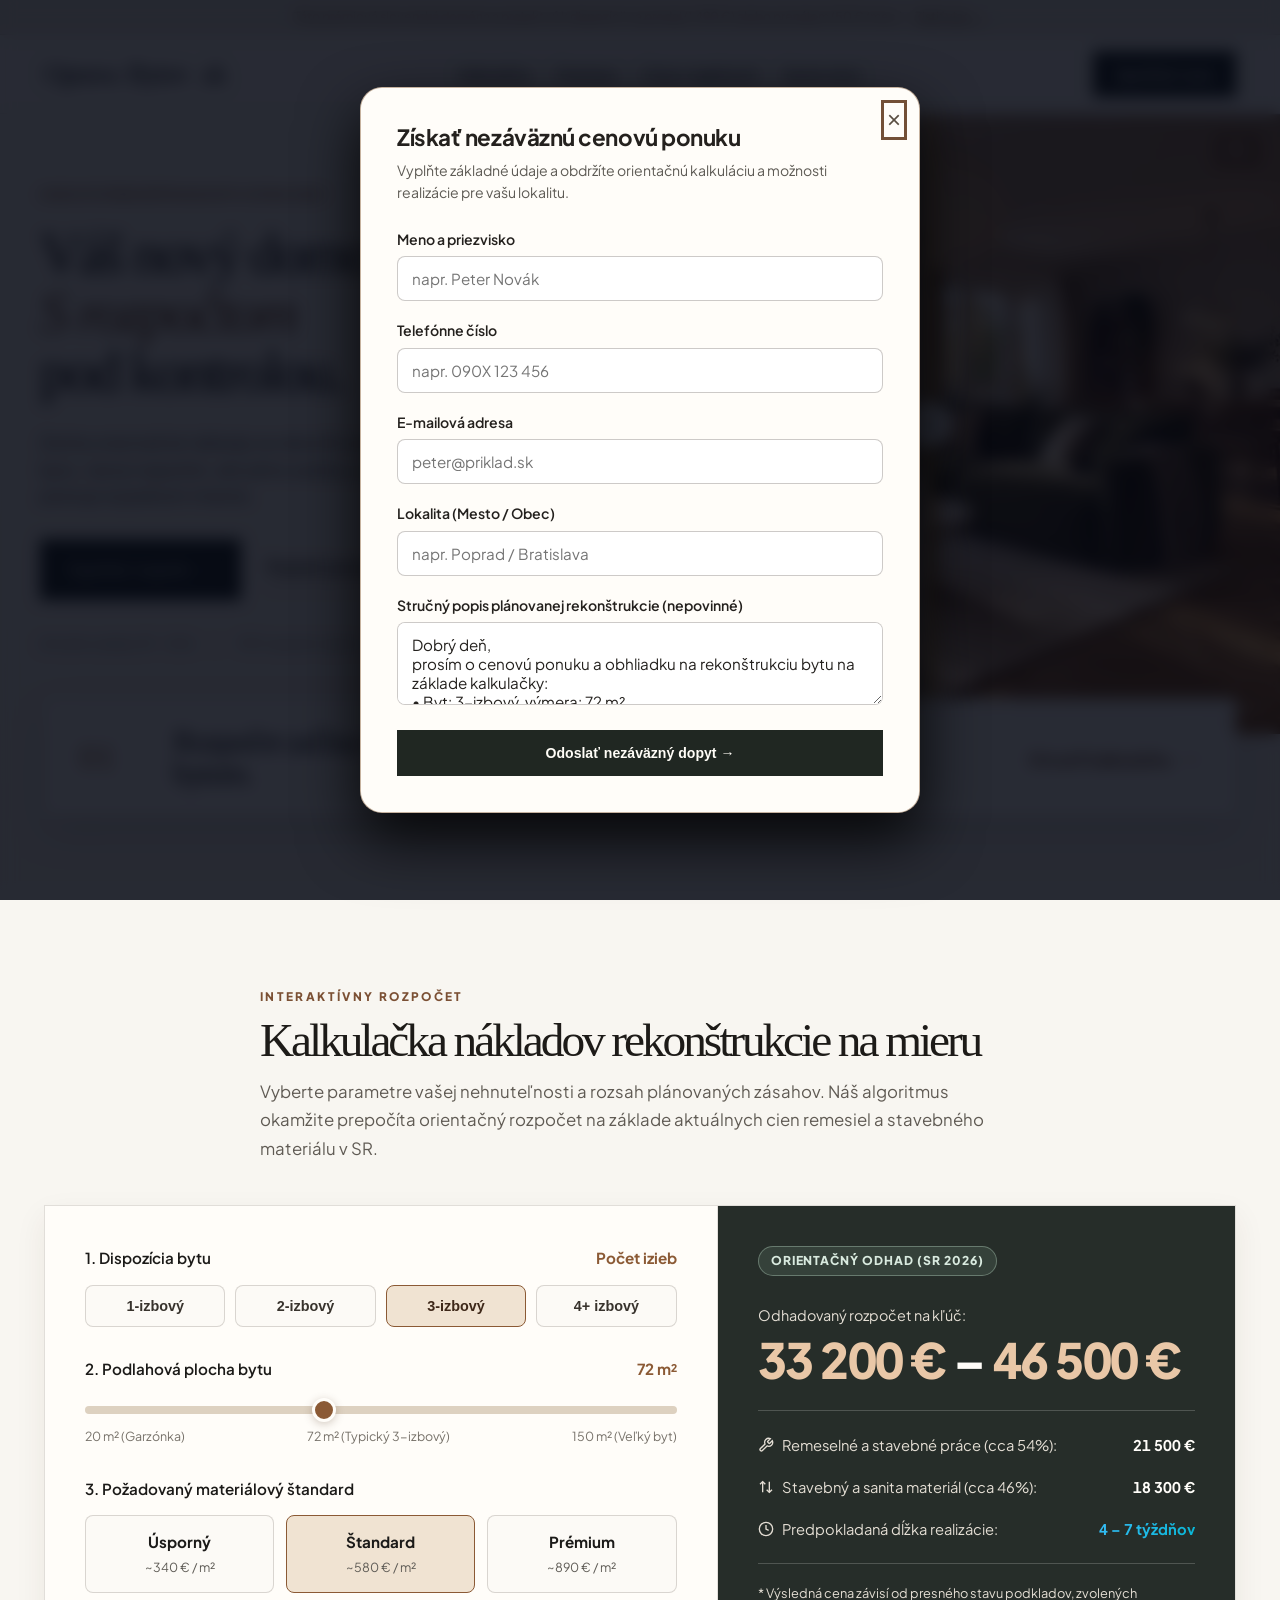
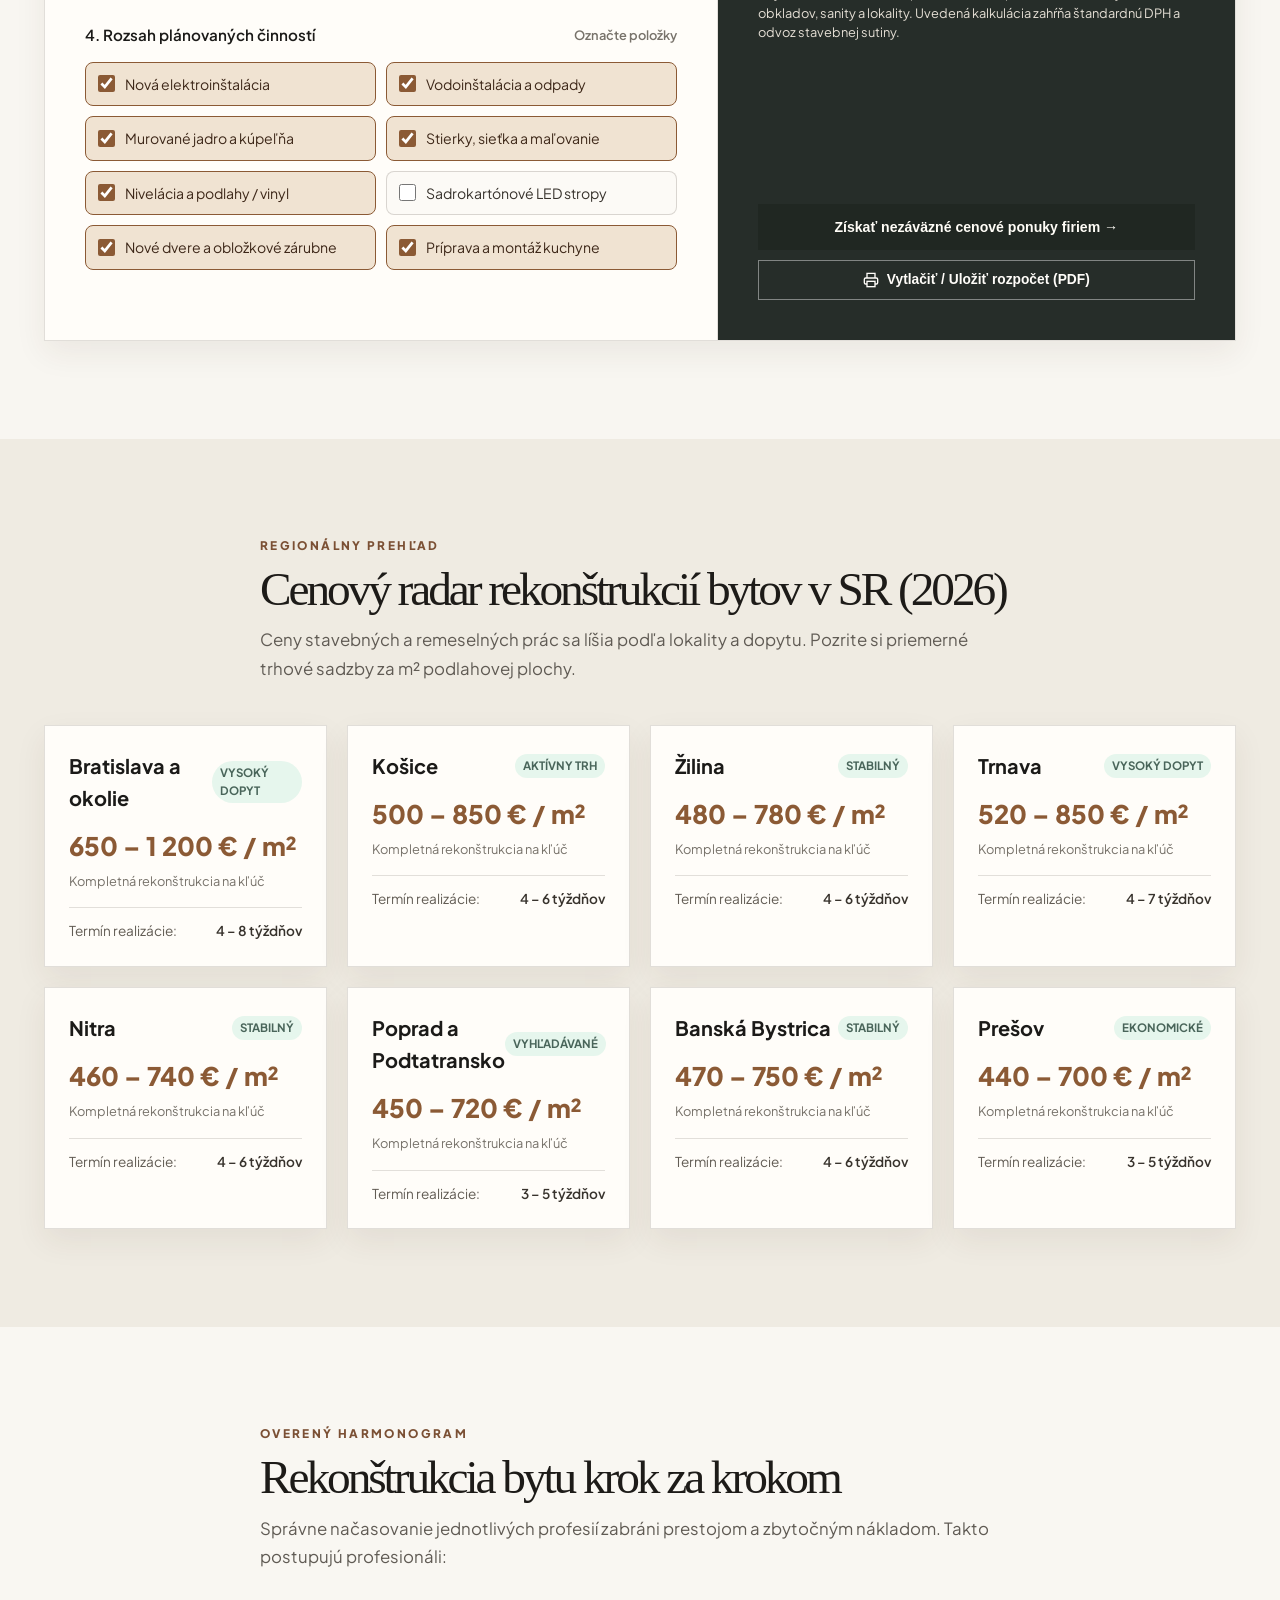
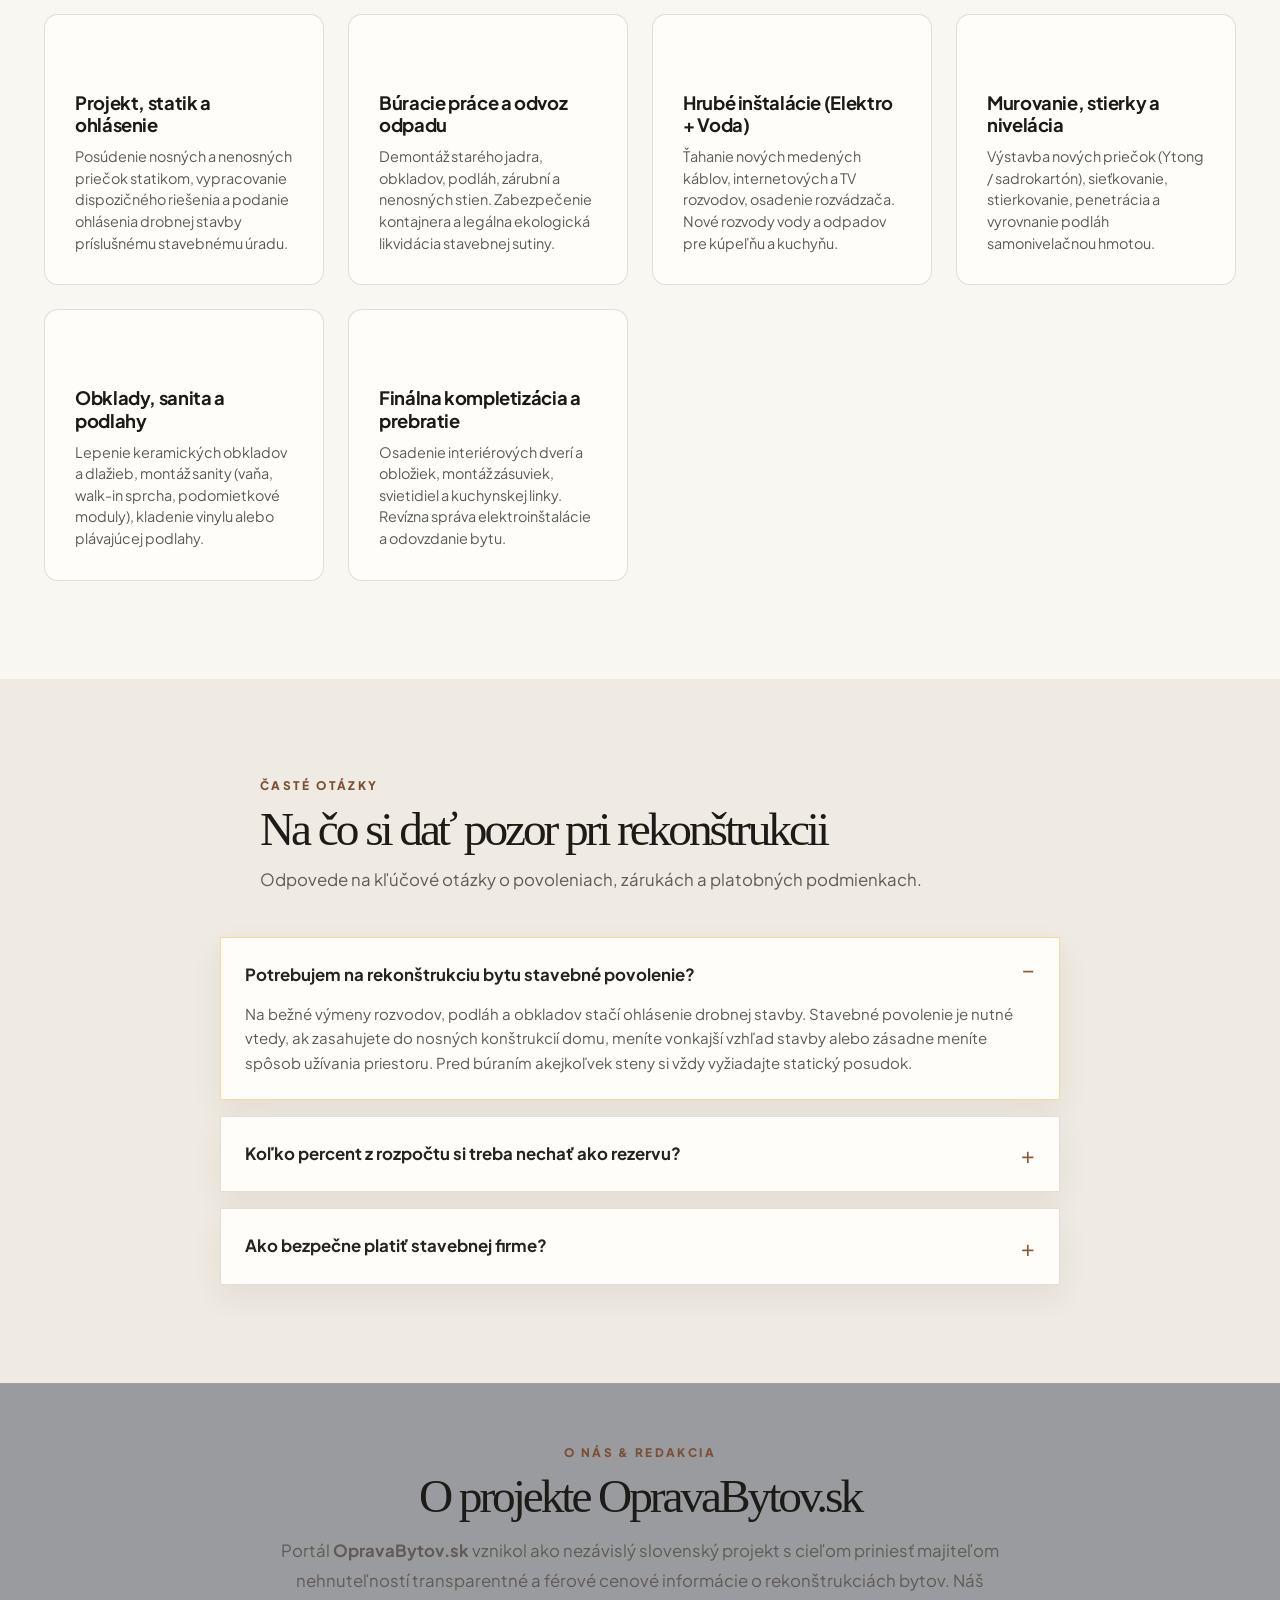
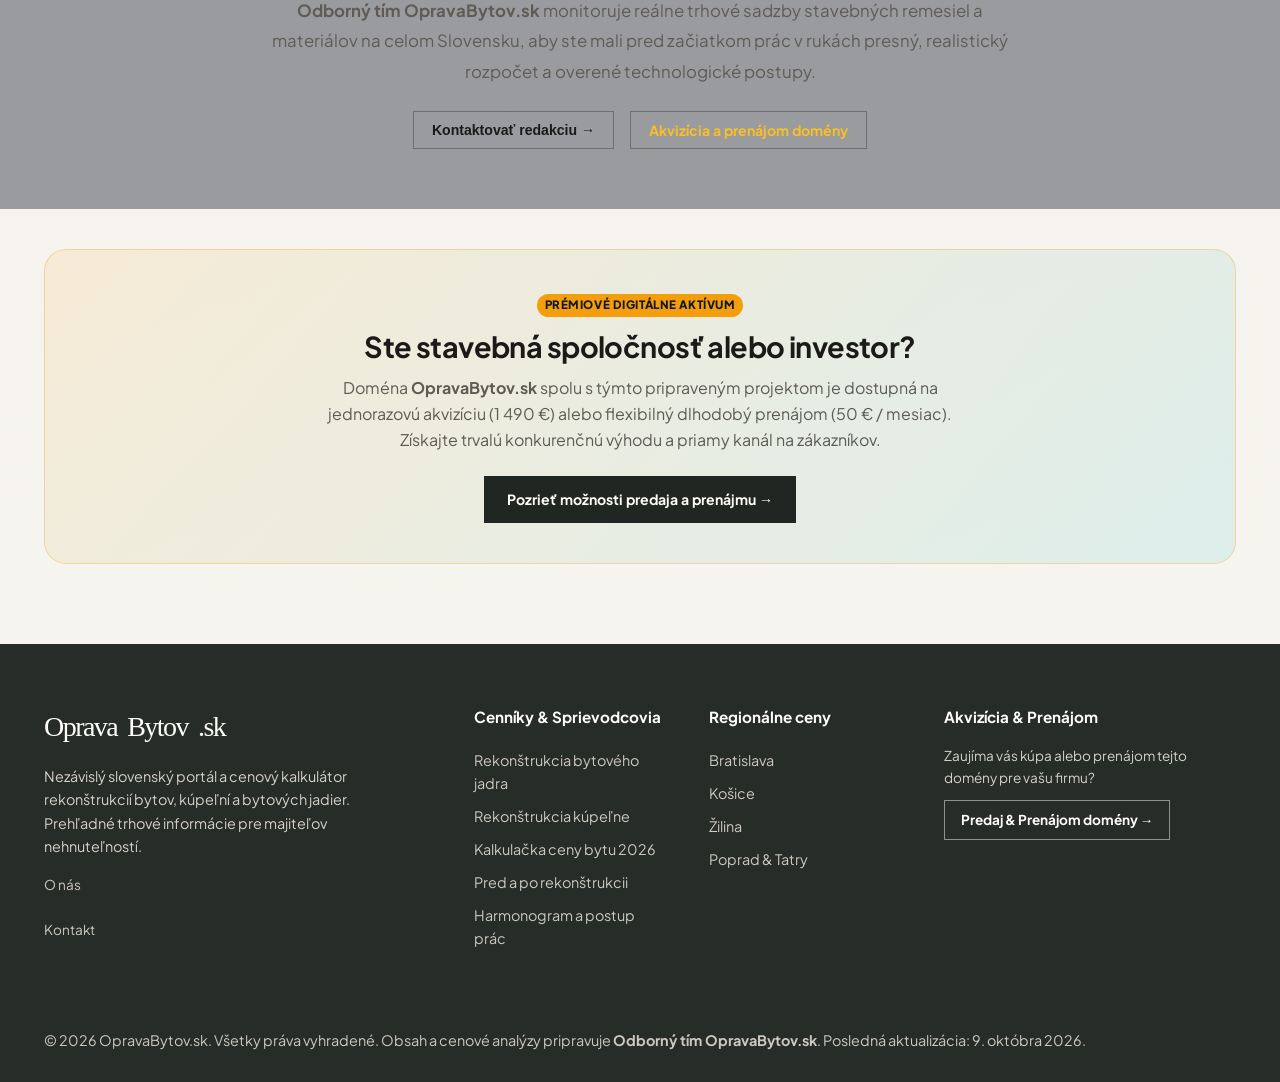
<file: pages/contact.html>
<!DOCTYPE html>
<html lang="sk">
<head>
  <meta charset="UTF-8">
  <title>Presmerovanie | OpravaBytov.sk</title>
  <link rel="canonical" href="https://opravabytov.sk/">
  <meta http-equiv="refresh" content="0; url=/#kontakt">
  <script>location.replace('/#kontakt');</script>
</head>
<body>
  <p>Stránka sa presunula. <a href="/#kontakt">Kontaktný formulár OpravaBytov.sk</a>.</p>
</body>
</html>
</file>
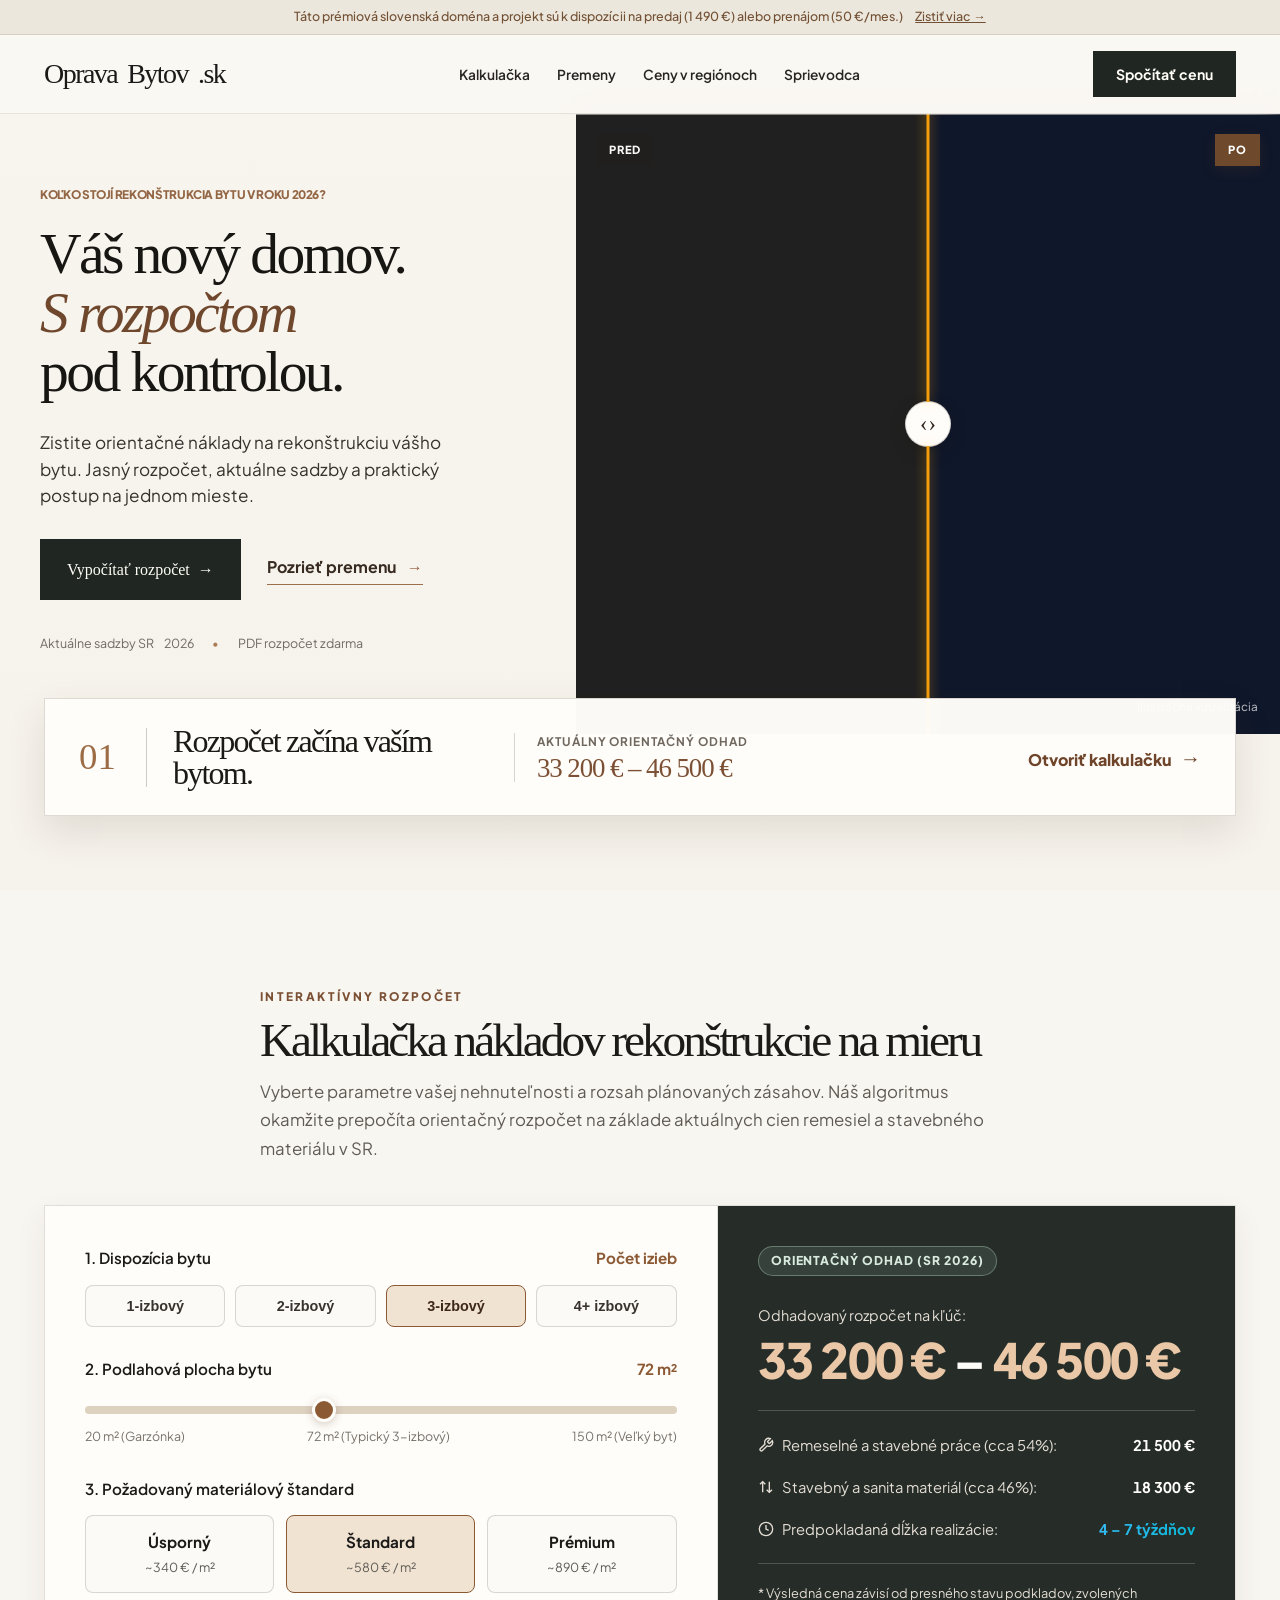
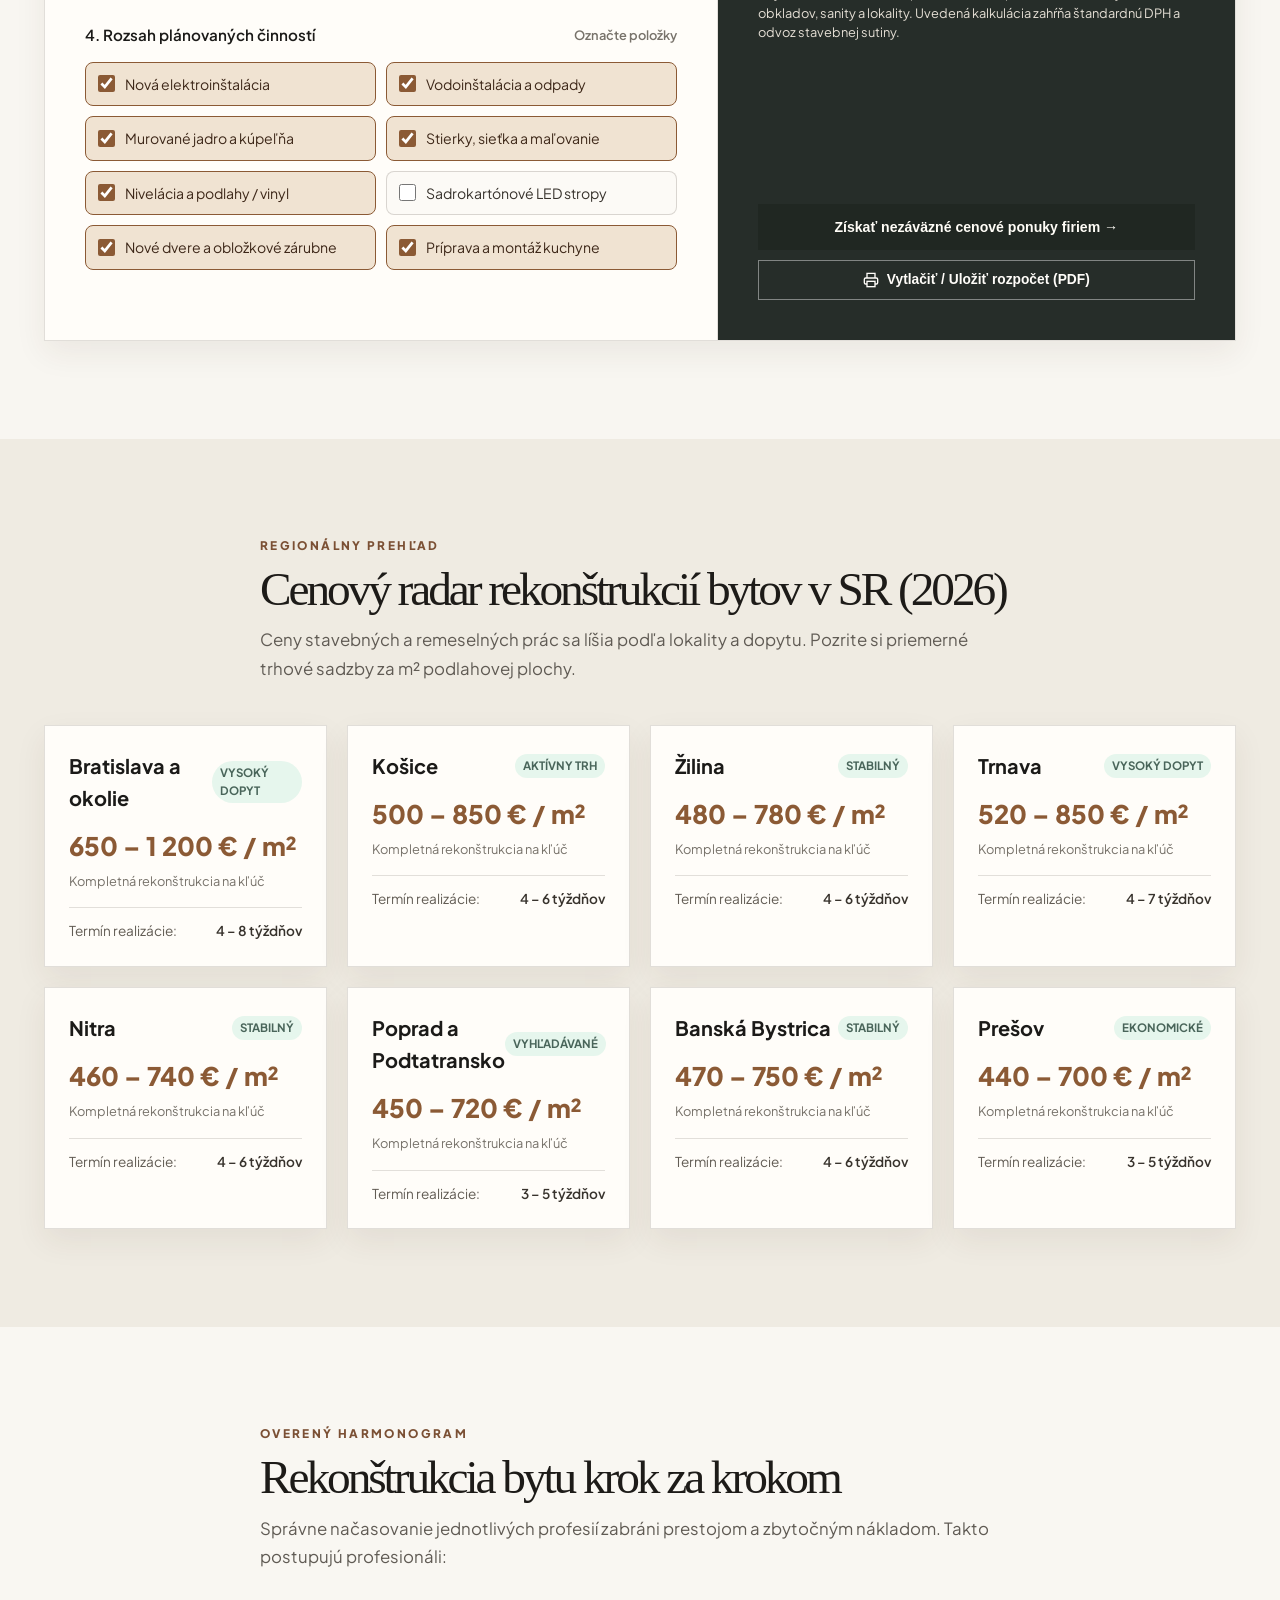
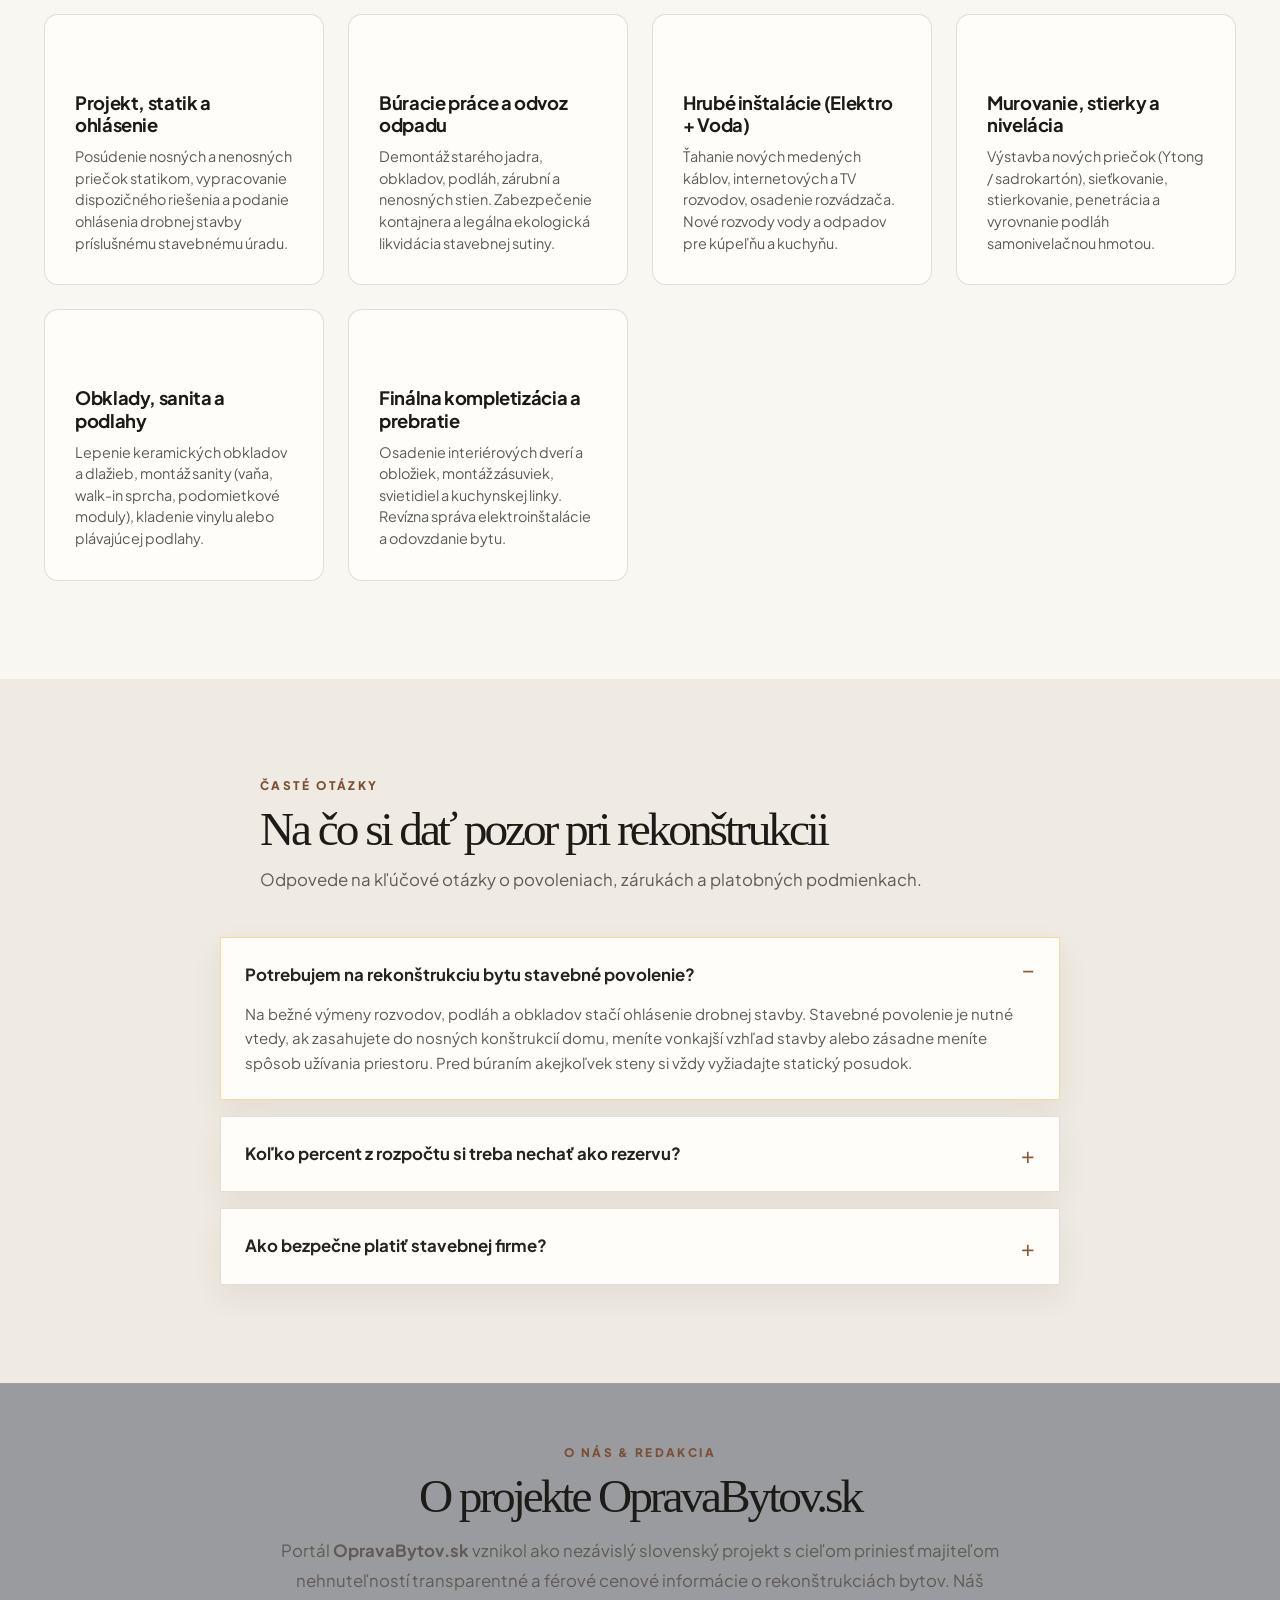
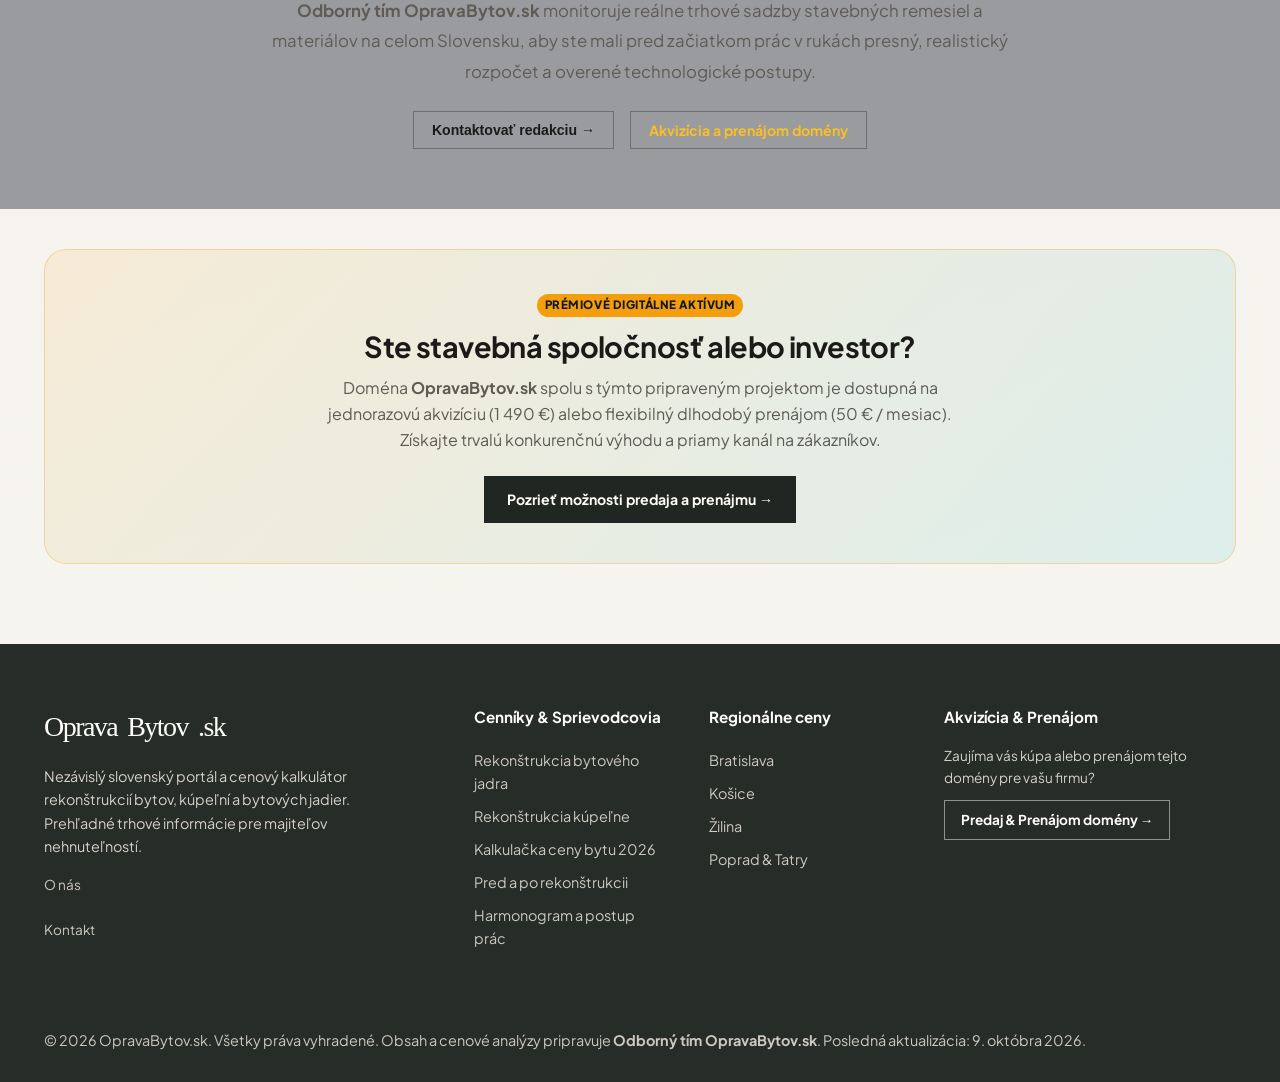
<file: pages/galeria.html>
<!DOCTYPE html>
<html lang="sk">
<head>
  <meta charset="UTF-8">
  <title>Presmerovanie | OpravaBytov.sk</title>
  <link rel="canonical" href="https://opravabytov.sk/">
  <meta http-equiv="refresh" content="0; url=/#porovnanie">
  <script>location.replace('/#porovnanie');</script>
</head>
<body>
  <p>Stránka sa presunula. <a href="/#porovnanie">Pokračovať na OpravaBytov.sk</a>.</p>
</body>
</html>
</file>
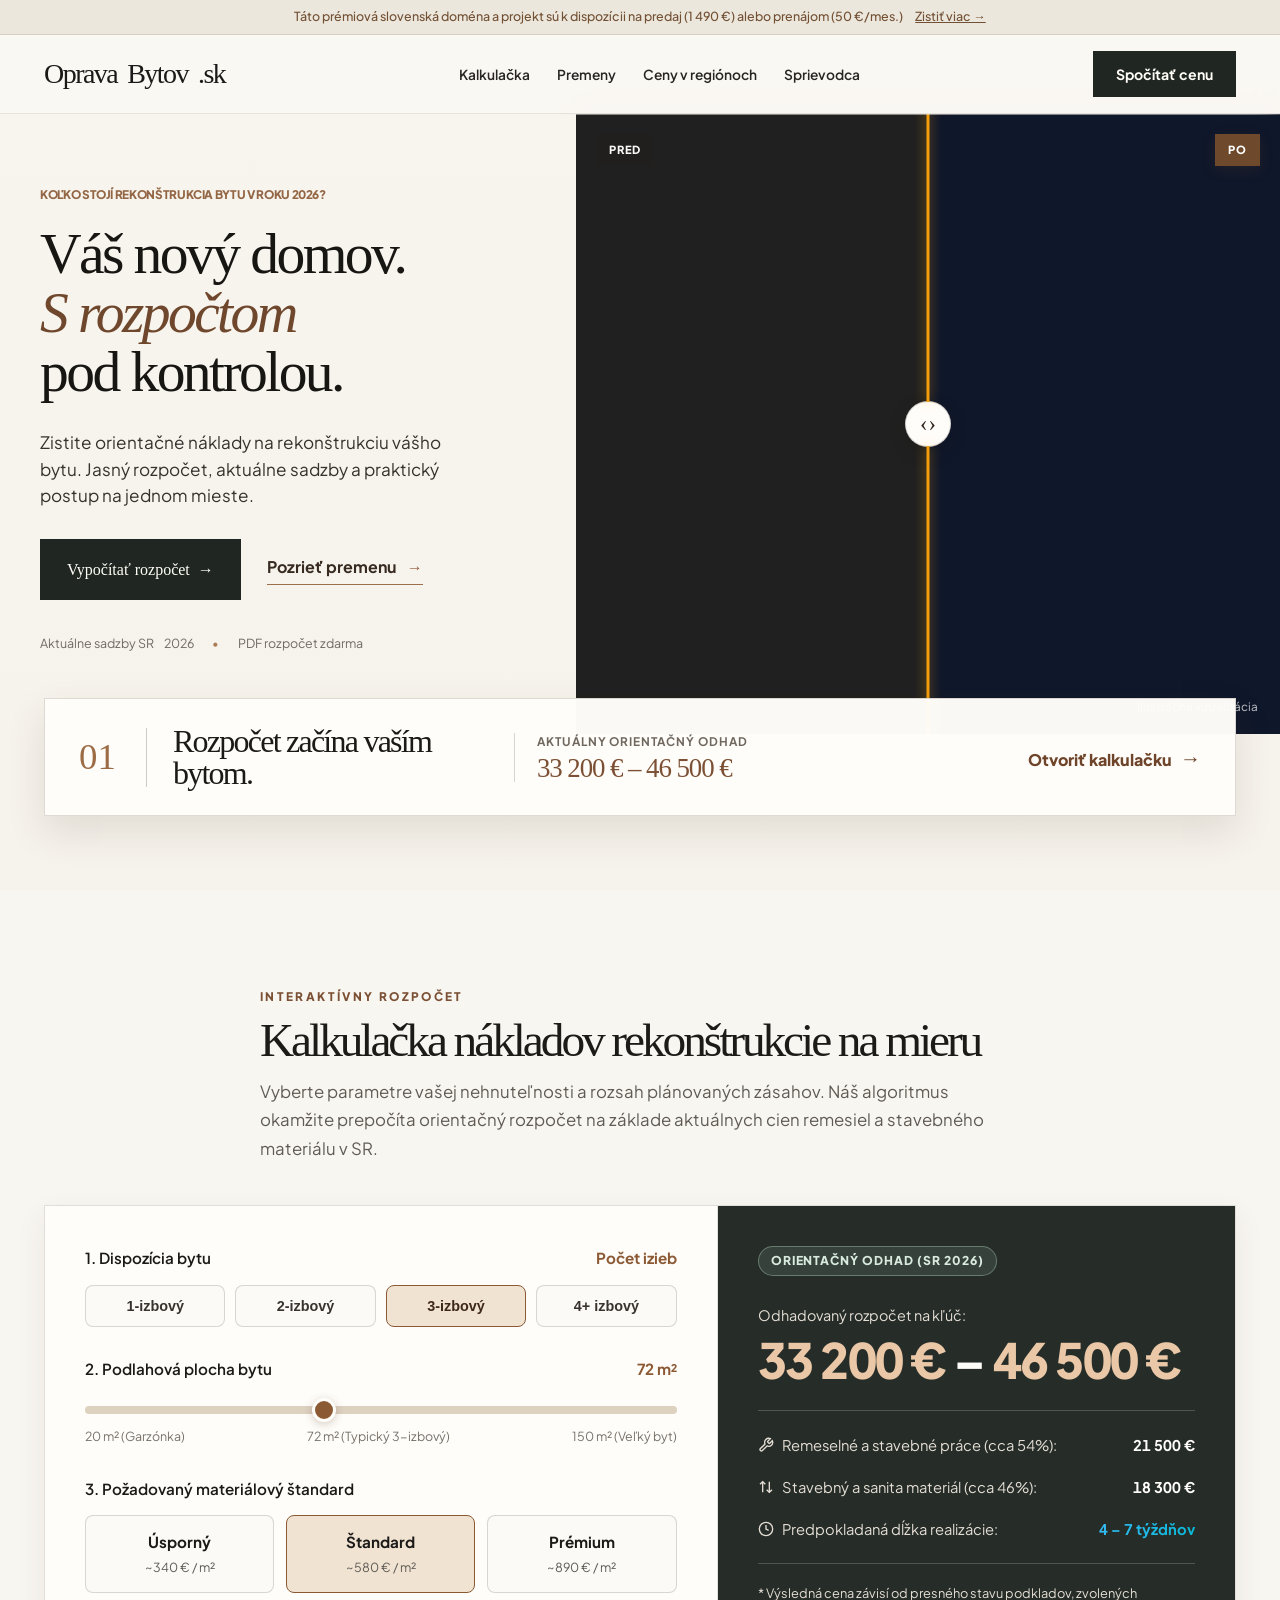
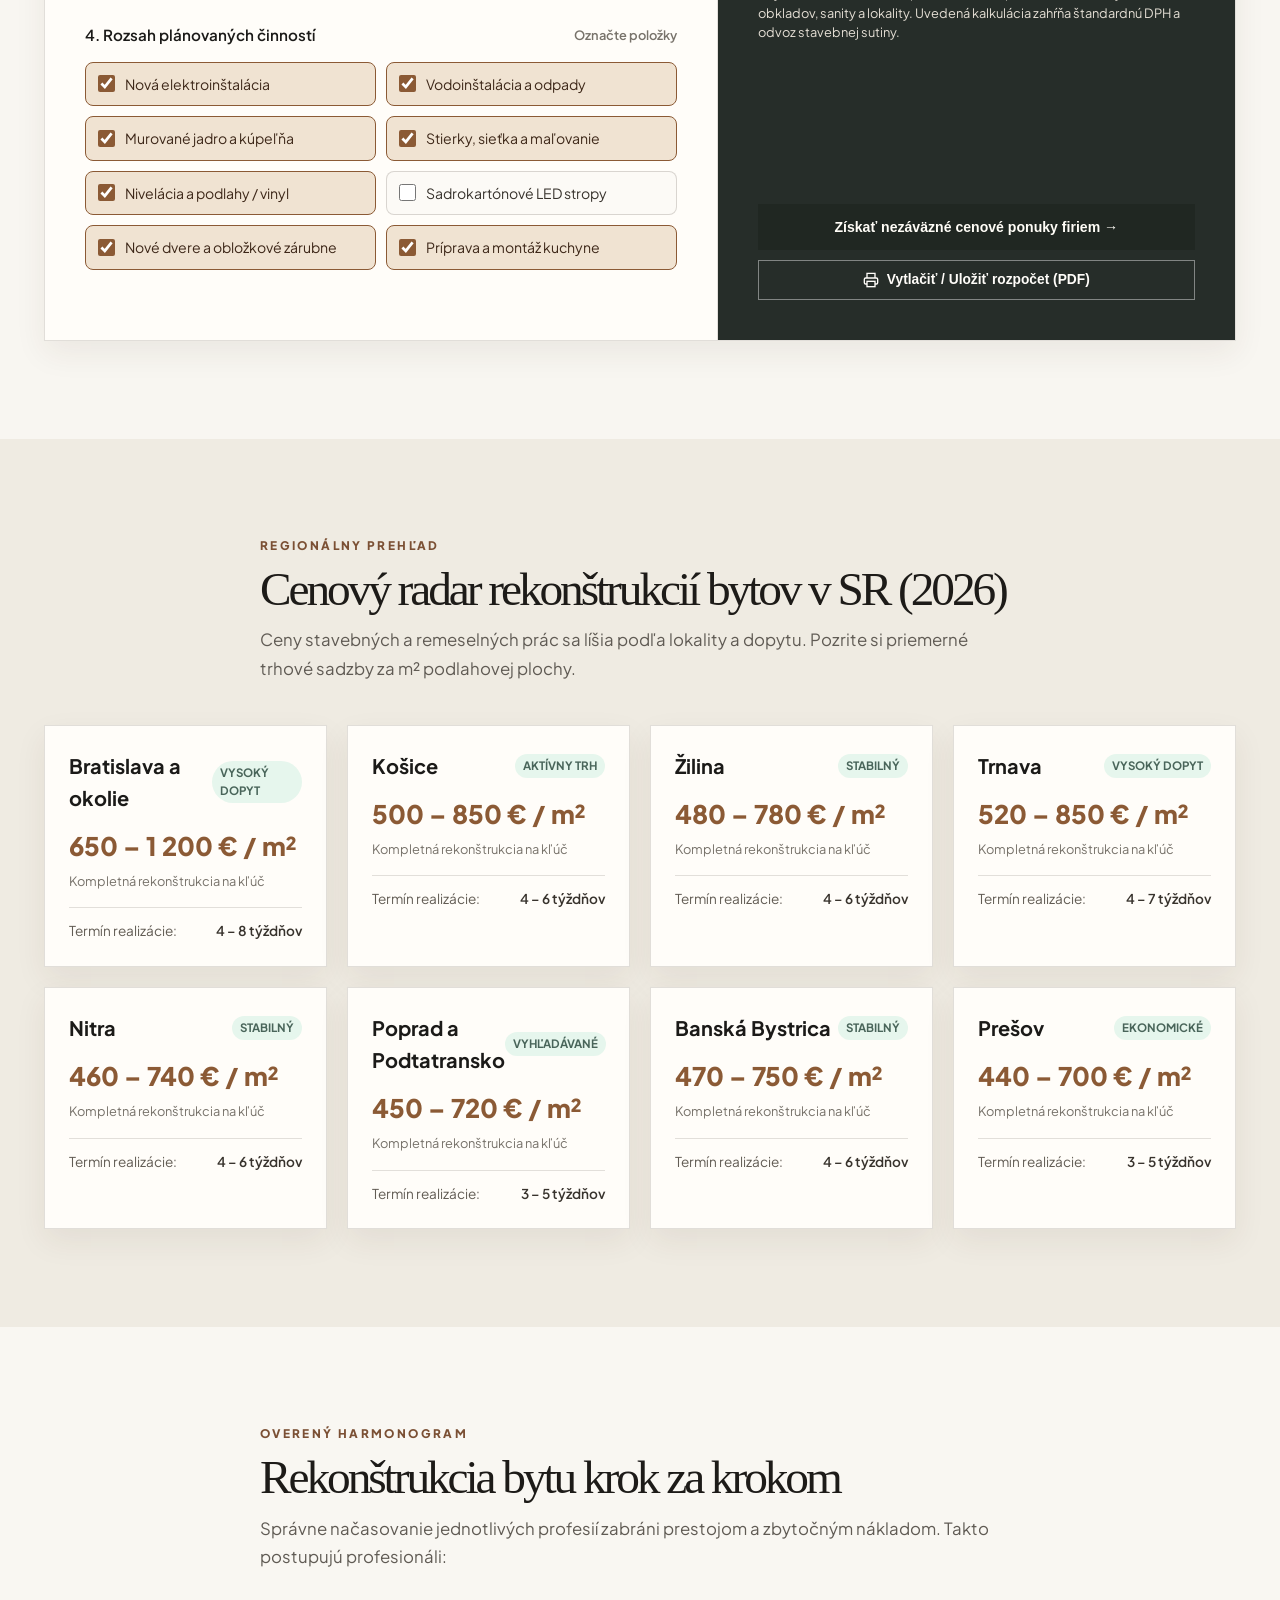
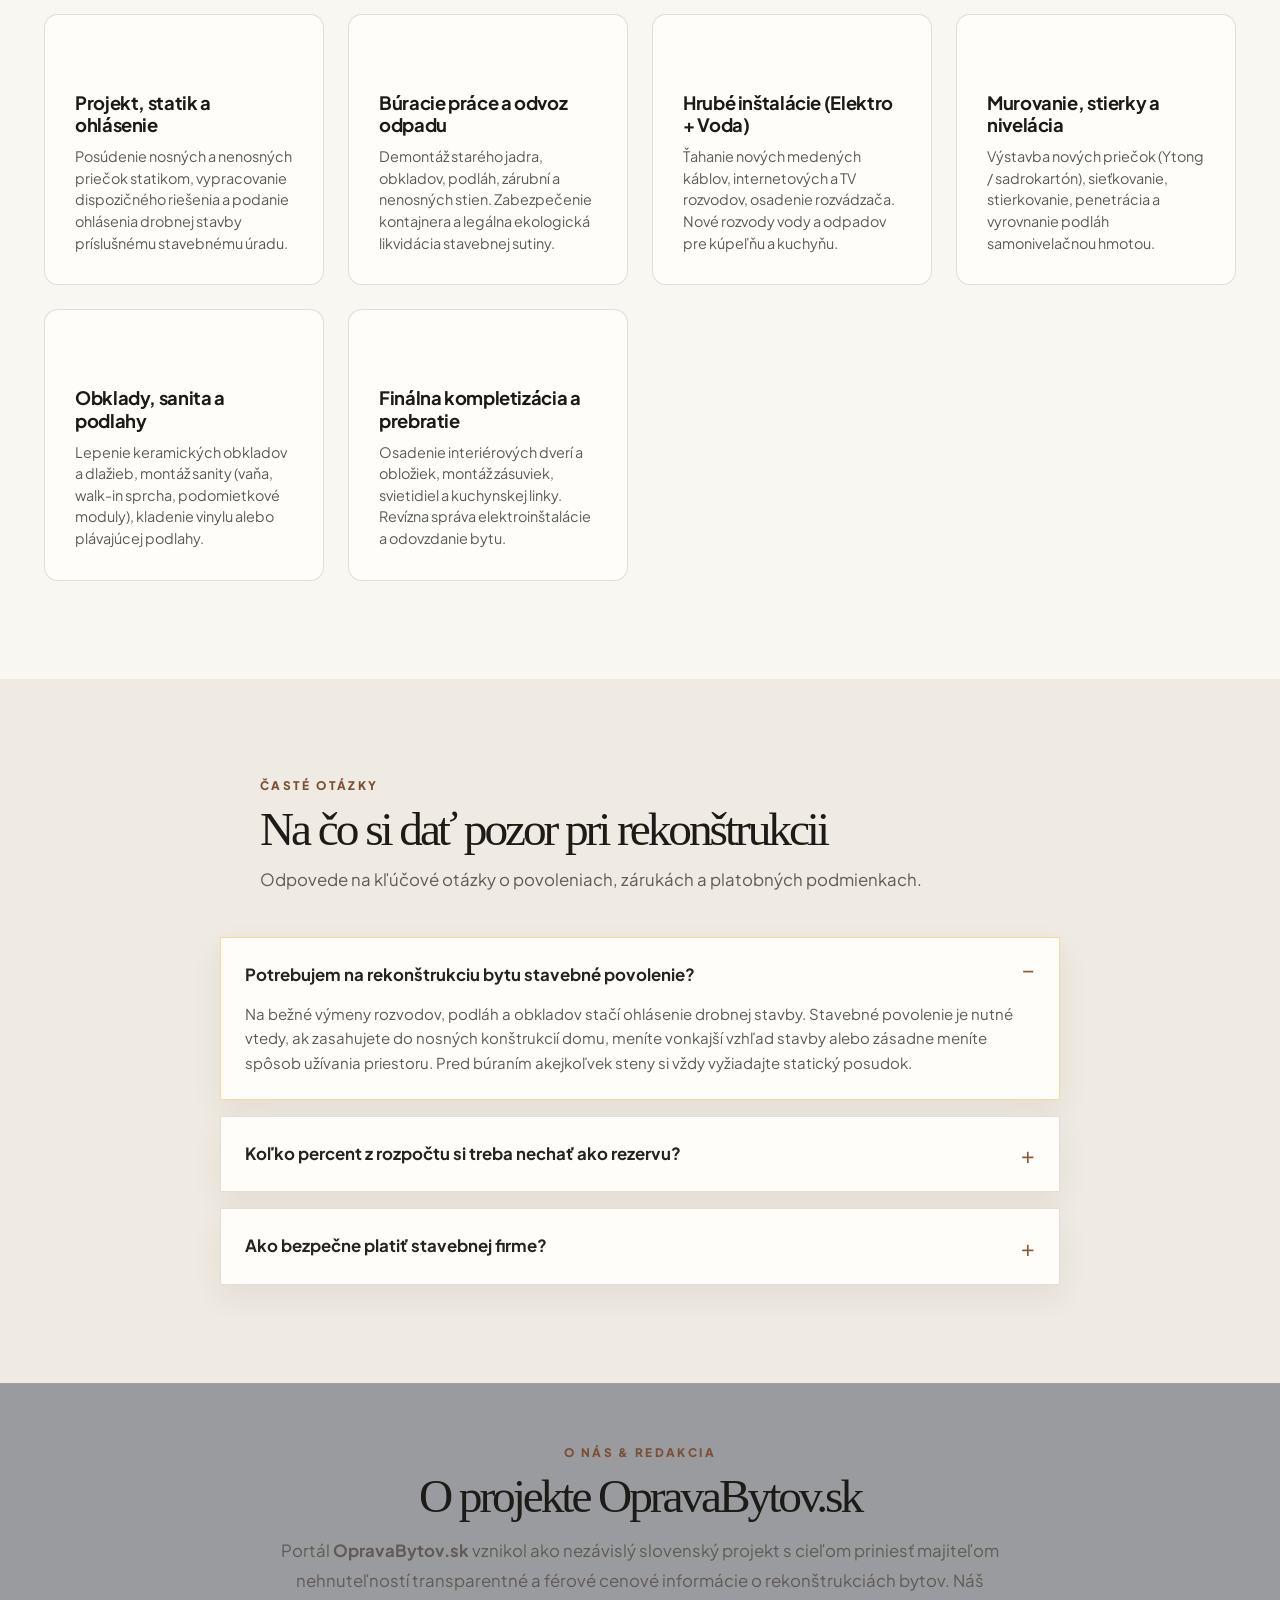
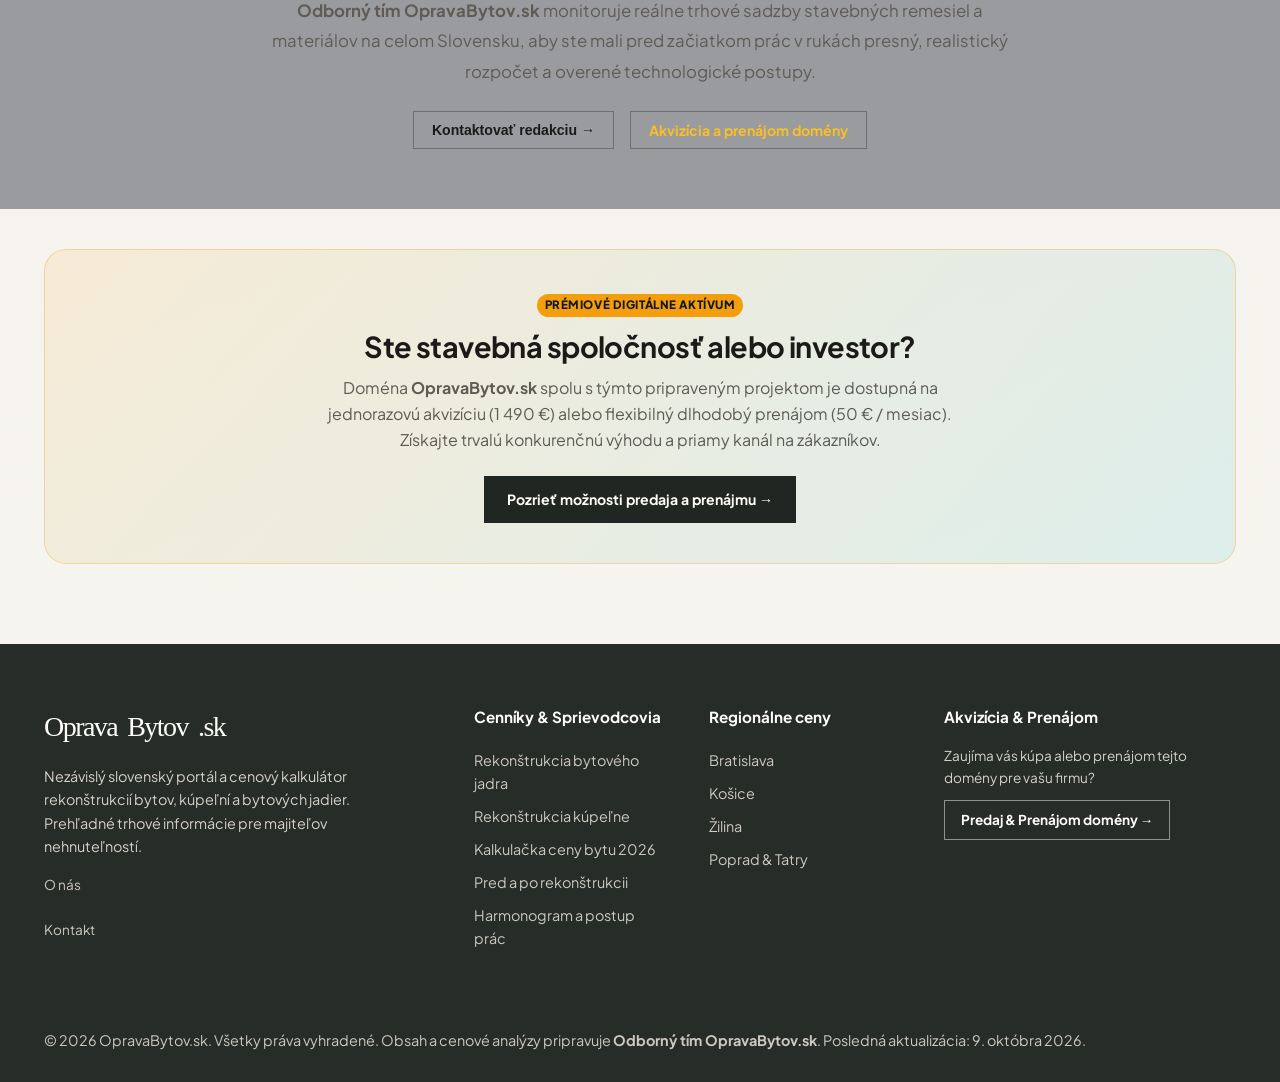
<file: pages/rekonstrukcie.html>
<!DOCTYPE html>
<html lang="sk">
<head>
  <meta charset="UTF-8">
  <title>Presmerovanie | OpravaBytov.sk</title>
  <link rel="canonical" href="https://opravabytov.sk/">
  <meta http-equiv="refresh" content="0; url=/">
  <script>location.replace('/');</script>
</head>
<body>
  <p>Stránka sa presunula. <a href="/">Pokračovať na OpravaBytov.sk</a>.</p>
</body>
</html>
</file>
<file: assets/css/style.min.css>
@font-face{font-family:'Plus Jakarta Sans';font-style:normal;font-weight:400 800;font-display:swap;src:url('../fonts/plus-jakarta-sans-latin-ext.woff2') format('woff2');unicode-range:U+0100-02BA,U+02BD-02C5,U+02C7-02CC,U+02CE-02D7,U+02DD-02FF,U+0304,U+0308,U+0329,U+1D00-1DBF,U+1E00-1E9F,U+1EF2-1EFF,U+2020,U+20A0-20AB,U+20AD-20C4,U+2113,U+2C60-2C7F,U+A720-A7FF}@font-face{font-family:'Plus Jakarta Sans';font-style:normal;font-weight:400 800;font-display:swap;src:url('../fonts/plus-jakarta-sans-latin.woff2') format('woff2');unicode-range:U+0000-00FF,U+0131,U+0152-0153,U+02BB-02BC,U+02C6,U+02DA,U+02DC,U+0304,U+0308,U+0329,U+2000-206F,U+20AC,U+2122,U+2191,U+2193,U+2212,U+2215,U+FEFF,U+FFFD}
:root{--bg-dark:#f4f0e8;--bg-card:#fffdf9;--bg-card-hover:#ffffff;--bg-elevated:#fffdf9;--primary:#8b5a35;--primary-glow:rgba(126, 82, 45, 0.16);--primary-light:#a97147;--accent:#49655a;--accent-glow:rgba(73, 101, 90, 0.12);--cyan:#7c5034;--cyan-glow:rgba(124, 80, 52, 0.10);--text-main:#1b1a18;--text-muted:#5e5b55;--text-dim:#77726a;--border-subtle:rgba(51, 43, 34, 0.14);--border-highlight:rgba(126, 82, 45, 0.44);--font-main:'Plus Jakarta Sans',-apple-system,BlinkMacSystemFont,'Segoe UI',Roboto,Helvetica,Arial,sans-serif;--font-display:Georgia,'Times New Roman',serif;--radius-sm:8px;--radius-md:14px;--radius-lg:22px;--radius-full:9999px;--transition:all 0.25s cubic-bezier(0.16, 1, 0.3, 1)}*,::after,::before{box-sizing:border-box;margin:0;padding:0}html{color-scheme:dark;font-family:var(--font-main);background-color:var(--bg-dark);color:var(--text-main);line-height:1.6}html.lenis,html.lenis body{height:auto}.lenis.lenis-smooth{scroll-behavior:auto!important}.lenis.lenis-smooth [data-lenis-prevent]{overscroll-behavior:contain}.lenis.lenis-stopped{overflow:hidden}body{overflow-x:hidden;position:relative;background-image:radial-gradient(circle at 15% 15%,rgba(245,158,11,.08) 0,transparent 45%),radial-gradient(circle at 85% 45%,rgba(6,182,212,.06) 0,transparent 50%),radial-gradient(circle at 50% 80%,rgba(245,158,11,.05) 0,transparent 40%),linear-gradient(to bottom,#070a12,#0b1120);min-height:100vh}.blueprint-grid{position:absolute;top:0;left:0;right:0;height:1400px;background-size:40px 40px;background-image:linear-gradient(to right,rgba(255,255,255,.025) 1px,transparent 1px),linear-gradient(to bottom,rgba(255,255,255,.025) 1px,transparent 1px);mask-image:linear-gradient(to bottom,black 50%,transparent 100%);-webkit-mask-image:linear-gradient(to bottom,black 50%,transparent 100%);pointer-events:none;z-index:0;overflow:hidden}.blueprint-grid::after{content:'';position:absolute;top:0;left:0;right:0;height:2px;background:linear-gradient(90deg,transparent 0,rgba(245,158,11,.6) 30%,rgba(6,182,212,.8) 50%,rgba(245,158,11,.6) 70%,transparent 100%);box-shadow:0 0 15px rgba(245,158,11,.4),0 0 25px rgba(6,182,212,.3);opacity:.65;animation:blueprintScan 14s infinite ease-in-out}@keyframes blueprintScan{0%{top:-2%;opacity:0}10%{opacity:.7}85%{opacity:.7}100%{top:102%;opacity:0}}.container{width:100%;max-width:1240px;margin:0 auto;padding:0 24px;position:relative;z-index:1}@media (max-width:600px){.container{padding:0 16px}}h1,h2,h3,h4{color:var(--text-main);font-weight:700;line-height:1.2;letter-spacing:-.02em}a{color:inherit;text-decoration:none;transition:var(--transition)}.text-gradient-gold{background:linear-gradient(135deg,#fbbf24 0,#f59e0b 50%,#d97706 100%);-webkit-background-clip:text;-webkit-text-fill-color:transparent}.text-gradient-cyan{background:linear-gradient(135deg,#38bdf8 0,#06b6d4 100%);-webkit-background-clip:text;-webkit-text-fill-color:transparent}.sale-banner{background:linear-gradient(90deg,rgba(245,158,11,.15),rgba(6,182,212,.15));border-bottom:1px solid rgba(245,158,11,.3);padding:10px 16px;font-size:.88rem;text-align:center;position:relative;z-index:100}.sale-banner a{display:inline-flex;align-items:center;gap:8px;color:#fef08a;font-weight:600;flex-wrap:wrap;justify-content:center}.sale-banner a:hover{color:#fff;text-decoration:underline}.sale-pill{background:#f59e0b;color:#0f172a;padding:2px 8px;border-radius:var(--radius-full);font-size:.72rem;font-weight:800;text-transform:uppercase;letter-spacing:.05em}.site-header{position:sticky;top:0;z-index:90;backdrop-filter:blur(16px);-webkit-backdrop-filter:blur(16px);background:rgba(7,10,18,.85);border-bottom:1px solid var(--border-subtle);padding:18px 0;transition:var(--transition)}.nav-wrap{display:flex;align-items:center;justify-content:space-between;gap:16px}.logo{display:flex;align-items:center;gap:10px;font-size:1.35rem;font-weight:800;letter-spacing:-.03em;white-space:nowrap;flex-shrink:0}.logo-icon{width:36px;height:36px;background:linear-gradient(135deg,#f59e0b,#d97706);border-radius:10px;display:flex;align-items:center;justify-content:center;color:#0f172a;font-weight:900;box-shadow:0 4px 12px var(--primary-glow);flex-shrink:0}.logo span{color:var(--primary)}.nav-links{display:flex;align-items:center;gap:22px;list-style:none;flex-shrink:1}.nav-links a{font-size:.92rem;font-weight:500;color:var(--text-muted);white-space:nowrap}.nav-links a:hover{color:var(--text-main)}.mobile-menu-toggle{display:none;flex-direction:column;justify-content:center;align-items:center;gap:5px;width:38px;height:38px;background:rgba(255,255,255,.04);border:1px solid var(--border-subtle);border-radius:var(--radius-sm);cursor:pointer;padding:8px;transition:var(--transition);flex-shrink:0}.mobile-menu-toggle:hover{background:rgba(255,255,255,.08);border-color:var(--primary)}.hamburger-line{display:block;width:20px;height:2px;background:var(--text-main);border-radius:2px;transition:transform .25s ease,opacity .25s ease}.mobile-menu-toggle.active .hamburger-line:first-child{transform:translateY(7px) rotate(45deg)}.mobile-menu-toggle.active .hamburger-line:nth-child(2){opacity:0}.mobile-menu-toggle.active .hamburger-line:nth-child(3){transform:translateY(-7px) rotate(-45deg)}@media (max-width:1220px){.nav-links{gap:14px}.nav-links a{font-size:.86rem}}@media (max-width:1100px){.mobile-menu-toggle{display:flex}.nav-links{position:fixed;top:73px;left:0;right:0;background:rgba(7,10,18,.97);backdrop-filter:blur(20px);-webkit-backdrop-filter:blur(20px);border-bottom:1px solid var(--border-subtle);flex-direction:column;align-items:stretch;gap:0;padding:12px 24px 20px;transform:translateY(-130%);opacity:0;pointer-events:none;transition:transform .3s cubic-bezier(.16, 1, .3, 1),opacity .25s ease;z-index:99;box-shadow:0 20px 40px rgba(0,0,0,.7)}.nav-links.open{transform:translateY(0);opacity:1;pointer-events:auto}.nav-links li{border-bottom:1px solid rgba(255,255,255,.06)}.nav-links li:last-child{border-bottom:none}.nav-links a{display:block;padding:13px 4px;font-size:1.05rem;font-weight:600;color:var(--text-main)}.nav-links a:hover{color:var(--primary)}}@media (max-width:480px){.logo{font-size:1.15rem;gap:8px}.logo-icon{width:32px;height:32px}.btn-header-cta{padding:7px 14px;font-size:.8rem}.nav-actions{gap:8px}}@media (max-width:380px){.btn-header-cta{display:none!important}}.nav-actions{display:flex;align-items:center;gap:12px}.btn{display:inline-flex;align-items:center;justify-content:center;gap:8px;padding:11px 22px;border-radius:var(--radius-full);font-size:.92rem;font-weight:600;cursor:pointer;border:1px solid transparent;transition:var(--transition);text-align:center}.btn-primary{background:linear-gradient(135deg,#f59e0b,#d97706);color:#0b0f19;font-weight:700;box-shadow:0 4px 16px var(--primary-glow)}.btn-primary:hover{transform:translateY(-2px);box-shadow:0 6px 24px rgba(245,158,11,.4);background:linear-gradient(135deg,#fbbf24,#f59e0b)}.btn-secondary{background:rgba(255,255,255,.05);color:var(--text-main);border-color:var(--border-subtle)}.btn-secondary:hover{background:rgba(255,255,255,.1);border-color:rgba(255,255,255,.2);transform:translateY(-2px)}.btn-glow{position:relative;overflow:hidden}.btn-glow::after{content:'';position:absolute;top:-50%;left:-50%;width:200%;height:200%;background:radial-gradient(circle,rgba(255,255,255,.3) 0,transparent 60%);opacity:0;transition:opacity .3s}.btn-glow:hover::after{opacity:1}.hero{padding:70px 0 60px;text-align:center}.hero-badge{display:inline-flex;align-items:center;gap:8px;padding:6px 16px;border-radius:var(--radius-full);background:rgba(245,158,11,.1);border:1px solid rgba(245,158,11,.3);font-size:.85rem;font-weight:600;color:#fbbf24;margin-bottom:24px}.hero-badge-pulse{width:8px;height:8px;border-radius:50%;background:#f59e0b;box-shadow:0 0 10px #f59e0b;animation:pulse 2s infinite}@keyframes pulse{0%{transform:scale(.95);opacity:.8}50%{transform:scale(1.3);opacity:1}100%{transform:scale(.95);opacity:.8}}.hero h1{font-size:clamp(2.4rem, 5vw, 4.2rem);font-weight:800;max-width:960px;margin:0 auto 20px;letter-spacing:-.03em}.hero-lead{font-size:clamp(1.05rem, 1.8vw, 1.25rem);color:var(--text-muted);max-width:740px;margin:0 auto 36px}.hero-stats{display:grid;grid-template-columns:repeat(auto-fit,minmax(200px,1fr));gap:20px;max-width:900px;margin:40px auto 0}.stat-box{background:var(--bg-card);backdrop-filter:blur(12px);border:1px solid var(--border-subtle);border-radius:var(--radius-md);padding:20px 16px;transition:var(--transition)}.stat-box:hover{border-color:rgba(245,158,11,.3);transform:translateY(-3px)}.stat-value{font-size:1.9rem;font-weight:800;color:var(--primary);margin-bottom:4px}.stat-label{font-size:.85rem;color:var(--text-dim)}.section-calc{padding:80px 0;position:relative}.section-header{text-align:center;max-width:720px;margin:0 auto 48px}.section-tag{font-size:.82rem;text-transform:uppercase;font-weight:800;color:var(--cyan);letter-spacing:.1em;margin-bottom:10px;display:block}.section-title{font-size:clamp(1.8rem, 3.2vw, 2.7rem);margin-bottom:14px}.section-desc{color:var(--text-muted);font-size:1.05rem}.calc-card{background:rgba(15,23,42,.8);backdrop-filter:blur(20px);border:1px solid var(--border-subtle);border-radius:var(--radius-lg);box-shadow:0 20px 60px rgba(0,0,0,.5);overflow:hidden;display:grid;grid-template-columns:1.3fr 1fr;position:relative}@media (max-width:960px){.calc-card{grid-template-columns:1fr}}.calc-controls{padding:40px;border-right:1px solid var(--border-subtle)}@media (max-width:600px){.calc-controls{padding:24px}}.calc-group{margin-bottom:30px}.calc-label{display:flex;justify-content:space-between;align-items:center;font-weight:600;font-size:.95rem;margin-bottom:14px;color:var(--text-main)}.calc-hint{color:var(--primary);font-weight:700}.room-selector{display:grid;grid-template-columns:repeat(4,1fr);gap:10px}.room-btn{background:rgba(255,255,255,.04);border:1px solid var(--border-subtle);color:var(--text-muted);padding:12px 8px;border-radius:var(--radius-sm);font-weight:600;font-size:.9rem;cursor:pointer;transition:var(--transition);text-align:center}.room-btn:hover{background:rgba(255,255,255,.08);color:var(--text-main)}.room-btn.active{background:rgba(245,158,11,.15);border-color:var(--primary);color:#fbbf24;box-shadow:0 0 12px var(--primary-glow)}.slider-wrap{position:relative;margin-top:10px}.range-slider{-webkit-appearance:none;appearance:none;width:100%;height:8px;border-radius:var(--radius-full);background:rgba(255,255,255,.1);outline:0;cursor:pointer}.range-slider::-webkit-slider-thumb{-webkit-appearance:none;appearance:none;width:24px;height:24px;border-radius:50%;background:var(--primary);border:3px solid #0f172a;box-shadow:0 0 12px var(--primary-glow);cursor:pointer;transition:transform .15s}.range-slider::-webkit-slider-thumb:hover{transform:scale(1.15)}.standard-grid{display:grid;grid-template-columns:repeat(3,1fr);gap:12px}.standard-card{background:rgba(255,255,255,.03);border:1px solid var(--border-subtle);border-radius:var(--radius-sm);padding:14px 10px;cursor:pointer;transition:var(--transition);text-align:center}.standard-card:hover{border-color:rgba(255,255,255,.2)}.standard-card.active{background:rgba(6,182,212,.12);border-color:var(--cyan);box-shadow:0 0 14px var(--cyan-glow)}.standard-name{font-weight:700;font-size:.95rem;margin-bottom:4px;color:var(--text-main)}.standard-rate{font-size:.78rem;color:var(--text-dim)}@media (max-width:480px){.standard-grid{gap:6px}.standard-card{padding:10px 4px}.standard-name{font-size:.82rem}.standard-rate{font-size:.68rem}}@media (max-width:400px){.room-selector{gap:6px}.room-btn{padding:10px 4px;font-size:.82rem}.calc-controls,.calc-result-panel{padding:18px 14px!important}}.tasks-grid{display:grid;grid-template-columns:repeat(2,1fr);gap:10px}@media (max-width:500px){.tasks-grid{grid-template-columns:1fr}}.task-checkbox-label{display:flex;align-items:center;gap:10px;padding:10px 12px;border-radius:var(--radius-sm);background:rgba(255,255,255,.02);border:1px solid var(--border-subtle);font-size:.88rem;cursor:pointer;transition:var(--transition);user-select:none}.task-checkbox-label:hover{background:rgba(255,255,255,.05)}.task-checkbox-label input[type=checkbox]{accent-color:var(--primary);width:17px;height:17px;cursor:pointer}.task-checkbox-label.checked{border-color:rgba(245,158,11,.4);background:rgba(245,158,11,.06)}.calc-result-panel{padding:40px;background:linear-gradient(180deg,rgba(11,17,32,.95) 0,rgba(7,10,18,.95) 100%);display:flex;flex-direction:column;justify-content:space-between}@media (max-width:600px){.calc-result-panel{padding:24px}}.result-badge{display:inline-block;font-size:.76rem;font-weight:800;text-transform:uppercase;letter-spacing:.08em;color:var(--accent);background:rgba(16,185,129,.1);border:1px solid rgba(16,185,129,.3);padding:4px 12px;border-radius:var(--radius-full);margin-bottom:12px}.price-display{margin:16px 0 24px}.price-label{font-size:.9rem;color:var(--text-dim);margin-bottom:6px}.price-range{font-size:clamp(2.2rem, 3.8vw, 3.2rem);font-weight:800;color:#fff;letter-spacing:-.03em;line-height:1.1;font-variant-numeric:tabular-nums;font-feature-settings:"tnum"}.price-range span{color:var(--primary);font-variant-numeric:tabular-nums;font-feature-settings:"tnum"}.breakdown-list{border-top:1px solid var(--border-subtle);border-bottom:1px solid var(--border-subtle);padding:20px 0;margin:20px 0;display:flex;flex-direction:column;gap:14px}.breakdown-row{display:flex;justify-content:space-between;align-items:center;gap:12px;font-size:.92rem;min-height:28px}.breakdown-row .label{color:var(--text-muted);display:flex;align-items:center;gap:8px;flex:1;min-width:0}.breakdown-row .val{font-weight:700;color:var(--text-main);white-space:nowrap;flex-shrink:0;text-align:right;font-variant-numeric:tabular-nums;font-feature-settings:"tnum";min-width:95px}.section-comparison{padding:80px 0}.compare-card{max-width:960px;margin:0 auto;border-radius:var(--radius-lg);overflow:hidden;border:1px solid var(--border-subtle);box-shadow:0 20px 50px rgba(0,0,0,.6);position:relative;background:#000}.compare-container{position:relative;width:100%;height:480px;overflow:hidden;user-select:none}@media (max-width:600px){.compare-container{height:320px}}.compare-image{position:absolute;top:0;left:0;width:100%;height:100%;background-size:cover;background-position:center}.compare-before{background-color:#1a1a1a;background-image:url('../images/before.webp');background-size:cover;background-position:center}.compare-after{background-color:#0f172a;background-image:url('../images/after.webp');background-size:cover;background-position:center;width:100%;clip-path:polygon(0 0,50% 0,50% 100%,0 100%);will-change:clip-path}.trust-badges-wrap{display:flex;justify-content:center;gap:20px;flex-wrap:wrap;margin:30px auto 0;max-width:900px}.trust-badge-item{display:flex;align-items:center;gap:10px;background:rgba(255,255,255,.03);border:1px solid var(--border-subtle);border-radius:var(--radius-full);padding:8px 18px;font-size:.84rem;color:var(--text-muted)}.trust-badge-item svg{color:var(--accent);flex-shrink:0}.compare-badge{position:absolute;top:20px;padding:6px 14px;border-radius:var(--radius-full);font-size:.78rem;font-weight:800;letter-spacing:.05em;text-transform:uppercase;z-index:5}.badge-before{right:20px;background:rgba(0,0,0,.75);border:1px solid rgba(255,255,255,.2);color:#d1d5db}.badge-after{left:20px;background:rgba(245,158,11,.9);color:#090d16;box-shadow:0 4px 14px var(--primary-glow)}.compare-slider-input{position:absolute;top:0;left:0;width:100%;height:100%;opacity:0;cursor:ew-resize;z-index:10}.compare-handle{position:absolute;top:50%;left:50%;transform:translate(-50%,-50%);width:44px;height:44px;background:#f59e0b;border:3px solid #fff;border-radius:50%;display:flex;align-items:center;justify-content:center;color:#0f172a;box-shadow:0 0 20px rgba(0,0,0,.8);pointer-events:none;z-index:6}.compare-handle::after,.compare-handle::before{content:'';position:absolute;left:50%;width:3px;height:400px;background:#f59e0b;transform:translateX(-50%);pointer-events:none;box-shadow:0 0 12px rgba(245,158,11,.7)}.compare-handle::before{bottom:100%}.compare-handle::after{top:100%}.section-cities{padding:80px 0}.cities-grid{display:grid;grid-template-columns:repeat(auto-fill,minmax(260px,1fr));gap:20px}.city-card{background:var(--bg-card);border:1px solid var(--border-subtle);border-radius:var(--radius-md);padding:24px;transition:var(--transition);position:relative;overflow:hidden}.city-card:hover{border-color:rgba(245,158,11,.4);transform:translateY(-4px);background:var(--bg-card-hover)}.city-top{display:flex;justify-content:space-between;align-items:center;margin-bottom:12px}.city-name{font-size:1.25rem;font-weight:700}.city-demand{font-size:.72rem;font-weight:700;text-transform:uppercase;color:var(--accent);background:rgba(16,185,129,.1);padding:3px 8px;border-radius:var(--radius-full)}.city-price-val{font-size:1.6rem;font-weight:800;color:var(--primary);margin-bottom:4px}.city-price-sub{font-size:.8rem;color:var(--text-dim);margin-bottom:16px}.city-details{border-top:1px solid var(--border-subtle);padding-top:12px;font-size:.85rem;color:var(--text-muted);display:flex;justify-content:space-between}.section-guide{padding:80px 0}.timeline-grid{display:grid;grid-template-columns:repeat(auto-fit,minmax(min(100%,280px),1fr));gap:24px}.step-card{background:var(--bg-card);border:1px solid var(--border-subtle);border-radius:var(--radius-md);padding:30px;position:relative;transition:var(--transition)}.step-card:hover{border-color:rgba(6,182,212,.4);transform:translateY(-3px)}.step-num{font-size:2.2rem;font-weight:900;color:rgba(255,255,255,.1);line-height:1;margin-bottom:12px}.step-card:hover .step-num{color:var(--cyan)}.step-title{font-size:1.15rem;margin-bottom:10px}.step-desc{font-size:.9rem;color:var(--text-muted);line-height:1.5}.section-faq{padding:80px 0}.faq-list{max-width:840px;margin:0 auto;display:flex;flex-direction:column;gap:16px}.faq-item{background:var(--bg-card);border:1px solid var(--border-subtle);border-radius:var(--radius-md);padding:24px;cursor:pointer;transition:var(--transition)}.faq-item:hover{border-color:rgba(255,255,255,.2)}details.faq-item[open]{border-color:rgba(245,158,11,.4);background:rgba(15,23,42,.6)}.faq-q{font-weight:700;font-size:1.05rem;display:flex;justify-content:space-between;align-items:center;list-style:none;cursor:pointer;user-select:none}summary.faq-q::-webkit-details-marker{display:none}summary.faq-q::after{content:'+';font-size:1.4rem;font-weight:400;color:var(--primary);transition:transform .25s ease;line-height:1;margin-left:12px;flex-shrink:0}details[open] summary.faq-q::after{content:'−';transform:rotate(180deg)}.faq-a{margin-top:14px;color:var(--text-muted);font-size:.94rem;line-height:1.6}.site-footer{border-top:1px solid var(--border-subtle);background:#04060a;padding:60px 0 30px;font-size:.9rem;color:var(--text-dim)}.footer-grid{display:grid;grid-template-columns:2fr 1fr 1fr 1.5fr;gap:40px;margin-bottom:50px}@media (max-width:850px){.footer-grid{grid-template-columns:1fr 1fr}}@media (max-width:500px){.footer-grid{grid-template-columns:1fr}}.footer-col .footer-heading,.footer-col h5{color:var(--text-main);font-size:.95rem;margin-bottom:16px;font-weight:700}.footer-links{list-style:none;display:flex;flex-direction:column;gap:10px}.footer-links a:hover{color:var(--primary)}.footer-bottom{border-top:1px solid var(--border-subtle);padding-top:24px;display:flex;justify-content:space-between;align-items:center;flex-wrap:wrap;gap:12px}.pitch-hero{padding:90px 0 60px;text-align:center}.pitch-grid{display:grid;grid-template-columns:1.2fr 1fr;gap:40px;margin:50px 0;align-items:start}@media (max-width:900px){.pitch-grid{grid-template-columns:1fr}}.pitch-card{background:var(--bg-card);border:1px solid var(--border-subtle);border-radius:var(--radius-lg);padding:40px}.pitch-features{display:flex;flex-direction:column;gap:20px;margin:30px 0}.feature-item{display:flex;gap:16px;align-items:flex-start}.feature-icon{width:40px;height:40px;border-radius:10px;background:rgba(245,158,11,.1);border:1px solid rgba(245,158,11,.3);display:flex;align-items:center;justify-content:center;color:var(--primary);flex-shrink:0}.feature-title{font-weight:700;color:var(--text-main);margin-bottom:4px}.feature-desc{font-size:.9rem;color:var(--text-muted)}.cac-comparison-box{background:rgba(245,158,11,.05);border:1px dashed rgba(245,158,11,.4);border-radius:var(--radius-md);padding:24px;margin-top:24px}dialog.modal-dialog{border:1px solid var(--border-highlight);border-radius:var(--radius-lg);background:#0f172a;color:#fff;padding:0;max-width:560px;width:92%;margin:auto;box-shadow:0 25px 60px rgba(0,0,0,.85);overflow:hidden}dialog.modal-dialog::backdrop{background:rgba(3,7,18,.85);backdrop-filter:blur(8px)}.modal-overlay{position:fixed;top:0;left:0;right:0;bottom:0;background:rgba(0,0,0,.85);backdrop-filter:blur(8px);display:none;align-items:center;justify-content:center;z-index:1000;padding:20px}.modal-overlay.active{display:flex}.modal-content{background:#0f172a;border-radius:var(--radius-lg);max-width:560px;width:100%;max-height:92vh;overflow-y:auto;padding:36px;position:relative}@media (max-width:480px){.modal-content{padding:26px 18px;max-height:95vh}}.modal-close{position:absolute;top:18px;right:18px;background:0 0;border:none;color:var(--text-dim);font-size:1.5rem;cursor:pointer}.form-group{margin-bottom:18px}.form-group label{display:block;font-size:.88rem;font-weight:600;margin-bottom:6px;color:var(--text-muted)}.form-input,.form-textarea{width:100%;background:rgba(255,255,255,.05);border:1px solid var(--border-subtle);border-radius:var(--radius-sm);padding:12px 14px;color:#fff;font-family:inherit;font-size:.95rem;transition:var(--transition)}.form-input:focus,.form-textarea:focus{outline:0;border-color:var(--primary);background:rgba(255,255,255,.08)}.spotlight-card{position:relative;overflow:hidden;will-change:transform}.spotlight-card::before{content:'';position:absolute;top:0;left:0;right:0;bottom:0;border-radius:inherit;background:radial-gradient(450px circle at var(--mouse-x,-999px) var(--mouse-y,-999px),rgba(245,158,11,.15),transparent 50%);opacity:0;transition:opacity .35s ease;pointer-events:none;z-index:1}.spotlight-card:hover::before{opacity:1}.tilt-card{transform-style:preserve-3d;transition:transform .18s cubic-bezier(.16, 1, .3, 1),box-shadow .25s ease,border-color .25s ease}.tilt-card:hover{box-shadow:0 16px 36px rgba(0,0,0,.45),0 0 20px var(--primary-glow)}.calc-sticky-bar{position:fixed;bottom:24px;left:0;right:0;z-index:85;pointer-events:none;transform:translateY(140%);opacity:0;transition:transform .4s cubic-bezier(.16, 1, .3, 1),opacity .35s ease}.calc-sticky-bar.visible{transform:translateY(0);opacity:1}.sticky-bar-inner{pointer-events:auto;max-width:860px;margin:0 auto;background:rgba(11,17,32,.88);backdrop-filter:blur(20px);-webkit-backdrop-filter:blur(20px);border:1px solid rgba(245,158,11,.35);box-shadow:0 16px 40px rgba(0,0,0,.65),0 0 30px rgba(245,158,11,.15);border-radius:var(--radius-full);padding:10px 24px;display:flex;align-items:center;justify-content:space-between;gap:16px}.sticky-bar-left{display:flex;align-items:center;gap:14px}.sticky-pulse{width:10px;height:10px;border-radius:50%;background:var(--primary);box-shadow:0 0 10px var(--primary);animation:pulse 2s infinite;flex-shrink:0}.sticky-bar-info{display:flex;flex-direction:column}.sticky-bar-label{font-size:.7rem;text-transform:uppercase;letter-spacing:.05em;color:var(--text-dim);font-weight:700}.sticky-bar-price{font-size:1.15rem;font-weight:800;color:#fff;letter-spacing:-.02em;line-height:1.1}.sticky-bar-price span{color:var(--primary)}.sticky-bar-spec{font-size:.82rem;color:var(--text-muted);padding-left:14px;border-left:1px solid var(--border-subtle)}.sticky-bar-actions{display:flex;align-items:center;gap:10px}.btn-sm{padding:7px 18px;font-size:.84rem}@media (max-width:720px){.calc-sticky-bar{bottom:12px;padding:0 12px;box-sizing:border-box}.sticky-bar-inner{border-radius:var(--radius-md);flex-direction:column;padding:12px 16px;gap:10px;width:100%;box-sizing:border-box}@media (max-width:380px){.calc-sticky-bar{padding:0 8px}.sticky-bar-inner{padding:10px 12px}}.sticky-bar-left{width:100%;justify-content:space-between}.sticky-bar-spec{display:none}.sticky-bar-actions{width:100%}.sticky-bar-actions .btn{flex:1}}.print-sheet{display:none!important}@media print{@page{size:A4 portrait;margin:12mm 15mm}body,html{background:#fff!important;background-color:#fff!important;color:#0f172a!important;font-family:Inter,-apple-system,BlinkMacSystemFont,'Segoe UI',Roboto,sans-serif!important;font-size:10pt!important;line-height:1.4!important;margin:0!important;padding:0!important;-webkit-print-color-adjust:exact!important;print-color-adjust:exact!important}.blueprint-grid,.btn,.calc-sticky-bar,.hero,.modal-overlay,.sale-banner,.section-calculator,.section-cities,.section-comparison,.section-faq,.section-guide,.site-footer,.site-header,a,body>:not(.print-sheet),button{display:none!important}.print-sheet{display:block!important;width:100%!important;max-width:100%!important;margin:0!important;padding:0!important;background:#fff!important;color:#0f172a!important;box-sizing:border-box!important}.print-header{display:flex!important;justify-content:space-between!important;align-items:flex-start!important;padding-bottom:12px!important;border-bottom:2.5px solid #0284c7!important;margin-bottom:14px!important}.print-logo-text{font-size:20pt!important;font-weight:800!important;color:#0f172a!important;letter-spacing:-.5px!important}.print-logo-text span{color:#0284c7!important}.print-tagline{font-size:8.5pt!important;color:#64748b!important;margin-top:3px!important}.print-meta{text-align:right!important;font-size:8.5pt!important;color:#334155!important;line-height:1.45!important}.print-section{margin-bottom:13px!important}.print-section-title{font-size:10pt!important;font-weight:700!important;color:#0f172a!important;margin-bottom:7px!important;padding-bottom:3px!important;border-bottom:1px solid #e2e8f0!important;text-transform:uppercase!important;letter-spacing:.5px!important}.print-grid-2{display:grid!important;grid-template-columns:repeat(2,1fr)!important;gap:6px 14px!important}.print-param-box{display:flex!important;justify-content:space-between!important;align-items:center!important;background:#f8fafc!important;border:1px solid #e2e8f0!important;padding:6px 10px!important;border-radius:4px!important;font-size:8.5pt!important}.print-param-label{color:#64748b!important}.print-param-val{font-weight:700!important;color:#0f172a!important}.print-tasks-grid{display:grid!important;grid-template-columns:repeat(2,1fr)!important;gap:4px 14px!important}.print-task-item{font-size:8.5pt!important;display:flex!important;align-items:center!important;gap:6px!important;padding:2.5px 0!important}.print-task-item.active{color:#0f172a!important;font-weight:600!important}.print-task-item.inactive{color:#94a3b8!important;text-decoration:line-through!important}.print-task-icon{font-size:9pt!important;font-weight:800!important;display:inline-block!important;width:14px!important}.print-task-item.active .print-task-icon{color:#16a34a!important}.print-task-item.inactive .print-task-icon{color:#cbd5e1!important}.print-table{width:100%!important;border-collapse:collapse!important;margin-top:4px!important;font-size:8.5pt!important}.print-table th{background:#f1f5f9!important;border:1px solid #cbd5e1!important;padding:6px 10px!important;text-align:left!important;font-weight:700!important;color:#334155!important}.print-table td{border:1px solid #e2e8f0!important;padding:6px 10px!important}.print-subtext{font-size:7.5pt!important;color:#64748b!important;margin-top:2px!important}.print-table-total{background:#f8fafc!important}.print-table-total td{border-top:2px solid #0f172a!important;border-bottom:2px solid #0f172a!important;padding:8px 10px!important;font-weight:700!important;font-size:9pt!important}.print-total-price{font-size:12pt!important;font-weight:800!important;color:#0284c7!important}.print-info-box{background:#f8fafc!important;border-left:3.5px solid #0284c7!important;border-right:1px solid #e2e8f0!important;border-top:1px solid #e2e8f0!important;border-bottom:1px solid #e2e8f0!important;padding:7px 10px!important;font-size:7.5pt!important;line-height:1.4!important;color:#475569!important;margin-top:8px!important;border-radius:0 4px 4px 0!important}.print-info-box h4{font-size:8pt!important;font-weight:700!important;color:#0f172a!important;margin:0 0 3px 0!important}.print-info-box p{margin:0!important}.print-footer{margin-top:12px!important;padding-top:8px!important;border-top:1px solid #e2e8f0!important;display:flex!important;justify-content:space-between!important;font-size:7.5pt!important;color:#64748b!important}}html{color-scheme:light;background:var(--bg-dark)}body{background:linear-gradient(180deg,#f8f5ef 0,#f1ede5 48%,#f8f6f1 100%);color:var(--text-main)}.blueprint-grid{display:none}h1,h2,h3,h4{color:var(--text-main)}:focus-visible{outline:3px solid #735037;outline-offset:3px}.sale-banner{background:#ece7dc;border-bottom-color:rgba(75,58,43,.13);color:#725034;padding:7px 16px;font-size:.78rem}.sale-banner a{color:#725034;font-weight:500}.sale-banner a:hover{color:#3b2a1d}.sale-pill{display:none}.site-header{background:rgba(250,248,243,.92);border-bottom-color:rgba(52,43,35,.1);box-shadow:none;padding:16px 0}.logo{font-family:var(--font-display);font-size:1.75rem;font-weight:400;letter-spacing:-.055em}.logo-icon{display:none}.logo span{color:inherit}.nav-links{gap:27px}.nav-links a{color:#292622;font-weight:600;font-size:.86rem}.nav-links a:hover{color:var(--primary)}.nav-links .nav-utility-link{display:none}.btn{border-radius:0;font-size:.88rem;font-weight:700}.btn-primary{background:#202722;color:#fffdf7;box-shadow:none}.btn-primary:hover{background:#344138;box-shadow:none;transform:translateY(-2px)}.btn-secondary{background:0 0;color:var(--text-main);border-color:rgba(37,33,28,.36)}.btn-secondary:hover{background:#eee9df;border-color:#53483d}.btn-glow::after{display:none}.hero-editorial{padding:0 0 74px;text-align:left;overflow:visible}.hero-editorial-grid{display:grid;grid-template-columns:minmax(0,45fr) minmax(0,55fr);max-width:none;padding:0;align-items:stretch}.hero-copy{padding:72px clamp(24px,3.125vw,48px) 80px;display:flex;flex-direction:column;justify-content:center;min-width:0}.hero-seo-title{color:#936746;font-family:var(--font-main);font-size:.74rem!important;font-weight:800;letter-spacing:.18em;line-height:1.4;margin:0 0 22px!important;text-transform:uppercase}.hero-display{font-family:var(--font-display);color:#171613;font-size:clamp(2.6rem, 4.5vw, 5.5rem);line-height:1.02;letter-spacing:-.045em;margin:0 0 28px}.hero-display em{color:#6f472d;font-weight:400}.hero-copy .hero-lead{color:#36322e;margin:0 0 30px;max-width:430px;font-size:1.07rem;line-height:1.55}.hero-actions{display:flex;gap:26px;align-items:center;flex-wrap:wrap}.hero-actions .btn{padding:17px 26px;font-family:var(--font-display);font-size:1rem;font-weight:400}.hero-text-link{border-bottom:1px solid #9c6f4c;color:#372a20;padding-bottom:4px;font-weight:700}.hero-text-link span{color:#976344;margin-left:8px}.hero-editorial .trust-badges-wrap{justify-content:flex-start;margin:34px 0 0;gap:9px}.hero-editorial .trust-badge-item{border:0;background:0 0;border-radius:0;padding:0;color:#706b64;font-size:.78rem}.hero-editorial .trust-badge-item+.trust-badge-item::before{content:'•';color:#aa7c56;margin:0 9px}.hero-transformation{margin:0;min-height:620px;position:relative;background:#ddd6ca}.hero-transformation .compare-container{height:100%;min-height:620px}.hero-transformation figcaption{position:absolute;bottom:18px;right:22px;color:rgba(255,255,255,.76);z-index:4;font-size:.73rem}.hero-transformation .compare-image{background-image:none;background-position:center}.hero-transformation .compare-image img,.hero-transformation .compare-image picture{display:block;width:100%;height:100%}.hero-transformation .compare-image img{object-fit:cover;object-position:center}.hero-transformation .compare-before{filter:saturate(.68) contrast(.94)}.compare-badge{border-radius:0;top:20px;padding:7px 13px;letter-spacing:.07em;font-size:.7rem}.badge-before{right:auto;left:20px;background:rgba(27,25,22,.78);border:0;color:#fff}.badge-after{right:20px;left:auto;background:rgba(126,82,45,.86);border:0;color:#fff}.compare-handle{width:46px;height:46px;border:1px solid rgba(35,29,24,.18);background:#fffdfa;box-shadow:0 5px 18px rgba(32,23,14,.2);color:#31261e;display:flex;align-items:center;justify-content:center;gap:1px}.compare-handle span{font-family:Georgia,serif;font-size:1.4rem;line-height:1}.budget-preview-wrap{margin-top:-36px;z-index:6}.budget-preview{display:grid;grid-template-columns:68px 1fr 1.55fr auto;align-items:center;gap:26px;padding:26px 34px;background:rgba(255,253,249,.98);border:1px solid rgba(83,62,43,.19);box-shadow:0 16px 36px rgba(76,56,37,.12)}.budget-step{color:#9b6c45;font-family:var(--font-display);font-size:2.3rem;border-right:1px solid rgba(76,57,39,.25)}.budget-title{color:#1c1a17;font-family:var(--font-display);font-size:clamp(1.65rem, 2.5vw, 2.55rem);letter-spacing:-.055em;line-height:1}.budget-live-estimate{display:flex;flex-direction:column;gap:3px;border-left:1px solid rgba(64,51,39,.2);padding-left:22px}.budget-live-estimate small{color:#70685f;font-size:.74rem;font-weight:700;text-transform:uppercase;letter-spacing:.08em}.budget-live-estimate strong{color:#7c5034;font-family:var(--font-display);font-size:clamp(1.35rem, 2.1vw, 2.2rem);font-weight:400;letter-spacing:-.04em;line-height:1;white-space:nowrap}.budget-link{color:#6e452b;font-weight:800;white-space:nowrap}.budget-link b{font-size:1.3rem;margin-left:5px}.budget-preview:hover{transform:translateY(-2px);box-shadow:0 20px 44px rgba(76,56,37,.16)}.section-calc,.section-cities,.section-comparison,.section-faq,.section-guide{padding:98px 0}.section-calc{background:#f8f6f1}.section-header{text-align:left;max-width:760px;margin:0 auto 42px}.section-tag{color:#7b5034;font-size:.74rem;letter-spacing:.2em}.section-title{font-family:var(--font-display);color:#1d1b18;font-weight:400;font-size:clamp(2.2rem, 3.7vw, 3.7rem);letter-spacing:-.065em;line-height:.98}.section-desc{color:#605b54;line-height:1.7}.calc-card,.city-card,.compare-card,.faq-list details,.guide-card,.pitch-card{background:#fffdf9;border-color:rgba(58,47,37,.15);box-shadow:0 12px 30px rgba(64,48,32,.07);border-radius:0}.calc-controls{border-color:rgba(58,47,37,.14)}.calc-label,.calc-label span{color:var(--text-main)}.calc-hint,.city-price-val{color:#8b5a35!important}.room-btn,.standard-card,.task-checkbox-label{background:#fcfaf6;border-color:rgba(58,47,37,.18);color:#38332d}.room-btn:hover,.standard-card:hover,.task-checkbox-label:hover{border-color:#9b6b45;background:#f7f0e7}.room-btn.active,.standard-card.active,.task-checkbox-label.checked{background:#f0e3d2;border-color:#8b5a35;color:#3e2819;box-shadow:none}.range-slider{background:#ddd1c0}.range-slider::-webkit-slider-thumb{border-color:#fffdf9;box-shadow:0 2px 8px rgba(78,51,30,.25)}.calc-result-panel{background:#262d29}.calc-result-panel,.calc-result-panel .breakdown-row .val,.calc-result-panel .price-range{color:#fffdf9}.calc-result-panel .price-range span{color:#e9c7a7}.calc-result-panel .breakdown-row .label,.calc-result-panel .price-label,.calc-result-panel p{color:#e4ded4!important}.calc-result-panel .breakdown-list{border-color:rgba(255,255,255,.19)}.calc-result-panel .result-badge{color:#d9eadf;background:rgba(139,174,151,.16);border-color:rgba(184,216,195,.38)}.calc-result-panel .btn-secondary{color:#fffdf9;border-color:rgba(255,255,255,.42)}.calc-result-panel .btn-secondary:hover{background:rgba(255,255,255,.12);border-color:#fffdf9}.city-card:hover,.guide-card:hover{border-color:#aa7650;transform:translateY(-4px)}.city-details,.faq-list p,.guide-card p{color:#625c54}.city-duration{color:#38332d;font-weight:600}.standard-card .standard-rate{color:#5e5b55}.section-cities{background:#efebe2}.section-guide{background:#f9f7f2}.guide-number{background:#eaddcf;color:#74492e}.section-faq{background:#efebe2}.faq-list summary{color:#27231e}.faq-list details[open]{background:#fffdf9}.site-footer{--text-main:#fffdf9;--text-muted:#e6e0d7;--text-dim:#d5d0c8;background:#262d29}.site-footer,.site-footer h1,.site-footer h2,.site-footer h3,.site-footer h4,.site-footer h5{color:#fffdf9}.site-footer .footer-heading{color:#fffdf9}.site-footer .btn-secondary{color:#fffdf9;border-color:rgba(255,255,255,.48)}.site-footer .btn-secondary:hover{background:rgba(255,255,255,.12);border-color:#fffdf9}.site-footer .footer-current-link{color:#f1d5ba;font-weight:700}.article-price-table tbody td[style*="color: #fff"]{color:#2b2824!important}.article-price-table tbody td[style*="color: #cbd5e1"]{color:#5e5b55!important}.faq-card>summary{color:#292622!important}.pitch-hero-badge{background:#6f472d;border-color:#6f472d;color:#fffdf9}.pitch-hero-badge .hero-badge-pulse{background:#f1d5ba;box-shadow:none}.pitch-price{color:#27231e}.pitch-price span{color:#625b52}.pitch-card>div>span{color:#6e452b!important}.pitch-card [style*="color: var(--text-dim)"]{color:#625b52!important}.pitch-card li span[style*="color: #fff"]{color:#292622!important}.pitch-card-featured{background:#f6eee4}.pitch-featured-badge{background:#5d3c27;color:#fffdf9}.domain-model-select{background:#fff;color:#24211e}.bathroom-tier{background:#fffdf9}.bathroom-tier-featured{background:#f6eee4}.bathroom-tier>div:not(.bathroom-tier-featured),.bathroom-tier>h3{color:#292622!important}.bathroom-tier>div:first-child{color:#775036!important}.bathroom-tier>div:nth-child(3){color:#7c5034!important}.bathroom-tier>ul{color:#4e4942!important}.bathroom-tier-featured>div:first-child{color:#fffdf9!important;background:#5d3c27!important}.bathroom-tier-featured>div:nth-child(2),.bathroom-tier-featured>div:nth-child(3){color:#7c5034!important}.article-notes-panel h3{color:#292622!important}.article-notes-panel [style*="color: #f87171"]{color:#a44032!important}.footer-bottom,.footer-links a{color:#cdc8c0}.footer-links a:hover{color:#ecd1b4}.pitch-hero{background:#f8f5ef}.pitch-card .feature-desc,.pitch-card li,.pitch-card p{color:#5e5951!important}.feature-title{color:#27231e}.feature-icon{background:#eee0cf;border-color:#cfad8c;color:#72472d}.modal-content,dialog.modal-dialog{background:#fffdf9;color:#24211e}.form-group label,.modal-content h2,.modal-content h3{color:#24211e}.form-input,.form-textarea{color:#24211e;background:#fff;border-color:rgba(58,47,37,.25)}.modal-close{color:#594d41}@media (max-width:1100px){.nav-links{background:rgba(250,248,243,.98);border-bottom-color:rgba(58,47,37,.18);box-shadow:0 20px 35px rgba(58,42,27,.15)}.nav-links a{color:#292622}.nav-links .nav-utility-link{display:list-item}.hamburger-line{background:#28231e}}@media (max-width:850px){.hero-editorial-grid{grid-template-columns:1fr}.hero-copy{padding:68px 24px 52px;max-width:690px;margin:0 auto;width:100%}.hero-transformation,.hero-transformation .compare-container{min-height:min(82vw,560px)}.budget-preview{grid-template-columns:50px 1fr;gap:15px;padding:23px}.budget-live-estimate{grid-column:2;padding-left:0;border-left:0}.budget-link{grid-column:2}}@media (max-width:600px){.site-header{padding:12px 0}.logo{font-size:1.45rem}.hero-copy{padding-top:52px}.hero-kicker{font-size:.66rem;letter-spacing:.18em;margin-bottom:22px}.hero-display{font-size:clamp(3.2rem, 16vw, 4.7rem)}.hero-actions .btn{width:100%}.hero-text-link{width:fit-content}.hero-transformation,.hero-transformation .compare-container{min-height:320px}.hero-transformation figcaption{font-size:.65rem;right:12px;bottom:10px}.budget-preview-wrap{margin-top:-20px;padding:0 12px}.budget-preview{grid-template-columns:42px 1fr;padding:20px 15px;gap:13px}.budget-step{font-size:1.7rem}.budget-title{font-size:1.75rem}.budget-live-estimate strong{font-size:1.48rem}.section-calc,.section-cities,.section-faq,.section-guide{padding:70px 0}.section-header{margin-bottom:32px}}@media (prefers-reduced-motion:reduce){*,::after,::before{animation-duration:NaNs!important;animation-iteration-count:1!important;scroll-behavior:auto!important;transition-duration:NaNs!important}}/* Dotykové ciele v pätičke najmenej 24 px na výšku (WCAG 2.5.8); medzera zmenšená, aby sa rozostupy nezmenili. */
.footer-links{gap:2px}.footer-links a,.footer-bottom a{display:inline-block;padding-block:4px}
nav[aria-label="Omrvinková navigácia"] a{display:inline-block;padding-block:4px}
</file>
